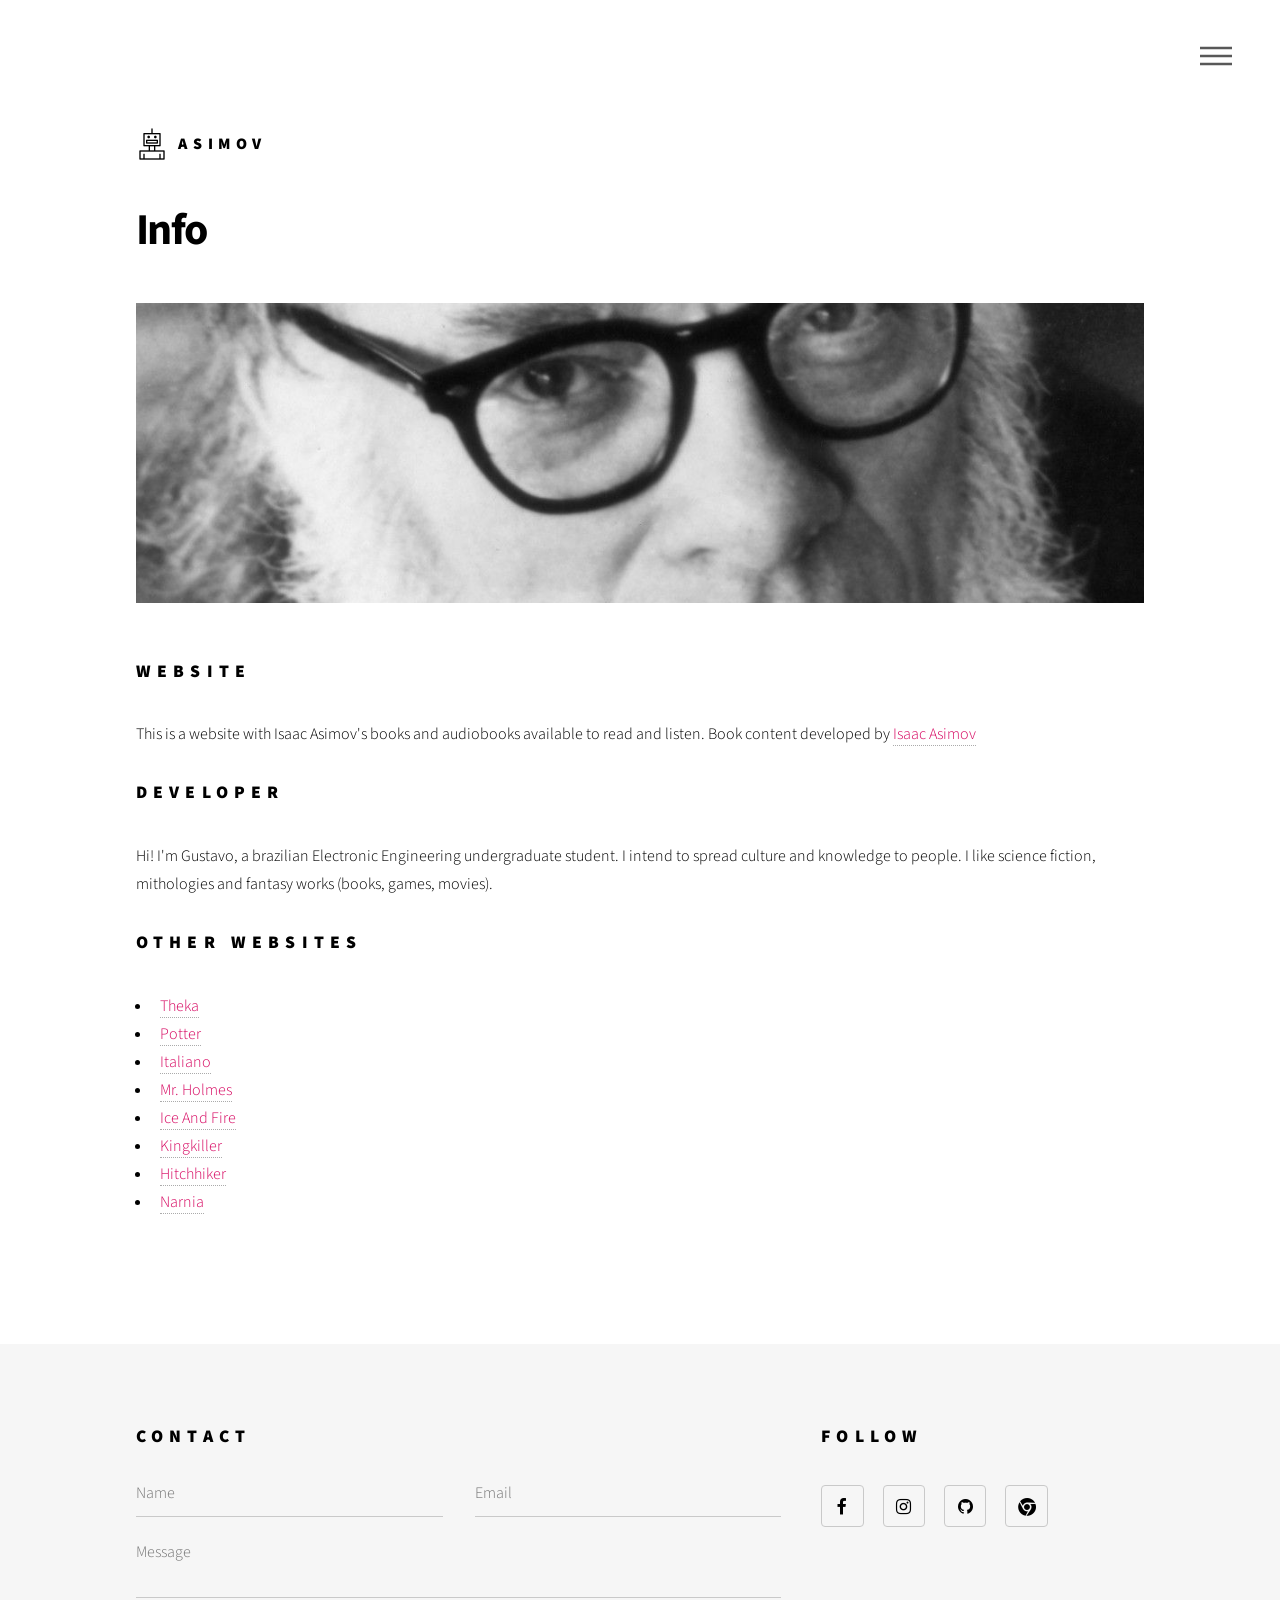
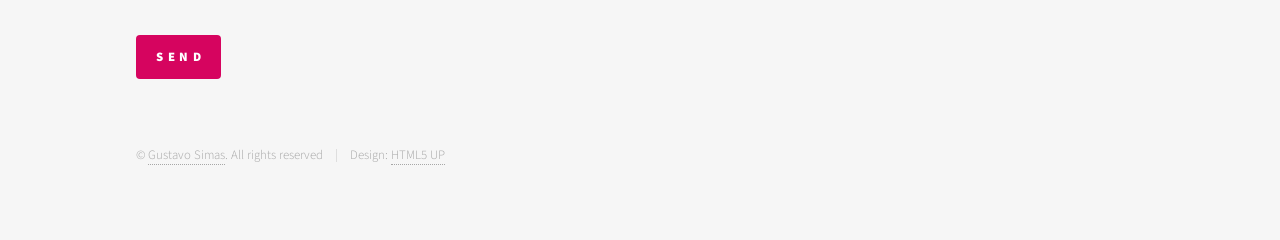
<file: info.html>
<!DOCTYPE HTML>
<!--
	Phantom by HTML5 UP
	html5up.net | @ajlkn
	Free for personal and commercial use under the CCA 3.0 license (html5up.net/license)
-->
<html>
<head>
	<title>Asimov</title>

	<link rel="shortcut icon" href="images/favicon.ico">


	<meta charset="utf-8" />
	<meta name="viewport" content="width=device-width, initial-scale=1" />
	<!--[if lte IE 8]><script src="assets/js/ie/html5shiv.js"></script><![endif]-->
	<link rel="stylesheet" href="assets/css/main.css" />
	<!--[if lte IE 9]><link rel="stylesheet" href="assets/css/ie9.css" /><![endif]-->
	<!--[if lte IE 8]><link rel="stylesheet" href="assets/css/ie8.css" /><![endif]-->


</head>
<body>
	<!-- Wrapper -->
	<div id="wrapper">

		<!-- Header -->
		<header id="header">
			<div class="inner">

				<!-- Logo -->
				<a href="index.html" class="logo">
					<span class="symbol"><img src="images/roboticon.png" alt="" /></span><span class="title">Asimov</span>
				</a>

				<!-- Nav -->
				<nav>
					<ul>
						<li><a href="#menu">Menu</a></li>
					</ul>
				</nav>

			</div>
		</header>

		<!-- Menu -->
		<nav id="menu">
			<h2>Menu</h2>
			<ul>
				<li><a href="index.html">Home</a></li>
				<li><a href="info.html">Info</a></li>
			</ul>
		</nav>

		<!-- Main -->
		<div id="main">
			<div class="inner">
				<h1>Info</h1>

				<style>
				.parallax { 
					/* The image used */
					background-image: url("images/asimov.jpg");

					/* Set a specific height */
					height: 300px; 

					/* Create the parallax scrolling effect */
					background-attachment: fixed;
					background-position: center;
					background-repeat: no-repeat;
					background-size: cover;
				}
			</style>

			<!-- Container element -->
			<div class="parallax"></div>
			<br><br>

			<h2>Website</h2>
			<p>This is a website with Isaac Asimov's books and audiobooks available to read and listen. Book content developed by <a target="_blank" href="https://en.wikipedia.org/wiki/Isaac_Asimov">Isaac Asimov</a></p>

			<h2>Developer</h2>
			<p>Hi! I'm Gustavo, a brazilian Electronic Engineering undergraduate student. I intend to spread culture and knowledge to people. I like science fiction, mithologies and fantasy works (books, games, movies).</p>

			<h2>Other websites</h2>
			<p><ul>
				<li><a href="http://theka.tk" target="_blank">Theka</a></li>
				<li><a href="http://potter.cf" target="_blank">Potter</a></li>
				<li><a href="http://italiano.ml" target="_blank">Italiano</a></li>
				<li><a href="http://mrholmes.ml" target="_blank">Mr. Holmes</a></li>
				<li><a href="http://iceandfire.ga" target="_blank">Ice And Fire</a></li>
				<li><a href="http://kingkiller.cf" target="_blank">Kingkiller</a></li>
				<li><a href="http://hitchhiker.tk" target="_blank">Hitchhiker</a></li>
				<li><a href="http://narnia.gq" target="_blank">Narnia</a></li>
			</ul>
			</p>

		</div>
	</div>

	<!-- Footer -->
	<footer id="footer">
		<div class="inner">
			<section>
				<h2>Contact</h2>
				<form action="https://formspree.io/gustavosimassilva@gmail.com" method="POST">
					<div class="field half first">
						<input type="text" name="Name" id="name" placeholder="Name" />
					</div>
					<div class="field half">
						<input type="email" name="Email" id="email" name="_replyto" placeholder="Email" />
					</div>
					<div class="field">
						<textarea name="Message" id="message" placeholder="Message"></textarea>
					</div>
					<ul class="actions">
						<li><input type="submit" value="Send" class="special" /></li>
					</ul>
				</form>
			</section>
			<section>
				<h2>Follow</h2>
				<ul class="icons">
					<li><a href="http://facebook.com/simasgs" target="_blank" class="icon style2 fa-facebook"><span class="label">Facebook</span></a></li>
					<li><a href="https:/instagram.com/tudoemsimas" target="_blank" class="icon style2 fa-instagram"><span class="label">Instagram</span></a></li>
					<li><a href="https://github.com/GSimas" target="_blank" class="icon style2 fa-github"><span class="label">GitHub</span></a></li>
					<li><a href="http://www.gsimas.github.io/" target="_blank" class="icon style2 fa-chrome"><span class="label">Phone</span></a></li>
				</ul>
			</section>
			<ul class="copyright">
				<li>&copy; <a target="_blank" href="http://gsimas.github.io">Gustavo Simas</a>. All rights reserved</li><li>Design: <a href="http://html5up.net">HTML5 UP</a></li>
			</ul>
		</div>
	</footer>

</div>

<!-- Scripts -->
<script src="assets/js/jquery.min.js"></script>
<script src="assets/js/skel.min.js"></script>
<script src="assets/js/util.js"></script>
<!--[if lte IE 8]><script src="assets/js/ie/respond.min.js"></script><![endif]-->
<script src="assets/js/main.js"></script>

</body>
</html>
</file>
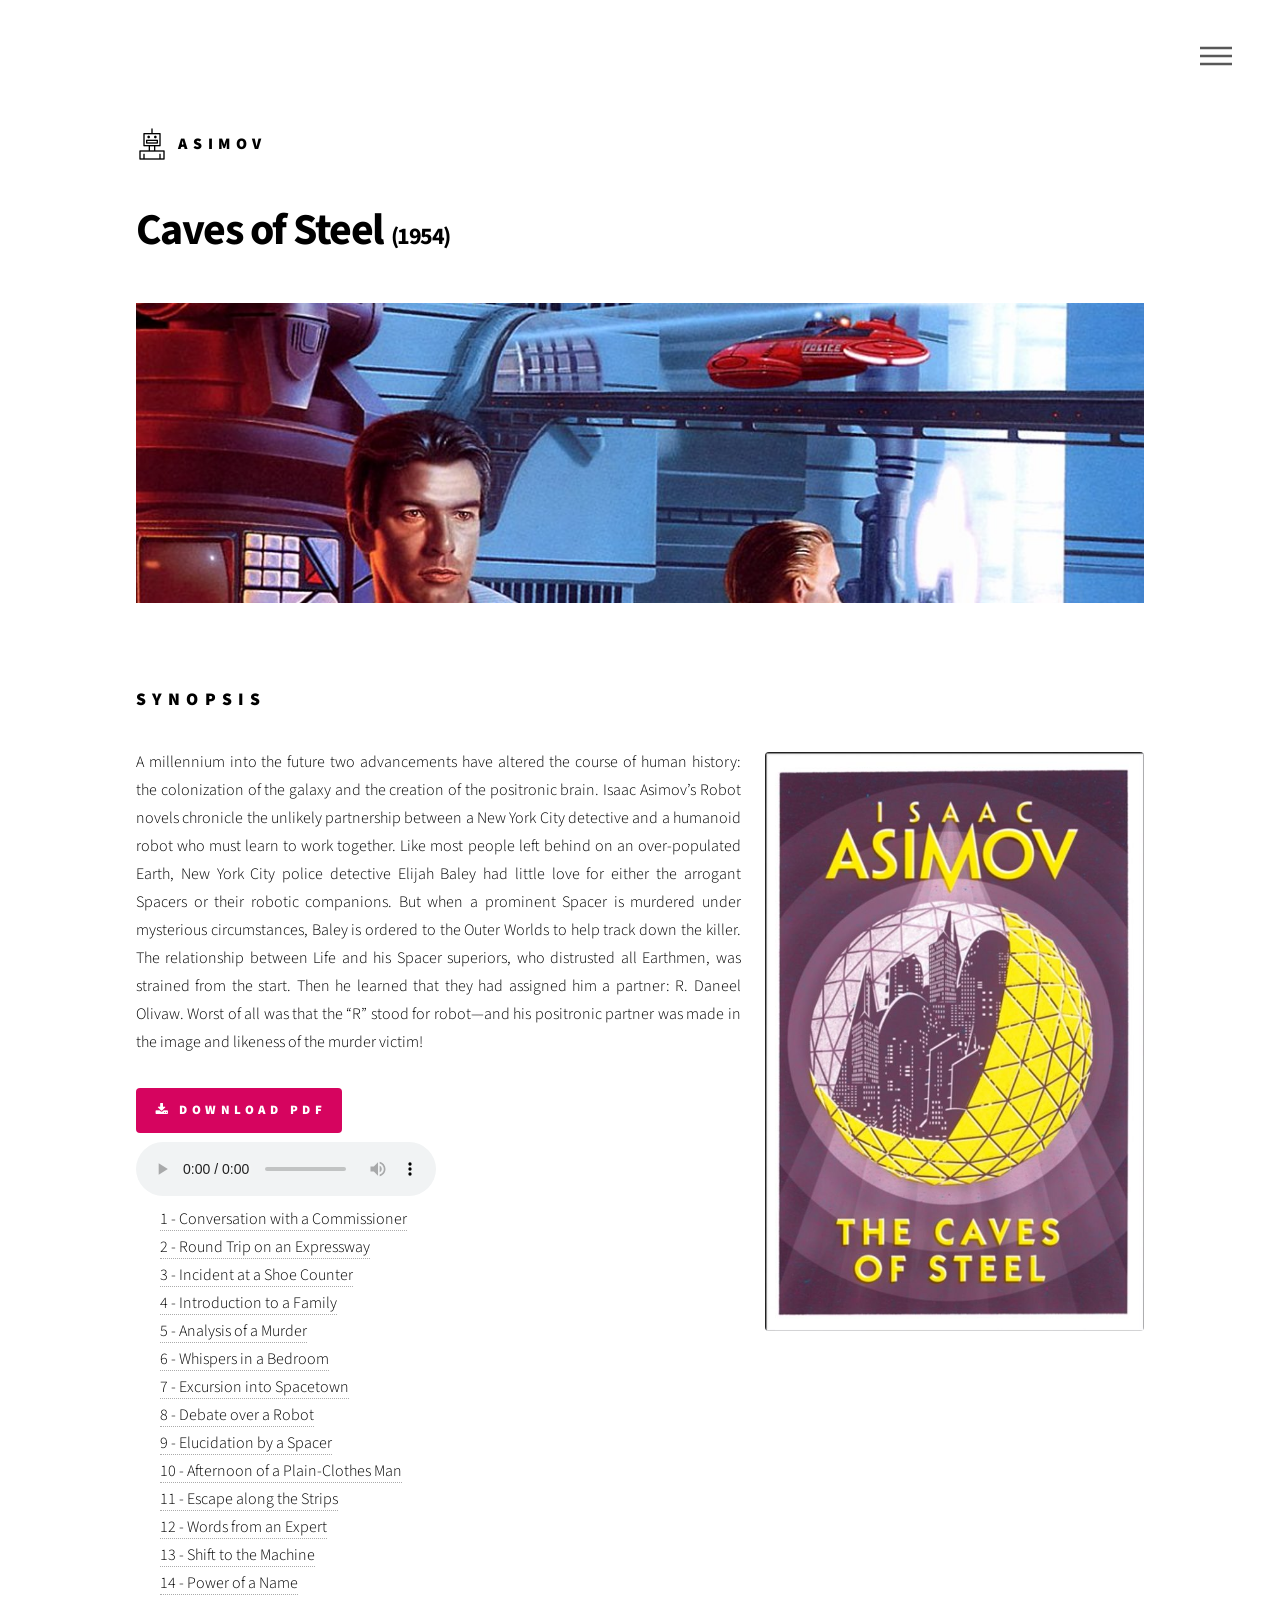
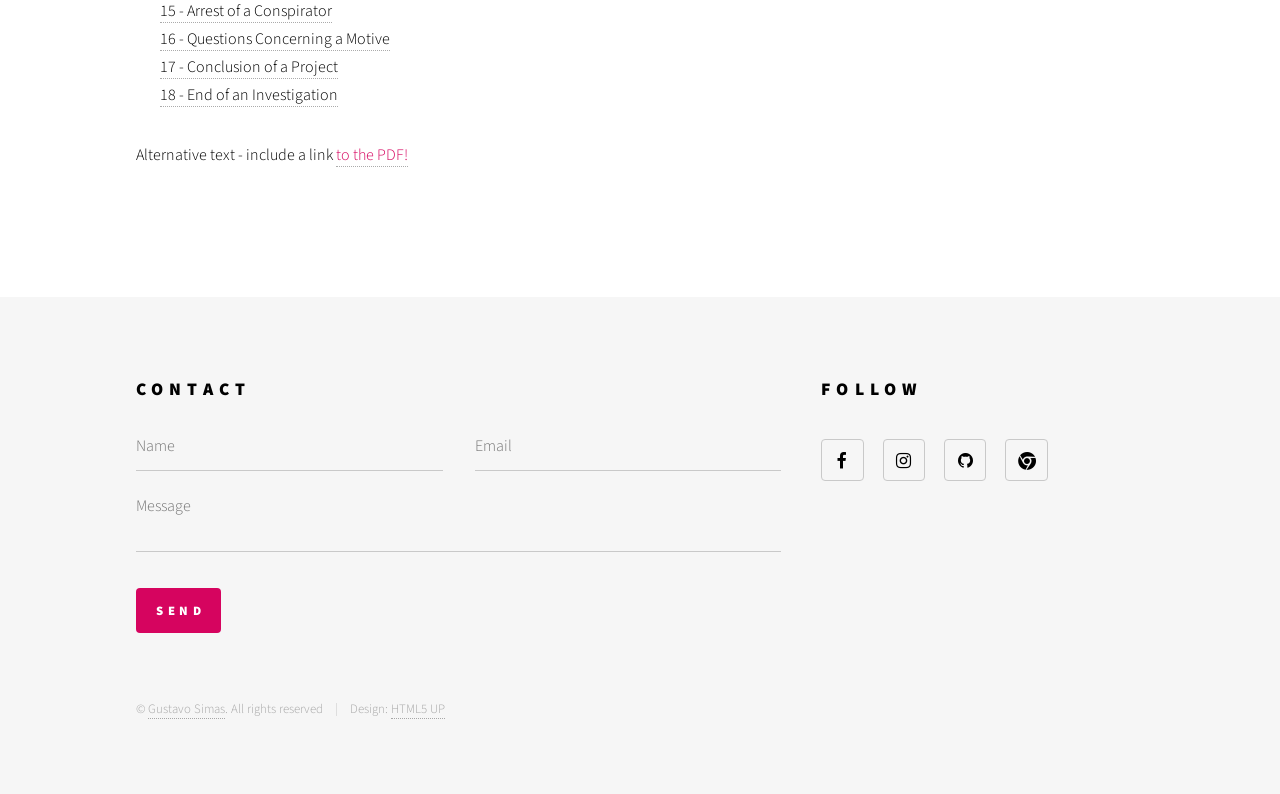
<file: Books/Caves_Steel/cavessteel.html>
<!DOCTYPE HTML>
<!--
	Phantom by HTML5 UP
	html5up.net | @ajlkn
	Free for personal and commercial use under the CCA 3.0 license (html5up.net/license)
-->
<html>
<head>
	<title>Asimov</title>

	<link rel="shortcut icon" href="../../images/favicon.ico">


	<meta charset="utf-8" />
	<meta name="viewport" content="width=device-width, initial-scale=1" />
	<!--[if lte IE 8]><script src="assets/js/ie/html5shiv.js"></script><![endif]-->
	<link rel="stylesheet" href="../../assets/css/main.css" />
	<!--[if lte IE 9]><link rel="stylesheet" href="assets/css/ie9.css" /><![endif]-->
	<!--[if lte IE 8]><link rel="stylesheet" href="assets/css/ie8.css" /><![endif]-->

	<style>
	#playlist{
		list-style: none;
	}
	#playlist li a{
		color:black;
		text-decoration: none;
	}
	#playlist .current-song a{
		color:blue;
	}
</style>


</head>
<body>
	<!-- Wrapper -->
	<div id="wrapper">

		<!-- Header -->
		<header id="header">
			<div class="inner">

				<!-- Logo -->
				<a href="../../index.html" class="logo">
					<span class="symbol"><img src="../../images/roboticon.png" alt="" /></span><span class="title">Asimov</span>
				</a>

				<!-- Nav -->
				<nav>
					<ul>
						<li><a href="#menu">Menu</a></li>
					</ul>
				</nav>

			</div>
		</header>

		<!-- Menu -->
		<nav id="menu">
			<h2>Menu</h2>
			<ul>
				<li><a href="../../index.html">Home</a></li>
				<li><a href="../../info.html">Info</a></li>
			</ul>
		</nav>

		<!-- Main -->
		<div id="main">
			<div class="inner">
				<h1>Caves of Steel <font size="5px">(1954)</font></h1>

				<style>
				.parallax { 
					/* The image used */
					background-image: url("cavessteelphoto.jpg");

					/* Set a specific height */
					height: 300px; 

					/* Create the parallax scrolling effect */
					background-attachment: fixed;
					background-position: center;
					background-repeat: no-repeat;
					background-size: cover;
				}
			</style>

			<!-- Container element -->
			<div class="parallax"></div>
			<br><br><br>

				<h2>Synopsis</h2>
				<p align="justify"><span class="image right"><a href="Caves of Steel.pdf" target="_blank"><img src="caves_steel_cover.jpeg" alt="" /></a></span>A millennium into the future two advancements have altered the course of human history: the colonization of the galaxy and the creation of the positronic brain. Isaac Asimov’s Robot novels chronicle the unlikely partnership between a New York City detective and a humanoid robot who must learn to work together.  

				Like most people left behind on an over-populated Earth, New York City police detective Elijah Baley had little love for either the arrogant Spacers or their robotic companions. But when a prominent Spacer is murdered under mysterious circumstances, Baley is ordered to the Outer Worlds to help track down the killer.  

				The relationship between Life and his Spacer superiors, who distrusted all Earthmen, was strained from the start. Then he learned that they had assigned him a partner: R. Daneel Olivaw.  Worst of all was that the “R” stood for robot—and his positronic partner was made in the image and likeness of the murder victim!</p>


				<a href="Caves of Steel.pdf" target="_blank" class="button special icon fa-download">Download PDF</a>
				<br>
				<audio autostart="0" autoplay="false" type="audio/mpeg" src="" controls id="audioPlayer">
					Sorry, your browser doesn't support html5!
				</audio>
				<ul id="playlist">

					<li class="current-song"><a href=""></a></li>

					<li><a href="https://ia800601.us.archive.org/25/items/IsaacAsimovAudioBookCollection/1954%20-%20The%20Caves%20of%20Steel%20%28Dufris%29%20192k%2007.43.51%20%7B638mb%7D/Caves%20of%20Steel%2001.mp3">1 - Conversation with a Commissioner</a></li>

					<li><a href="https://archive.org/download/IsaacAsimovAudioBookCollection/1954%20-%20The%20Caves%20of%20Steel%20%28Dufris%29%20192k%2007.43.51%20%7B638mb%7D/Caves%20of%20Steel%2002.mp3">2 - Round Trip on an Expressway</a></li>

					<li><a href="https://ia800601.us.archive.org/25/items/IsaacAsimovAudioBookCollection/1954%20-%20The%20Caves%20of%20Steel%20%28Dufris%29%20192k%2007.43.51%20%7B638mb%7D/Caves%20of%20Steel%2003.mp3">3 - Incident at a Shoe Counter</a></li>

					<li><a href="https://ia800601.us.archive.org/25/items/IsaacAsimovAudioBookCollection/1954%20-%20The%20Caves%20of%20Steel%20%28Dufris%29%20192k%2007.43.51%20%7B638mb%7D/Caves%20of%20Steel%2004.mp3">4 - Introduction to a Family</a></li>

					<li><a href="https://ia800601.us.archive.org/25/items/IsaacAsimovAudioBookCollection/1954%20-%20The%20Caves%20of%20Steel%20%28Dufris%29%20192k%2007.43.51%20%7B638mb%7D/Caves%20of%20Steel%2005.mp3">5 - Analysis of a Murder</a></li>

					<li><a href="https://ia800601.us.archive.org/25/items/IsaacAsimovAudioBookCollection/1954%20-%20The%20Caves%20of%20Steel%20%28Dufris%29%20192k%2007.43.51%20%7B638mb%7D/Caves%20of%20Steel%2006.mp3">6 - Whispers in a Bedroom</a></li>

					<li><a href="https://ia600601.us.archive.org/25/items/IsaacAsimovAudioBookCollection/1954%20-%20The%20Caves%20of%20Steel%20%28Dufris%29%20192k%2007.43.51%20%7B638mb%7D/Caves%20of%20Steel%2007.mp3">7 - Excursion into Spacetown</a></li>

					<li><a href="https://ia600601.us.archive.org/25/items/IsaacAsimovAudioBookCollection/1954%20-%20The%20Caves%20of%20Steel%20%28Dufris%29%20192k%2007.43.51%20%7B638mb%7D/Caves%20of%20Steel%2008.mp3">8 - Debate over a Robot</a></li>

					<li><a href="https://ia800601.us.archive.org/25/items/IsaacAsimovAudioBookCollection/1954%20-%20The%20Caves%20of%20Steel%20%28Dufris%29%20192k%2007.43.51%20%7B638mb%7D/Caves%20of%20Steel%2009.mp3">9 - Elucidation by a Spacer</a></li>

					<li><a href="https://ia800601.us.archive.org/25/items/IsaacAsimovAudioBookCollection/1954%20-%20The%20Caves%20of%20Steel%20%28Dufris%29%20192k%2007.43.51%20%7B638mb%7D/Caves%20of%20Steel%2010.mp3">10 - Afternoon of a Plain-Clothes Man</a></li>

					<li><a href="https://archive.org/download/IsaacAsimovAudioBookCollection/1954%20-%20The%20Caves%20of%20Steel%20%28Dufris%29%20192k%2007.43.51%20%7B638mb%7D/Caves%20of%20Steel%2011.mp3">11 - Escape along the Strips</a></li>

					<li><a href="https://ia800601.us.archive.org/25/items/IsaacAsimovAudioBookCollection/1954%20-%20The%20Caves%20of%20Steel%20%28Dufris%29%20192k%2007.43.51%20%7B638mb%7D/Caves%20of%20Steel%2012.mp3">12 - Words from an Expert</a></li>

					<li><a href="https://ia800601.us.archive.org/25/items/IsaacAsimovAudioBookCollection/1954%20-%20The%20Caves%20of%20Steel%20%28Dufris%29%20192k%2007.43.51%20%7B638mb%7D/Caves%20of%20Steel%2013.mp3">13 - Shift to the Machine</a></li>

					<li><a href="https://ia800601.us.archive.org/25/items/IsaacAsimovAudioBookCollection/1954%20-%20The%20Caves%20of%20Steel%20%28Dufris%29%20192k%2007.43.51%20%7B638mb%7D/Caves%20of%20Steel%2014.mp3">14 - Power of a Name</a></li>

					<li><a href="https://ia800601.us.archive.org/25/items/IsaacAsimovAudioBookCollection/1954%20-%20The%20Caves%20of%20Steel%20%28Dufris%29%20192k%2007.43.51%20%7B638mb%7D/Caves%20of%20Steel%2015.mp3">15 - Arrest of a Conspirator</a></li>

					<li><a href="https://ia800601.us.archive.org/25/items/IsaacAsimovAudioBookCollection/1954%20-%20The%20Caves%20of%20Steel%20%28Dufris%29%20192k%2007.43.51%20%7B638mb%7D/Caves%20of%20Steel%2016.mp3">16 - Questions Concerning a Motive</a></li>

					<li><a href="https://ia800601.us.archive.org/25/items/IsaacAsimovAudioBookCollection/1954%20-%20The%20Caves%20of%20Steel%20%28Dufris%29%20192k%2007.43.51%20%7B638mb%7D/Caves%20of%20Steel%2017.mp3">17 - Conclusion of a Project</a></li>

					<li><a href="https://ia800601.us.archive.org/25/items/IsaacAsimovAudioBookCollection/1954%20-%20The%20Caves%20of%20Steel%20%28Dufris%29%20192k%2007.43.51%20%7B638mb%7D/Caves%20of%20Steel%2018.mp3">18 - End of an Investigation</a></li>

				</ul>
				<script src="https://code.jquery.com/jquery-2.2.0.js"></script>
				<script src="../../assets/audioPlayer.js"></script>
				<script>
				        // loads the audio player
				        audioPlayer();
				    </script>

				    <object data="Caves of Steel.pdf" type="application/pdf" width="100%" height="900px">
				    	<p>Alternative text - include a link <a href="Caves of Steel.pdf">to the PDF!</a></p>
				    </object>

				</div>
			</div>

			<!-- Footer -->
			<footer id="footer">
				<div class="inner">
					<section>
						<h2>Contact</h2>
						<form action="https://formspree.io/gustavosimassilva@gmail.com" method="POST">
							<div class="field half first">
								<input type="text" name="Name" id="name" placeholder="Name" />
							</div>
							<div class="field half">
								<input type="email" name="Email" id="email" name="_replyto" placeholder="Email" />
							</div>
							<div class="field">
								<textarea name="Message" id="message" placeholder="Message"></textarea>
							</div>
							<ul class="actions">
								<li><input type="submit" value="Send" class="special" /></li>
							</ul>
						</form>
					</section>
					<section>
						<h2>Follow</h2>
						<ul class="icons">
							<li><a href="http://facebook.com/simasgs" target="_blank" class="icon style2 fa-facebook"><span class="label">Facebook</span></a></li>
							<li><a href="https:/instagram.com/tudoemsimas" target="_blank" class="icon style2 fa-instagram"><span class="label">Instagram</span></a></li>
							<li><a href="https://github.com/GSimas" target="_blank" class="icon style2 fa-github"><span class="label">GitHub</span></a></li>
							<li><a href="http://www.gsimas.github.io/" target="_blank" class="icon style2 fa-chrome"><span class="label">Phone</span></a></li>
						</ul>
					</section>
					<ul class="copyright">
						<li>&copy; <a target="_blank" href="http://gsimas.github.io">Gustavo Simas</a>. All rights reserved</li><li>Design: <a href="http://html5up.net">HTML5 UP</a></li>
					</ul>
				</div>
			</footer>

		</div>

		<!-- Scripts -->
		<script src="../../assets/js/jquery.min.js"></script>
		<script src="../../assets/js/skel.min.js"></script>
		<script src="../../assets/js/util.js"></script>
		<!--[if lte IE 8]><script src="assets/js/ie/respond.min.js"></script><![endif]-->
		<script src="../../assets/js/main.js"></script>

	</body>
	</html>
</file>
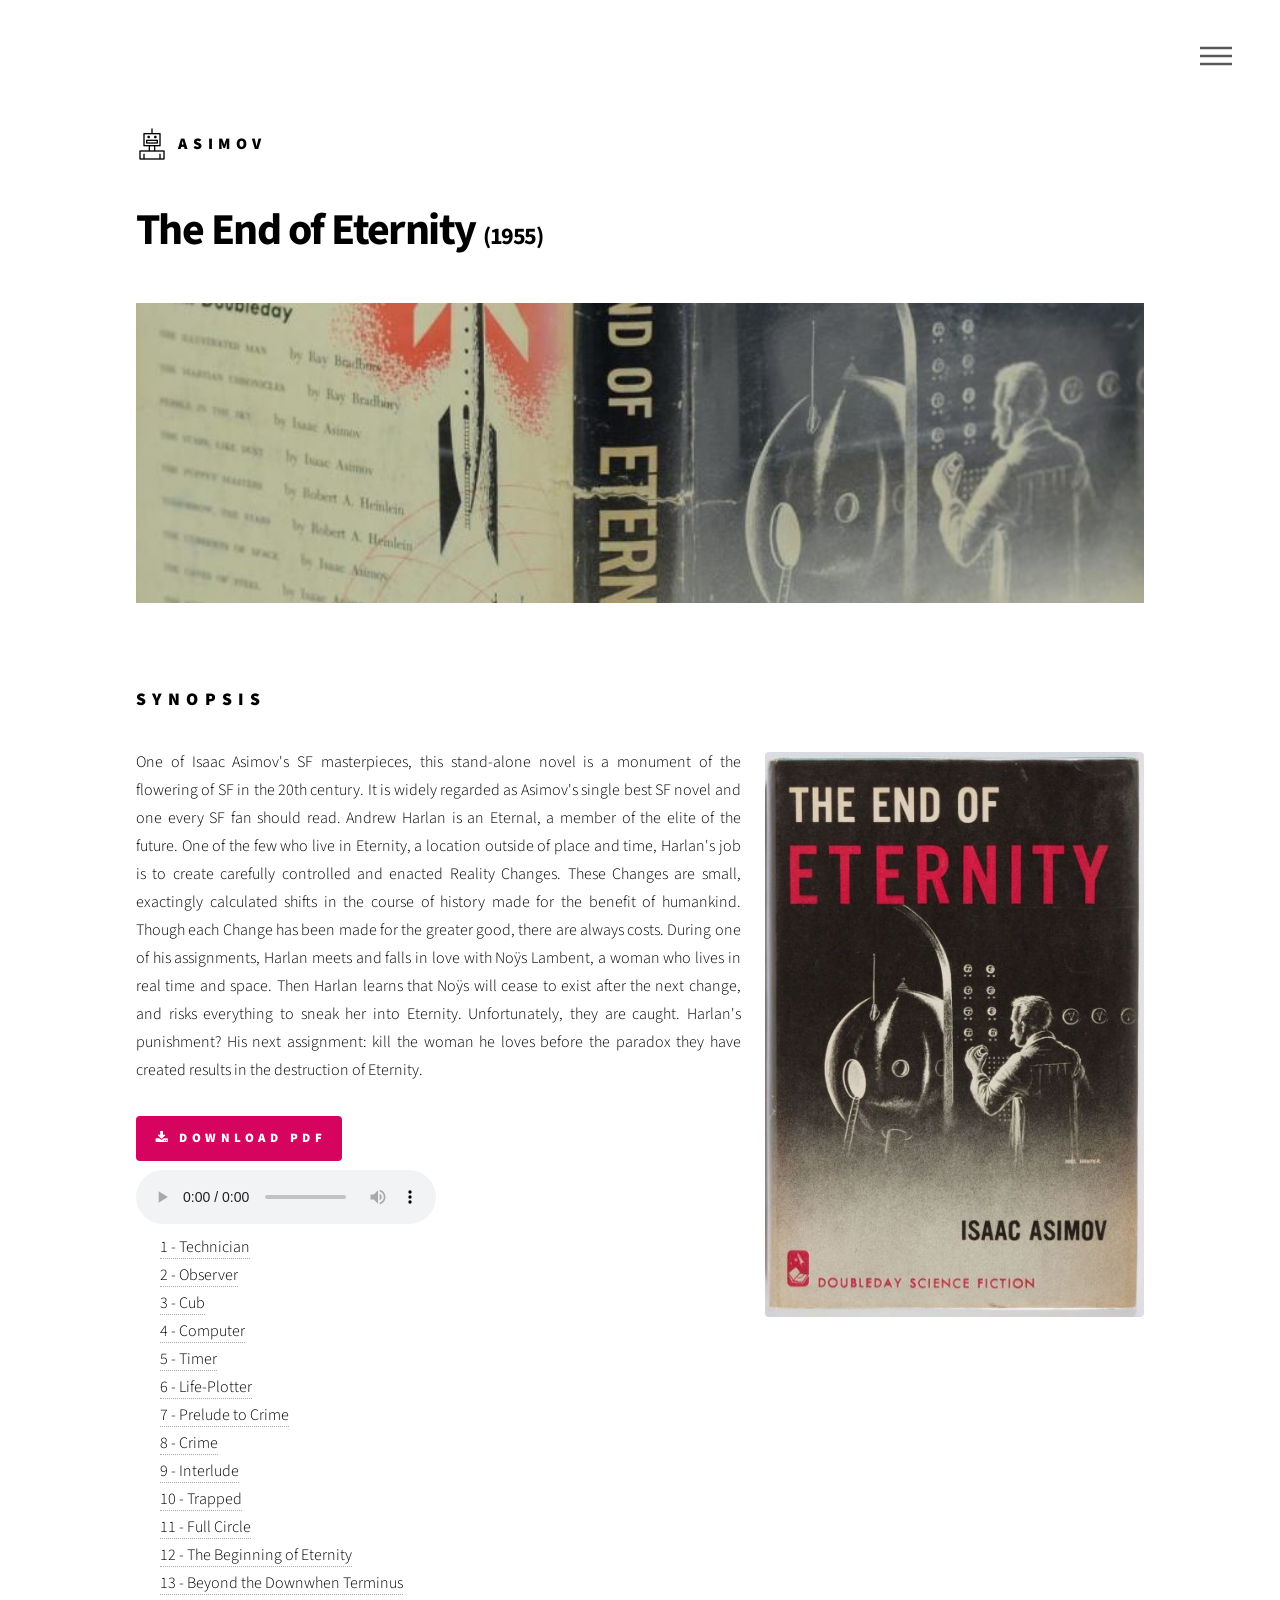
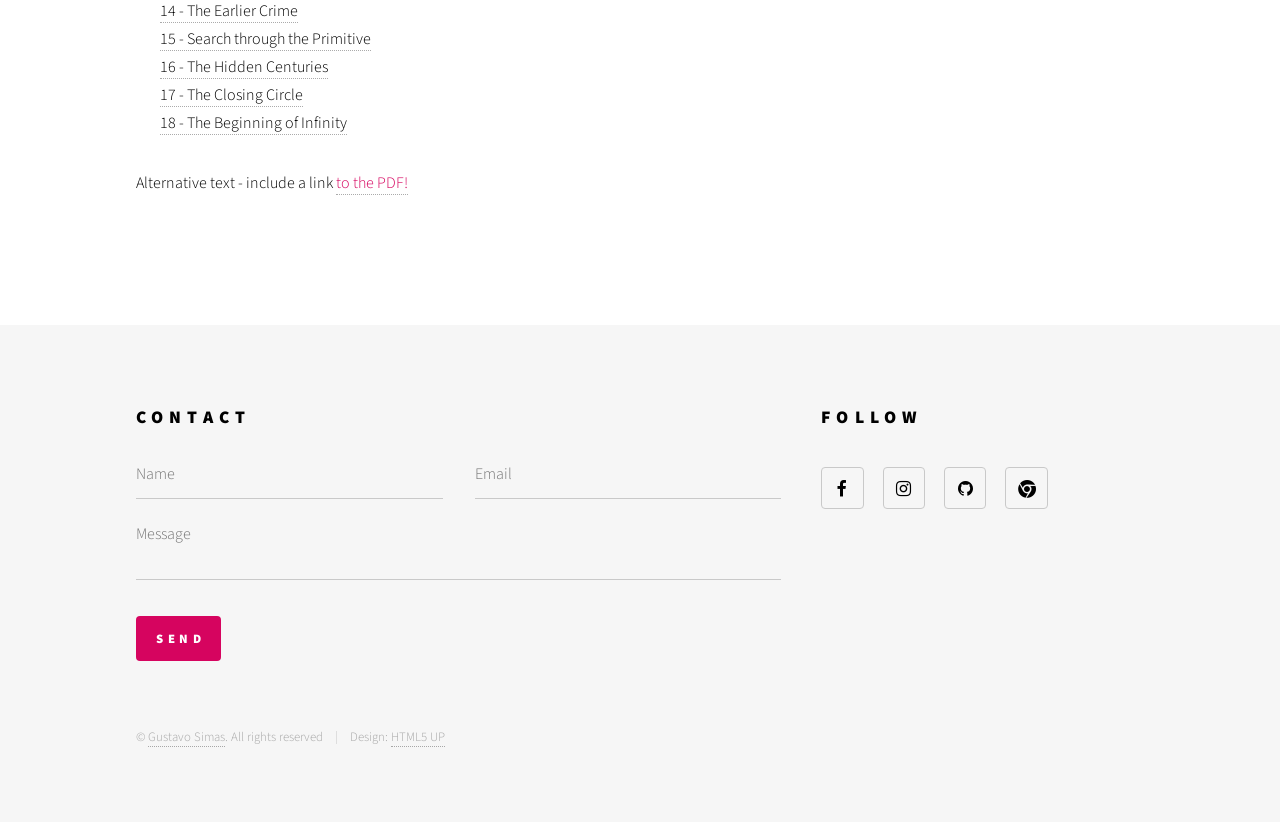
<file: Books/End_Eternity/endeternity.html>
<!DOCTYPE HTML>
<!--
	Phantom by HTML5 UP
	html5up.net | @ajlkn
	Free for personal and commercial use under the CCA 3.0 license (html5up.net/license)
-->
<html>
<head>
	<title>Asimov</title>

	<link rel="shortcut icon" href="../../images/favicon.ico">


	<meta charset="utf-8" />
	<meta name="viewport" content="width=device-width, initial-scale=1" />
	<!--[if lte IE 8]><script src="assets/js/ie/html5shiv.js"></script><![endif]-->
	<link rel="stylesheet" href="../../assets/css/main.css" />
	<!--[if lte IE 9]><link rel="stylesheet" href="assets/css/ie9.css" /><![endif]-->
	<!--[if lte IE 8]><link rel="stylesheet" href="assets/css/ie8.css" /><![endif]-->

	<style>
	#playlist{
		list-style: none;
	}
	#playlist li a{
		color:black;
		text-decoration: none;
	}
	#playlist .current-song a{
		color:blue;
	}
</style>


</head>
<body>
	<!-- Wrapper -->
	<div id="wrapper">

		<!-- Header -->
		<header id="header">
			<div class="inner">

				<!-- Logo -->
				<a href="../../index.html" class="logo">
					<span class="symbol"><img src="../../images/roboticon.png" alt="" /></span><span class="title">Asimov</span>
				</a>

				<!-- Nav -->
				<nav>
					<ul>
						<li><a href="#menu">Menu</a></li>
					</ul>
				</nav>

			</div>
		</header>

		<!-- Menu -->
		<nav id="menu">
			<h2>Menu</h2>
			<ul>
				<li><a href="../../index.html">Home</a></li>
				<li><a href="../../info.html">Info</a></li>
			</ul>
		</nav>

		<!-- Main -->
		<div id="main">
			<div class="inner">
				<h1>The End of Eternity <font size="5px">(1955)</font></h1>

				<style>
				.parallax { 
					/* The image used */
					background-image: url("endeternityphoto.jpg");

					/* Set a specific height */
					height: 300px; 

					/* Create the parallax scrolling effect */
					background-attachment: fixed;
					background-position: center;
					background-repeat: no-repeat;
					background-size: cover;
				}
			</style>

			<!-- Container element -->
			<div class="parallax"></div>
			<br><br><br>

				<h2>Synopsis</h2>
				<p align="justify"><span class="image right"><a href="The End of Eternity.pdf" target="_blank"><img src="end_eternity_cover.jpg" alt="" /></a></span>One of Isaac Asimov's SF masterpieces, this stand-alone novel is a monument of the flowering of SF in the 20th century. It is widely regarded as Asimov's single best SF novel and one every SF fan should read.

				Andrew Harlan is an Eternal, a member of the elite of the future. One of the few who live in Eternity, a location outside of place and time, Harlan's job is to create carefully controlled and enacted Reality Changes. These Changes are small, exactingly calculated shifts in the course of history made for the benefit of humankind. Though each Change has been made for the greater good, there are always costs.

				During one of his assignments, Harlan meets and falls in love with Noÿs Lambent, a woman who lives in real time and space. Then Harlan learns that Noÿs will cease to exist after the next change, and risks everything to sneak her into Eternity.

				Unfortunately, they are caught. Harlan's punishment? His next assignment: kill the woman he loves before the paradox they have created results in the destruction of Eternity.</p>


				<a href="The End of Eternity.pdf" target="_blank" class="button special icon fa-download">Download PDF</a>
				<br>
				<audio autostart="0" autoplay="false" type="audio/mpeg" src="" controls id="audioPlayer">
					Sorry, your browser doesn't support html5!
				</audio>
				<ul id="playlist">

					<li class="current-song"><a href=""></a></li>

					<li><a href="https://ia800601.us.archive.org/25/items/IsaacAsimovAudioBookCollection/1955%20-%20The%20End%20of%20Eternity%20%28Boehmer%29%2080k%2008.12.30%20%7B286mb%7D/End%20of%20Eternity%2001.mp3">1 - Technician</a></li>

					<li><a href="https://ia800601.us.archive.org/25/items/IsaacAsimovAudioBookCollection/1955%20-%20The%20End%20of%20Eternity%20%28Boehmer%29%2080k%2008.12.30%20%7B286mb%7D/End%20of%20Eternity%2002.mp3">2 - Observer</a></li>

					<li><a href="https://ia800601.us.archive.org/25/items/IsaacAsimovAudioBookCollection/1955%20-%20The%20End%20of%20Eternity%20%28Boehmer%29%2080k%2008.12.30%20%7B286mb%7D/End%20of%20Eternity%2003.mp3">3 - Cub</a></li>

					<li><a href="https://ia800601.us.archive.org/25/items/IsaacAsimovAudioBookCollection/1955%20-%20The%20End%20of%20Eternity%20%28Boehmer%29%2080k%2008.12.30%20%7B286mb%7D/End%20of%20Eternity%2004.mp3">4 - Computer</a></li>

					<li><a href="https://ia800601.us.archive.org/25/items/IsaacAsimovAudioBookCollection/1955%20-%20The%20End%20of%20Eternity%20%28Boehmer%29%2080k%2008.12.30%20%7B286mb%7D/End%20of%20Eternity%2005.mp3">5 - Timer</a></li>

					<li><a href="https://ia800601.us.archive.org/25/items/IsaacAsimovAudioBookCollection/1955%20-%20The%20End%20of%20Eternity%20%28Boehmer%29%2080k%2008.12.30%20%7B286mb%7D/End%20of%20Eternity%2006.mp3">6 - Life-Plotter</a></li>

					<li><a href="https://ia800601.us.archive.org/25/items/IsaacAsimovAudioBookCollection/1955%20-%20The%20End%20of%20Eternity%20%28Boehmer%29%2080k%2008.12.30%20%7B286mb%7D/End%20of%20Eternity%2007.mp3">7 - Prelude to Crime</a></li>

					<li><a href="https://ia800601.us.archive.org/25/items/IsaacAsimovAudioBookCollection/1955%20-%20The%20End%20of%20Eternity%20%28Boehmer%29%2080k%2008.12.30%20%7B286mb%7D/End%20of%20Eternity%2008.mp3">8 - Crime</a></li>

					<li><a href="https://ia600601.us.archive.org/25/items/IsaacAsimovAudioBookCollection/1955%20-%20The%20End%20of%20Eternity%20%28Boehmer%29%2080k%2008.12.30%20%7B286mb%7D/End%20of%20Eternity%2009.mp3">9 - Interlude</a></li>

					<li><a href="https://ia800601.us.archive.org/25/items/IsaacAsimovAudioBookCollection/1955%20-%20The%20End%20of%20Eternity%20%28Boehmer%29%2080k%2008.12.30%20%7B286mb%7D/End%20of%20Eternity%2010.mp3">10 - Trapped</a></li>

					<li><a href="https://ia800601.us.archive.org/25/items/IsaacAsimovAudioBookCollection/1955%20-%20The%20End%20of%20Eternity%20%28Boehmer%29%2080k%2008.12.30%20%7B286mb%7D/End%20of%20Eternity%2011.mp3">11 - Full Circle</a></li>

					<li><a href="https://ia800601.us.archive.org/25/items/IsaacAsimovAudioBookCollection/1955%20-%20The%20End%20of%20Eternity%20%28Boehmer%29%2080k%2008.12.30%20%7B286mb%7D/End%20of%20Eternity%2012.mp3">12 - The Beginning of Eternity</a></li>

					<li><a href="https://ia800601.us.archive.org/25/items/IsaacAsimovAudioBookCollection/1955%20-%20The%20End%20of%20Eternity%20%28Boehmer%29%2080k%2008.12.30%20%7B286mb%7D/End%20of%20Eternity%2013.mp3">13 - Beyond the Downwhen Terminus</a></li>

					<li><a href="https://ia800601.us.archive.org/25/items/IsaacAsimovAudioBookCollection/1955%20-%20The%20End%20of%20Eternity%20%28Boehmer%29%2080k%2008.12.30%20%7B286mb%7D/End%20of%20Eternity%2014.mp3">14 - The Earlier Crime</a></li>

					<li><a href="https://ia800601.us.archive.org/25/items/IsaacAsimovAudioBookCollection/1955%20-%20The%20End%20of%20Eternity%20%28Boehmer%29%2080k%2008.12.30%20%7B286mb%7D/End%20of%20Eternity%2015.mp3">15 - Search through the Primitive</a></li>

					<li><a href="https://ia800601.us.archive.org/25/items/IsaacAsimovAudioBookCollection/1955%20-%20The%20End%20of%20Eternity%20%28Boehmer%29%2080k%2008.12.30%20%7B286mb%7D/End%20of%20Eternity%2016.mp3">16 - The Hidden Centuries</a></li>

					<li><a href="https://ia800601.us.archive.org/25/items/IsaacAsimovAudioBookCollection/1955%20-%20The%20End%20of%20Eternity%20%28Boehmer%29%2080k%2008.12.30%20%7B286mb%7D/End%20of%20Eternity%2017.mp3">17 - The Closing Circle</a></li>

					<li><a href="https://ia800601.us.archive.org/25/items/IsaacAsimovAudioBookCollection/1955%20-%20The%20End%20of%20Eternity%20%28Boehmer%29%2080k%2008.12.30%20%7B286mb%7D/End%20of%20Eternity%2018.mp3">18 - The Beginning of Infinity</a></li>

				</ul>
				<script src="https://code.jquery.com/jquery-2.2.0.js"></script>
				<script src="../../assets/audioPlayer.js"></script>
				<script>
				        // loads the audio player
				        audioPlayer();
				    </script>

				    <object data="The End of Eternity.pdf" type="application/pdf" width="100%" height="900px">
				    	<p>Alternative text - include a link <a href="The End of Eternity.pdf">to the PDF!</a></p>
				    </object>

				</div>
			</div>

			<!-- Footer -->
			<footer id="footer">
				<div class="inner">
					<section>
						<h2>Contact</h2>
						<form action="https://formspree.io/gustavosimassilva@gmail.com" method="POST">
							<div class="field half first">
								<input type="text" name="Name" id="name" placeholder="Name" />
							</div>
							<div class="field half">
								<input type="email" name="Email" id="email" name="_replyto" placeholder="Email" />
							</div>
							<div class="field">
								<textarea name="Message" id="message" placeholder="Message"></textarea>
							</div>
							<ul class="actions">
								<li><input type="submit" value="Send" class="special" /></li>
							</ul>
						</form>
					</section>
					<section>
						<h2>Follow</h2>
						<ul class="icons">
							<li><a href="http://facebook.com/simasgs" target="_blank" class="icon style2 fa-facebook"><span class="label">Facebook</span></a></li>
							<li><a href="https:/instagram.com/tudoemsimas" target="_blank" class="icon style2 fa-instagram"><span class="label">Instagram</span></a></li>
							<li><a href="https://github.com/GSimas" target="_blank" class="icon style2 fa-github"><span class="label">GitHub</span></a></li>
							<li><a href="http://www.gsimas.github.io/" target="_blank" class="icon style2 fa-chrome"><span class="label">Phone</span></a></li>
						</ul>
					</section>
					<ul class="copyright">
						<li>&copy; <a target="_blank" href="http://gsimas.github.io">Gustavo Simas</a>. All rights reserved</li><li>Design: <a href="http://html5up.net">HTML5 UP</a></li>
					</ul>
				</div>
			</footer>

		</div>

		<!-- Scripts -->
		<script src="../../assets/js/jquery.min.js"></script>
		<script src="../../assets/js/skel.min.js"></script>
		<script src="../../assets/js/util.js"></script>
		<!--[if lte IE 8]><script src="assets/js/ie/respond.min.js"></script><![endif]-->
		<script src="../../assets/js/main.js"></script>

	</body>
	</html>
</file>
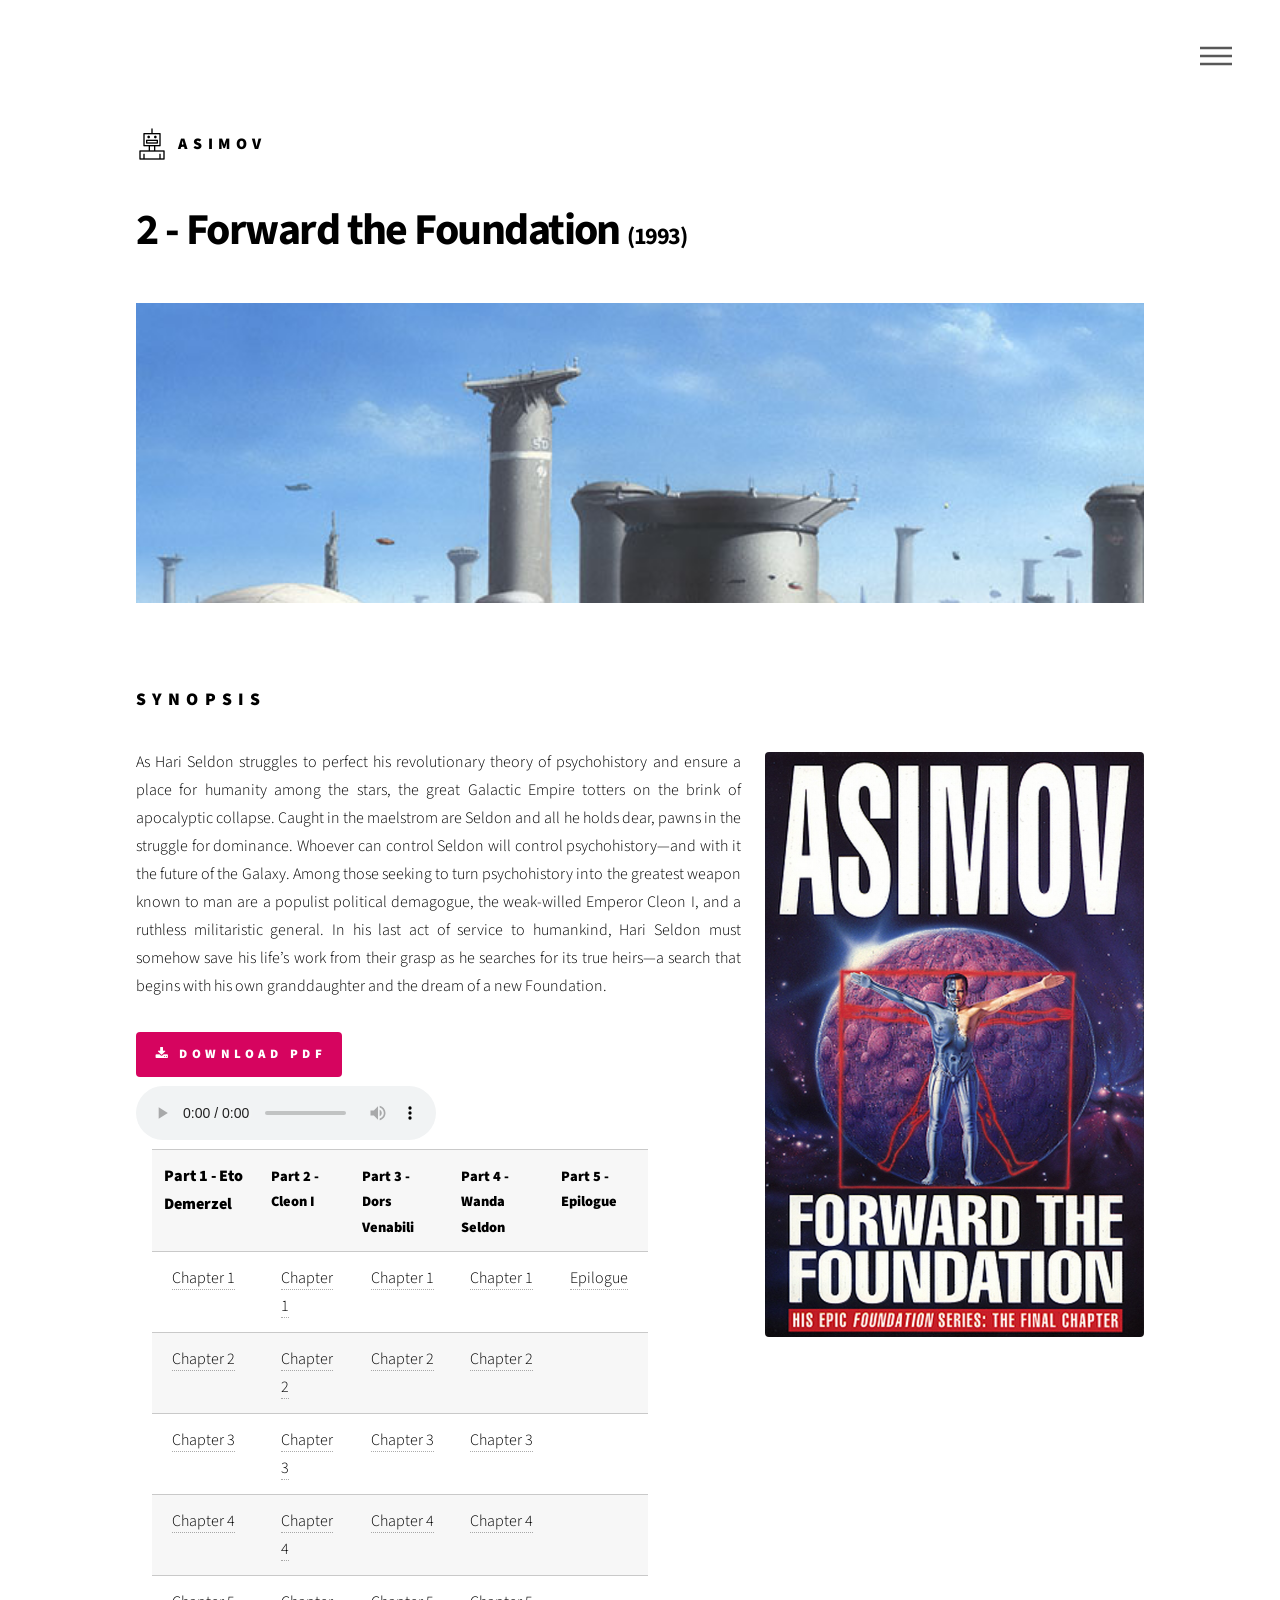
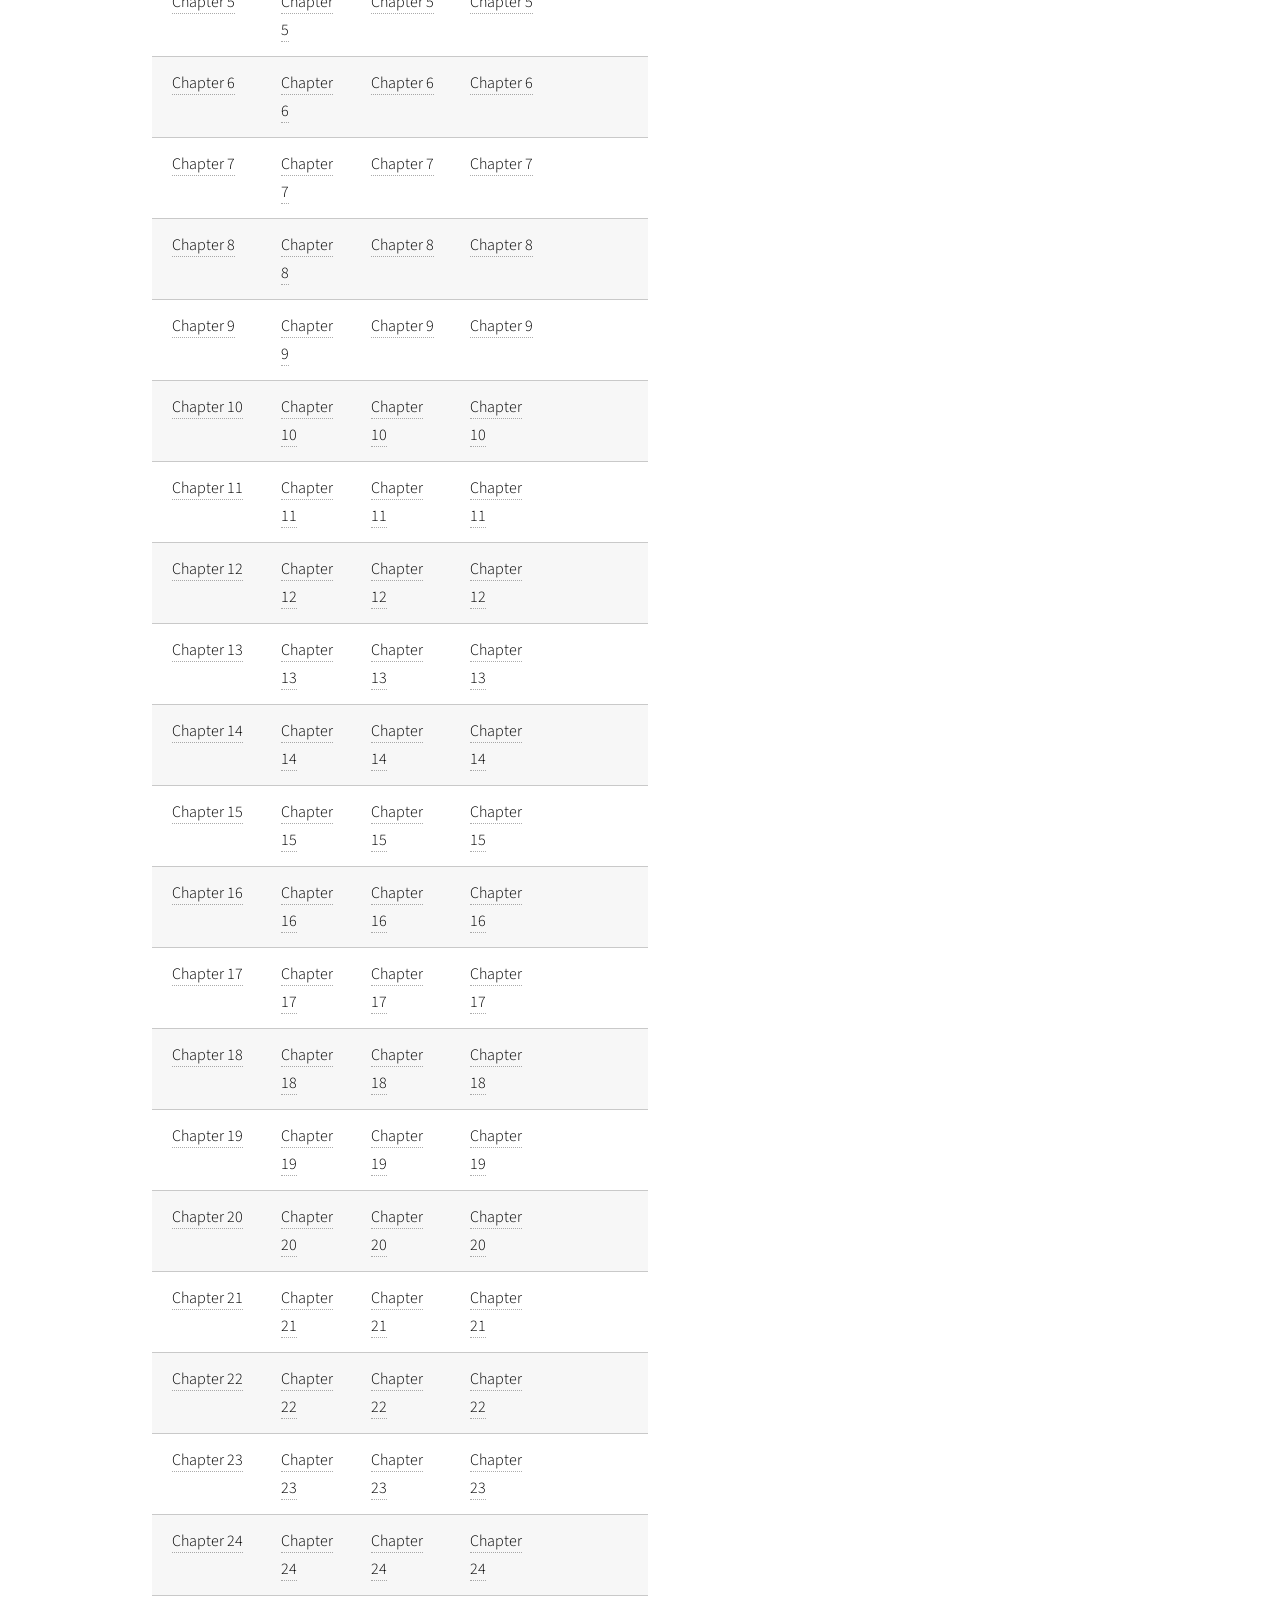
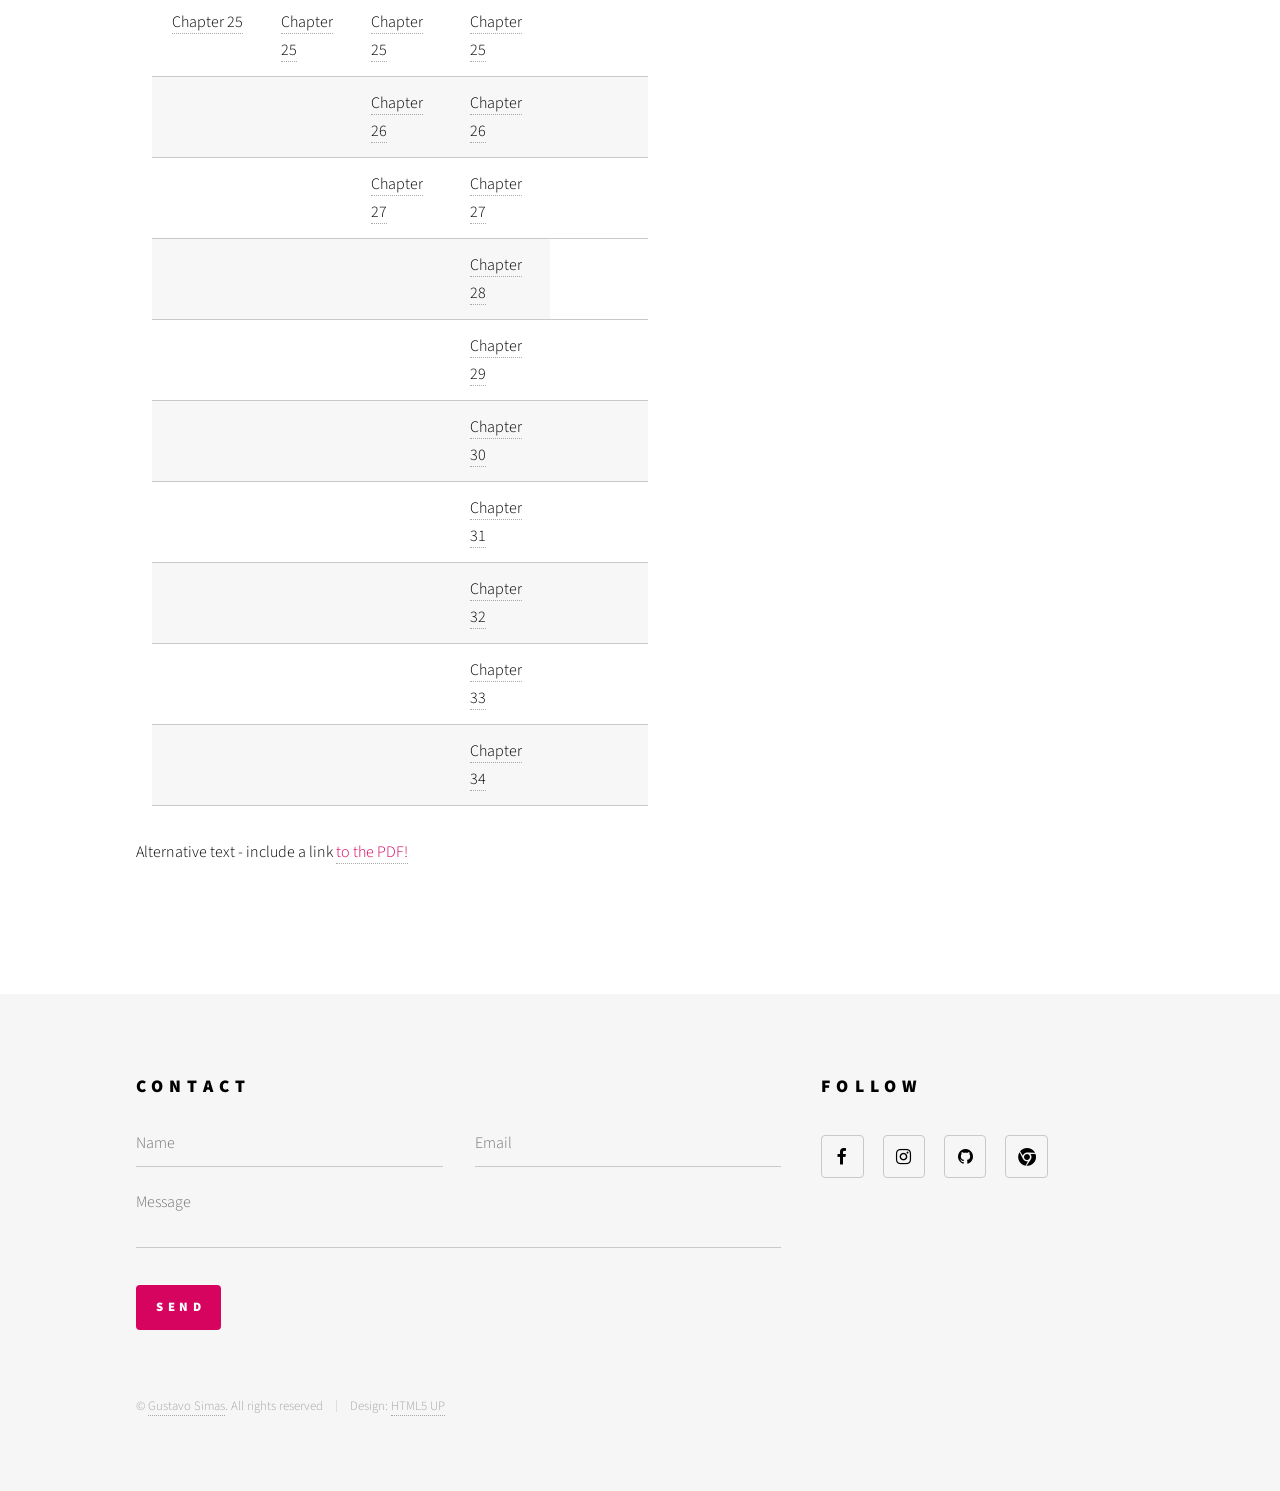
<file: Books/Forward_Foundation/forward.html>
<!DOCTYPE HTML>
<!--
	Phantom by HTML5 UP
	html5up.net | @ajlkn
	Free for personal and commercial use under the CCA 3.0 license (html5up.net/license)
-->
<html>
<head>
	<title>Asimov</title>

	<link rel="shortcut icon" href="../../images/favicon.ico">


	<meta charset="utf-8" />
	<meta name="viewport" content="width=device-width, initial-scale=1" />
	<!--[if lte IE 8]><script src="assets/js/ie/html5shiv.js"></script><![endif]-->
	<link rel="stylesheet" href="../../assets/css/main.css" />
	<!--[if lte IE 9]><link rel="stylesheet" href="assets/css/ie9.css" /><![endif]-->
	<!--[if lte IE 8]><link rel="stylesheet" href="assets/css/ie8.css" /><![endif]-->

	<style>
	#playlist{
		list-style: none;
	}
	#playlist li a{
		color:black;
		text-decoration: none;
	}
	#playlist .current-song a{
		color:blue;
	}
</style>


</head>
<body>
	<!-- Wrapper -->
	<div id="wrapper">

		<!-- Header -->
		<header id="header">
			<div class="inner">

				<!-- Logo -->
				<a href="../../index.html" class="logo">
					<span class="symbol"><img src="../../images/roboticon.png" alt="" /></span><span class="title">Asimov</span>
				</a>

				<!-- Nav -->
				<nav>
					<ul>
						<li><a href="#menu">Menu</a></li>
					</ul>
				</nav>

			</div>
		</header>

		<!-- Menu -->
		<nav id="menu">
			<h2>Menu</h2>
			<ul>
				<li><a href="../../index.html">Home</a></li>
				<li><a href="../../info.html">Info</a></li>
			</ul>
		</nav>

		<!-- Main -->
		<div id="main">
			<div class="inner">
				<h1>2 - Forward the Foundation <font size="5px">(1993)</font></h1>

				<style>
				.parallax { 
					/* The image used */
					background-image: url("forwardphoto.jpg");

					/* Set a specific height */
					height: 300px; 

					/* Create the parallax scrolling effect */
					background-attachment: fixed;
					background-position: center;
					background-repeat: no-repeat;
					background-size: cover;
				}
			</style>

			<!-- Container element -->
			<div class="parallax"></div>
			<br><br><br>

				<h2>Synopsis</h2>
				<p align="justify"><span class="image right"><a href="Forward the Foundation.pdf" target="_blank"><img src="forward_foundation_cover.jpg" alt="" /></a></span>As Hari Seldon struggles to perfect his revolutionary theory of psychohistory and ensure a place for humanity among the stars, the great Galactic Empire totters on the brink of apocalyptic collapse. Caught in the maelstrom are Seldon and all he holds dear, pawns in the struggle for dominance. Whoever can control Seldon will control psychohistory—and with it the future of the Galaxy.

				Among those seeking to turn psychohistory into the greatest weapon known to man are a populist political demagogue, the weak-willed Emperor Cleon I, and a ruthless militaristic general. In his last act of service to humankind, Hari Seldon must somehow save his life’s work from their grasp as he searches for its true heirs—a search that begins with his own granddaughter and the dream of a new Foundation.</p>


				<a href="Forward the Foundation.pdf" target="_blank" class="button special icon fa-download">Download PDF</a>
				<br>
				<audio autostart="0" autoplay="false" type="audio/mpeg" src="" controls id="audioPlayer">
					Sorry, your browser doesn't support html5!
				</audio>
				<ul id="playlist">

					<li class="current-song"><a href=""></a></li>
					<table style="width:50%">
						<tr>
							<td><b>Part 1 - Eto Demerzel</b></th>
							<th><b>Part 2 - Cleon I</b></th> 
							<th><b>Part 3 - Dors Venabili</b></th>
							<th><b>Part 4 - Wanda Seldon</b></th>
							<th><b>Part 5 - Epilogue</b></th>
						</tr>

						<tr>
							<td><li><a href="https://ia800601.us.archive.org/25/items/IsaacAsimovAudioBookCollection/1991%20-%20Forward%20the%20Foundation%20%28Cartwright%29%2056k%2012.18.15%20%7B318mb%7D/Forward%20the%20Foundation%20001.mp3">Chapter 1</a></li></td>
							<td><li><a href="https://archive.org/download/IsaacAsimovAudioBookCollection/1991%20-%20Forward%20the%20Foundation%20%28Cartwright%29%2056k%2012.18.15%20%7B318mb%7D/Forward%20the%20Foundation%20026.mp3">Chapter 1</a></li></td>
							<td><li><a href="https://archive.org/download/IsaacAsimovAudioBookCollection/1991%20-%20Forward%20the%20Foundation%20%28Cartwright%29%2056k%2012.18.15%20%7B318mb%7D/Forward%20the%20Foundation%20051.mp3">Chapter 1</a></li></td>
							<td><li><a href="https://ia800601.us.archive.org/25/items/IsaacAsimovAudioBookCollection/1991%20-%20Forward%20the%20Foundation%20%28Cartwright%29%2056k%2012.18.15%20%7B318mb%7D/Forward%20the%20Foundation%20078.mp3">Chapter 1</a></li></td>
							<td><li><a href="https://archive.org/download/IsaacAsimovAudioBookCollection/1991%20-%20Forward%20the%20Foundation%20%28Cartwright%29%2056k%2012.18.15%20%7B318mb%7D/Forward%20the%20Foundation%20112.mp3">Epilogue</a></li></td>
						</tr>

						<tr>
							<td><li><a href="https://ia800601.us.archive.org/25/items/IsaacAsimovAudioBookCollection/1991%20-%20Forward%20the%20Foundation%20%28Cartwright%29%2056k%2012.18.15%20%7B318mb%7D/Forward%20the%20Foundation%20002.mp3">Chapter 2</a></li></td>
							<td><li><a href="https://ia800601.us.archive.org/25/items/IsaacAsimovAudioBookCollection/1991%20-%20Forward%20the%20Foundation%20%28Cartwright%29%2056k%2012.18.15%20%7B318mb%7D/Forward%20the%20Foundation%20027.mp3">Chapter 2</a></li></td>
							<td><li><a href="https://archive.org/download/IsaacAsimovAudioBookCollection/1991%20-%20Forward%20the%20Foundation%20%28Cartwright%29%2056k%2012.18.15%20%7B318mb%7D/Forward%20the%20Foundation%20052.mp3">Chapter 2</a></li></td>
							<td><li><a href="https://archive.org/download/IsaacAsimovAudioBookCollection/1991%20-%20Forward%20the%20Foundation%20%28Cartwright%29%2056k%2012.18.15%20%7B318mb%7D/Forward%20the%20Foundation%20079.mp3">Chapter 2</a></li></td>
							<td><li></li></td>
						</tr>

						<tr>
							<td><li><a href="https://archive.org/download/IsaacAsimovAudioBookCollection/1991%20-%20Forward%20the%20Foundation%20%28Cartwright%29%2056k%2012.18.15%20%7B318mb%7D/Forward%20the%20Foundation%20003.mp3">Chapter 3</a></li></td>
							<td><li><a href="https://ia800601.us.archive.org/25/items/IsaacAsimovAudioBookCollection/1991%20-%20Forward%20the%20Foundation%20%28Cartwright%29%2056k%2012.18.15%20%7B318mb%7D/Forward%20the%20Foundation%20028.mp3">Chapter 3</a></li></td>
							<td><li><a href="https://archive.org/download/IsaacAsimovAudioBookCollection/1991%20-%20Forward%20the%20Foundation%20%28Cartwright%29%2056k%2012.18.15%20%7B318mb%7D/Forward%20the%20Foundation%20053.mp3">Chapter 3</a></li></td>
							<td><li><a href="https://ia800601.us.archive.org/25/items/IsaacAsimovAudioBookCollection/1991%20-%20Forward%20the%20Foundation%20%28Cartwright%29%2056k%2012.18.15%20%7B318mb%7D/Forward%20the%20Foundation%20080.mp3">Chapter 3</a></li></td>
							<td><li></li></td>
						</tr>

						<tr>
							<td><li><a href="https://ia800601.us.archive.org/25/items/IsaacAsimovAudioBookCollection/1991%20-%20Forward%20the%20Foundation%20%28Cartwright%29%2056k%2012.18.15%20%7B318mb%7D/Forward%20the%20Foundation%20004.mp3">Chapter 4</a></li></td>
							<td><li><a href="https://archive.org/download/IsaacAsimovAudioBookCollection/1991%20-%20Forward%20the%20Foundation%20%28Cartwright%29%2056k%2012.18.15%20%7B318mb%7D/Forward%20the%20Foundation%20029.mp3">Chapter 4</a></li></td>
							<td><li><a href="https://archive.org/download/IsaacAsimovAudioBookCollection/1991%20-%20Forward%20the%20Foundation%20%28Cartwright%29%2056k%2012.18.15%20%7B318mb%7D/Forward%20the%20Foundation%20054.mp3">Chapter 4</a></li></td>
							<td><li><a href="https://ia800601.us.archive.org/25/items/IsaacAsimovAudioBookCollection/1991%20-%20Forward%20the%20Foundation%20%28Cartwright%29%2056k%2012.18.15%20%7B318mb%7D/Forward%20the%20Foundation%20081.mp3">Chapter 4</a></li></td>
							<td><li></li></td>
						</tr>

						<tr>
							<td><li><a href="https://ia800601.us.archive.org/25/items/IsaacAsimovAudioBookCollection/1991%20-%20Forward%20the%20Foundation%20%28Cartwright%29%2056k%2012.18.15%20%7B318mb%7D/Forward%20the%20Foundation%20005.mp3">Chapter 5</a></li></td>
							<td><li><a href="https://ia800601.us.archive.org/25/items/IsaacAsimovAudioBookCollection/1991%20-%20Forward%20the%20Foundation%20%28Cartwright%29%2056k%2012.18.15%20%7B318mb%7D/Forward%20the%20Foundation%20030.mp3">Chapter 5</a></li></td>
							<td><li><a href="https://archive.org/download/IsaacAsimovAudioBookCollection/1991%20-%20Forward%20the%20Foundation%20%28Cartwright%29%2056k%2012.18.15%20%7B318mb%7D/Forward%20the%20Foundation%20055.mp3">Chapter 5</a></li></td>
							<td><li><a href="https://archive.org/download/IsaacAsimovAudioBookCollection/1991%20-%20Forward%20the%20Foundation%20%28Cartwright%29%2056k%2012.18.15%20%7B318mb%7D/Forward%20the%20Foundation%20082.mp3">Chapter 5</a></li></td>
							<td><li></li></td>
						</tr>

						<tr>
							<td><li><a href="https://ia800601.us.archive.org/25/items/IsaacAsimovAudioBookCollection/1991%20-%20Forward%20the%20Foundation%20%28Cartwright%29%2056k%2012.18.15%20%7B318mb%7D/Forward%20the%20Foundation%20006.mp3">Chapter 6</a></li></td>
							<td><li><a href="https://archive.org/download/IsaacAsimovAudioBookCollection/1991%20-%20Forward%20the%20Foundation%20%28Cartwright%29%2056k%2012.18.15%20%7B318mb%7D/Forward%20the%20Foundation%20031.mp3">Chapter 6</a></li></td>
							<td><li><a href="https://archive.org/download/IsaacAsimovAudioBookCollection/1991%20-%20Forward%20the%20Foundation%20%28Cartwright%29%2056k%2012.18.15%20%7B318mb%7D/Forward%20the%20Foundation%20056.mp3">Chapter 6</a></li></td>
							<td><li><a href="https://archive.org/download/IsaacAsimovAudioBookCollection/1991%20-%20Forward%20the%20Foundation%20%28Cartwright%29%2056k%2012.18.15%20%7B318mb%7D/Forward%20the%20Foundation%20083.mp3">Chapter 6</a></li></td>
							<td><li></li></td>
						</tr>

						<tr>
							<td><li><a href="https://archive.org/download/IsaacAsimovAudioBookCollection/1991%20-%20Forward%20the%20Foundation%20%28Cartwright%29%2056k%2012.18.15%20%7B318mb%7D/Forward%20the%20Foundation%20007.mp3">Chapter 7</a></li></td>
							<td><li><a href="https://archive.org/download/IsaacAsimovAudioBookCollection/1991%20-%20Forward%20the%20Foundation%20%28Cartwright%29%2056k%2012.18.15%20%7B318mb%7D/Forward%20the%20Foundation%20032.mp3">Chapter 7</a></li></td>
							<td><li><a href="https://archive.org/download/IsaacAsimovAudioBookCollection/1991%20-%20Forward%20the%20Foundation%20%28Cartwright%29%2056k%2012.18.15%20%7B318mb%7D/Forward%20the%20Foundation%20057.mp3">Chapter 7</a></li></td>
							<td><li><a href="https://archive.org/download/IsaacAsimovAudioBookCollection/1991%20-%20Forward%20the%20Foundation%20%28Cartwright%29%2056k%2012.18.15%20%7B318mb%7D/Forward%20the%20Foundation%20084.mp3">Chapter 7</a></li></td>
							<td><li></li></td>
						</tr>

						<tr>
							<td><li><a href="https://ia800601.us.archive.org/25/items/IsaacAsimovAudioBookCollection/1991%20-%20Forward%20the%20Foundation%20%28Cartwright%29%2056k%2012.18.15%20%7B318mb%7D/Forward%20the%20Foundation%20008.mp3">Chapter 8</a></li></td>
							<td><li><a href="https://archive.org/download/IsaacAsimovAudioBookCollection/1991%20-%20Forward%20the%20Foundation%20%28Cartwright%29%2056k%2012.18.15%20%7B318mb%7D/Forward%20the%20Foundation%20033.mp3">Chapter 8</a></li></td>
							<td><li><a href="https://archive.org/download/IsaacAsimovAudioBookCollection/1991%20-%20Forward%20the%20Foundation%20%28Cartwright%29%2056k%2012.18.15%20%7B318mb%7D/Forward%20the%20Foundation%20058.mp3">Chapter 8</a></li></td>
							<td><li><a href="https://archive.org/download/IsaacAsimovAudioBookCollection/1991%20-%20Forward%20the%20Foundation%20%28Cartwright%29%2056k%2012.18.15%20%7B318mb%7D/Forward%20the%20Foundation%20085.mp3">Chapter 8</a></li></td>
							<td><li></li></td>
						</tr>

						<tr>
							<td><li><a href="https://archive.org/download/IsaacAsimovAudioBookCollection/1991%20-%20Forward%20the%20Foundation%20%28Cartwright%29%2056k%2012.18.15%20%7B318mb%7D/Forward%20the%20Foundation%20009.mp3">Chapter 9</a></li></td>
							<td><li><a href="https://archive.org/download/IsaacAsimovAudioBookCollection/1991%20-%20Forward%20the%20Foundation%20%28Cartwright%29%2056k%2012.18.15%20%7B318mb%7D/Forward%20the%20Foundation%20034.mp3">Chapter 9</a></li></td>
							<td><li><a href="https://archive.org/download/IsaacAsimovAudioBookCollection/1991%20-%20Forward%20the%20Foundation%20%28Cartwright%29%2056k%2012.18.15%20%7B318mb%7D/Forward%20the%20Foundation%20059.mp3">Chapter 9</a></li></td>
							<td><li><a href="https://archive.org/download/IsaacAsimovAudioBookCollection/1991%20-%20Forward%20the%20Foundation%20%28Cartwright%29%2056k%2012.18.15%20%7B318mb%7D/Forward%20the%20Foundation%20086.mp3">Chapter 9</a></li></td>
							<td><li></li></td>
						</tr>

						<tr>
							<td><li><a href="https://archive.org/download/IsaacAsimovAudioBookCollection/1991%20-%20Forward%20the%20Foundation%20%28Cartwright%29%2056k%2012.18.15%20%7B318mb%7D/Forward%20the%20Foundation%20010.mp3">Chapter 10</a></li></td>
							<td><li><a href="https://archive.org/download/IsaacAsimovAudioBookCollection/1991%20-%20Forward%20the%20Foundation%20%28Cartwright%29%2056k%2012.18.15%20%7B318mb%7D/Forward%20the%20Foundation%20035.mp3">Chapter 10</a></li></td>
							<td><li><a href="https://archive.org/download/IsaacAsimovAudioBookCollection/1991%20-%20Forward%20the%20Foundation%20%28Cartwright%29%2056k%2012.18.15%20%7B318mb%7D/Forward%20the%20Foundation%20060.mp3">Chapter 10</a></li></td>
							<td><li><a href="https://archive.org/download/IsaacAsimovAudioBookCollection/1991%20-%20Forward%20the%20Foundation%20%28Cartwright%29%2056k%2012.18.15%20%7B318mb%7D/Forward%20the%20Foundation%20087.mp3">Chapter 10</a></li></td>
							<td><li></li></td>
						</tr>

						<tr>
							<td><li><a href="https://archive.org/download/IsaacAsimovAudioBookCollection/1991%20-%20Forward%20the%20Foundation%20%28Cartwright%29%2056k%2012.18.15%20%7B318mb%7D/Forward%20the%20Foundation%20011.mp3">Chapter 11</a></li></td>
							<td><li><a href="https://archive.org/download/IsaacAsimovAudioBookCollection/1991%20-%20Forward%20the%20Foundation%20%28Cartwright%29%2056k%2012.18.15%20%7B318mb%7D/Forward%20the%20Foundation%20036.mp3">Chapter 11</a></li></td>
							<td><li><a href="https://archive.org/download/IsaacAsimovAudioBookCollection/1991%20-%20Forward%20the%20Foundation%20%28Cartwright%29%2056k%2012.18.15%20%7B318mb%7D/Forward%20the%20Foundation%20061.mp3">Chapter 11</a></li></td>
							<td><li><a href="https://archive.org/download/IsaacAsimovAudioBookCollection/1991%20-%20Forward%20the%20Foundation%20%28Cartwright%29%2056k%2012.18.15%20%7B318mb%7D/Forward%20the%20Foundation%20088.mp3">Chapter 11</a></li></td>
							<td><li></li></td>

						<tr>
							<td><li><a href="https://archive.org/download/IsaacAsimovAudioBookCollection/1991%20-%20Forward%20the%20Foundation%20%28Cartwright%29%2056k%2012.18.15%20%7B318mb%7D/Forward%20the%20Foundation%20012.mp3">Chapter 12</a></li></td>
							<td><li><a href="https://archive.org/download/IsaacAsimovAudioBookCollection/1991%20-%20Forward%20the%20Foundation%20%28Cartwright%29%2056k%2012.18.15%20%7B318mb%7D/Forward%20the%20Foundation%20037.mp3">Chapter 12</a></li></td>
							<td><li><a href="https://archive.org/download/IsaacAsimovAudioBookCollection/1991%20-%20Forward%20the%20Foundation%20%28Cartwright%29%2056k%2012.18.15%20%7B318mb%7D/Forward%20the%20Foundation%20062.mp3">Chapter 12</a></li></td>
							<td><li><a href="https://archive.org/download/IsaacAsimovAudioBookCollection/1991%20-%20Forward%20the%20Foundation%20%28Cartwright%29%2056k%2012.18.15%20%7B318mb%7D/Forward%20the%20Foundation%20089.mp3">Chapter 12</a></li></td>
							<td><li></li></td>
						</tr>

						<tr>
							<td><li><a href="https://archive.org/download/IsaacAsimovAudioBookCollection/1991%20-%20Forward%20the%20Foundation%20%28Cartwright%29%2056k%2012.18.15%20%7B318mb%7D/Forward%20the%20Foundation%20013.mp3">Chapter 13</a></li></td>
							<td><li><a href="https://archive.org/download/IsaacAsimovAudioBookCollection/1991%20-%20Forward%20the%20Foundation%20%28Cartwright%29%2056k%2012.18.15%20%7B318mb%7D/Forward%20the%20Foundation%20038.mp3">Chapter 13</a></li></td>
							<td><li><a href="https://ia800601.us.archive.org/25/items/IsaacAsimovAudioBookCollection/1991%20-%20Forward%20the%20Foundation%20%28Cartwright%29%2056k%2012.18.15%20%7B318mb%7D/Forward%20the%20Foundation%20063.mp3">Chapter 13</a></li></td>
							<td><li><a href="https://archive.org/download/IsaacAsimovAudioBookCollection/1991%20-%20Forward%20the%20Foundation%20%28Cartwright%29%2056k%2012.18.15%20%7B318mb%7D/Forward%20the%20Foundation%20090.mp3">Chapter 13</a></li></td>
							<td><li></li></td>
						</tr>

						<tr>
							<td><li><a href="https://ia800601.us.archive.org/25/items/IsaacAsimovAudioBookCollection/1991%20-%20Forward%20the%20Foundation%20%28Cartwright%29%2056k%2012.18.15%20%7B318mb%7D/Forward%20the%20Foundation%20014.mp3">Chapter 14</a></li></td>
							<td><li><a href="https://archive.org/download/IsaacAsimovAudioBookCollection/1991%20-%20Forward%20the%20Foundation%20%28Cartwright%29%2056k%2012.18.15%20%7B318mb%7D/Forward%20the%20Foundation%20039.mp3">Chapter 14</a></li></td>
							<td><li><a href="https://archive.org/download/IsaacAsimovAudioBookCollection/1991%20-%20Forward%20the%20Foundation%20%28Cartwright%29%2056k%2012.18.15%20%7B318mb%7D/Forward%20the%20Foundation%20064.mp3">Chapter 14</a></li></td>
							<td><li><a href="https://archive.org/download/IsaacAsimovAudioBookCollection/1991%20-%20Forward%20the%20Foundation%20%28Cartwright%29%2056k%2012.18.15%20%7B318mb%7D/Forward%20the%20Foundation%20091.mp3">Chapter 14</a></li></td>
							<td><li></li></td>

						<tr>
							<td><li><a href="https://ia800601.us.archive.org/25/items/IsaacAsimovAudioBookCollection/1991%20-%20Forward%20the%20Foundation%20%28Cartwright%29%2056k%2012.18.15%20%7B318mb%7D/Forward%20the%20Foundation%20015.mp3">Chapter 15</a></li></td>
							<td><li><a href="https://archive.org/download/IsaacAsimovAudioBookCollection/1991%20-%20Forward%20the%20Foundation%20%28Cartwright%29%2056k%2012.18.15%20%7B318mb%7D/Forward%20the%20Foundation%20040.mp3">Chapter 15</a></li></td>
							<td><li><a href="https://archive.org/download/IsaacAsimovAudioBookCollection/1991%20-%20Forward%20the%20Foundation%20%28Cartwright%29%2056k%2012.18.15%20%7B318mb%7D/Forward%20the%20Foundation%20065.mp3">Chapter 15</a></li></td>
							<td><li><a href="https://archive.org/download/IsaacAsimovAudioBookCollection/1991%20-%20Forward%20the%20Foundation%20%28Cartwright%29%2056k%2012.18.15%20%7B318mb%7D/Forward%20the%20Foundation%20092.mp3">Chapter 15</a></li></td>
							<td><li></li></td>
						</tr>

						<tr>
							<td><li><a href="https://archive.org/download/IsaacAsimovAudioBookCollection/1991%20-%20Forward%20the%20Foundation%20%28Cartwright%29%2056k%2012.18.15%20%7B318mb%7D/Forward%20the%20Foundation%20016.mp3">Chapter 16</a></li></td>
							<td><li><a href="https://archive.org/download/IsaacAsimovAudioBookCollection/1991%20-%20Forward%20the%20Foundation%20%28Cartwright%29%2056k%2012.18.15%20%7B318mb%7D/Forward%20the%20Foundation%20041.mp3">Chapter 16</a></li></td>
							<td><li><a href="https://archive.org/download/IsaacAsimovAudioBookCollection/1991%20-%20Forward%20the%20Foundation%20%28Cartwright%29%2056k%2012.18.15%20%7B318mb%7D/Forward%20the%20Foundation%20066.mp3">Chapter 16</a></li></td>
							<td><li><a href="https://archive.org/download/IsaacAsimovAudioBookCollection/1991%20-%20Forward%20the%20Foundation%20%28Cartwright%29%2056k%2012.18.15%20%7B318mb%7D/Forward%20the%20Foundation%20093.mp3">Chapter 16</a></li></td>
							<td><li></li></td>
						</tr>

						<tr>
							<td><li><a href="https://ia800601.us.archive.org/25/items/IsaacAsimovAudioBookCollection/1991%20-%20Forward%20the%20Foundation%20%28Cartwright%29%2056k%2012.18.15%20%7B318mb%7D/Forward%20the%20Foundation%20017.mp3">Chapter 17</a></li></td>
							<td><li><a href="https://archive.org/download/IsaacAsimovAudioBookCollection/1991%20-%20Forward%20the%20Foundation%20%28Cartwright%29%2056k%2012.18.15%20%7B318mb%7D/Forward%20the%20Foundation%20042.mp3">Chapter 17</a></li></td>
							<td><li><a href="https://archive.org/download/IsaacAsimovAudioBookCollection/1991%20-%20Forward%20the%20Foundation%20%28Cartwright%29%2056k%2012.18.15%20%7B318mb%7D/Forward%20the%20Foundation%20067.mp3">Chapter 17</a></li></td>
							<td><li><a href="https://archive.org/download/IsaacAsimovAudioBookCollection/1991%20-%20Forward%20the%20Foundation%20%28Cartwright%29%2056k%2012.18.15%20%7B318mb%7D/Forward%20the%20Foundation%20094.mp3">Chapter 17</a></li></td>
							<td><li></li></td>
						</tr>

						<tr>
							<td><li><a href="https://archive.org/download/IsaacAsimovAudioBookCollection/1991%20-%20Forward%20the%20Foundation%20%28Cartwright%29%2056k%2012.18.15%20%7B318mb%7D/Forward%20the%20Foundation%20018.mp3">Chapter 18</a></li></td>
							<td><li><a href="https://archive.org/download/IsaacAsimovAudioBookCollection/1991%20-%20Forward%20the%20Foundation%20%28Cartwright%29%2056k%2012.18.15%20%7B318mb%7D/Forward%20the%20Foundation%20043.mp3">Chapter 18</a></li></td>
							<td><li><a href="https://archive.org/download/IsaacAsimovAudioBookCollection/1991%20-%20Forward%20the%20Foundation%20%28Cartwright%29%2056k%2012.18.15%20%7B318mb%7D/Forward%20the%20Foundation%20068.mp3">Chapter 18</a></li></td>
							<td><li><a href="https://archive.org/download/IsaacAsimovAudioBookCollection/1991%20-%20Forward%20the%20Foundation%20%28Cartwright%29%2056k%2012.18.15%20%7B318mb%7D/Forward%20the%20Foundation%20095.mp3">Chapter 18</a></li></td>
							<td><li></li></td>
						</tr>

						<tr>
							<td><li><a href="https://ia800601.us.archive.org/25/items/IsaacAsimovAudioBookCollection/1991%20-%20Forward%20the%20Foundation%20%28Cartwright%29%2056k%2012.18.15%20%7B318mb%7D/Forward%20the%20Foundation%20019.mp3">Chapter 19</a></li></td>
							<td><li><a href="https://archive.org/download/IsaacAsimovAudioBookCollection/1991%20-%20Forward%20the%20Foundation%20%28Cartwright%29%2056k%2012.18.15%20%7B318mb%7D/Forward%20the%20Foundation%20044.mp3">Chapter 19</a></li></td>
							<td><li><a href="https://archive.org/download/IsaacAsimovAudioBookCollection/1991%20-%20Forward%20the%20Foundation%20%28Cartwright%29%2056k%2012.18.15%20%7B318mb%7D/Forward%20the%20Foundation%20069.mp3">Chapter 19</a></li></td>
							<td><li><a href="https://archive.org/download/IsaacAsimovAudioBookCollection/1991%20-%20Forward%20the%20Foundation%20%28Cartwright%29%2056k%2012.18.15%20%7B318mb%7D/Forward%20the%20Foundation%20096.mp3">Chapter 19</a></li></td>
							<td><li></li></td>
						</tr>

						<tr>
							<td><li><a href="https://ia800601.us.archive.org/25/items/IsaacAsimovAudioBookCollection/1991%20-%20Forward%20the%20Foundation%20%28Cartwright%29%2056k%2012.18.15%20%7B318mb%7D/Forward%20the%20Foundation%20020.mp3">Chapter 20</a></li></td>
							<td><li><a href="https://archive.org/download/IsaacAsimovAudioBookCollection/1991%20-%20Forward%20the%20Foundation%20%28Cartwright%29%2056k%2012.18.15%20%7B318mb%7D/Forward%20the%20Foundation%20045.mp3">Chapter 20</a></li></td>
							<td><li><a href="https://archive.org/download/IsaacAsimovAudioBookCollection/1991%20-%20Forward%20the%20Foundation%20%28Cartwright%29%2056k%2012.18.15%20%7B318mb%7D/Forward%20the%20Foundation%20070.mp3">Chapter 20</a></li></td>
							<td><li><a href="https://archive.org/download/IsaacAsimovAudioBookCollection/1991%20-%20Forward%20the%20Foundation%20%28Cartwright%29%2056k%2012.18.15%20%7B318mb%7D/Forward%20the%20Foundation%20097.mp3">Chapter 20</a></li></td>
							<td><li></li></td>
						</tr>

						<tr>
							<td><li><a href="https://archive.org/download/IsaacAsimovAudioBookCollection/1991%20-%20Forward%20the%20Foundation%20%28Cartwright%29%2056k%2012.18.15%20%7B318mb%7D/Forward%20the%20Foundation%20021.mp3">Chapter 21</a></li></td>
							<td><li><a href="https://ia800601.us.archive.org/25/items/IsaacAsimovAudioBookCollection/1991%20-%20Forward%20the%20Foundation%20%28Cartwright%29%2056k%2012.18.15%20%7B318mb%7D/Forward%20the%20Foundation%20046.mp3">Chapter 21</a></li></td>
							<td><li><a href="https://archive.org/download/IsaacAsimovAudioBookCollection/1991%20-%20Forward%20the%20Foundation%20%28Cartwright%29%2056k%2012.18.15%20%7B318mb%7D/Forward%20the%20Foundation%20071.mp3">Chapter 21</a></li></td>
							<td><li><a href="https://archive.org/download/IsaacAsimovAudioBookCollection/1991%20-%20Forward%20the%20Foundation%20%28Cartwright%29%2056k%2012.18.15%20%7B318mb%7D/Forward%20the%20Foundation%20098.mp3">Chapter 21</a></li></td>
							<td><li></li></td>
						</tr>

						<tr>
							<td><li><a href="https://archive.org/download/IsaacAsimovAudioBookCollection/1991%20-%20Forward%20the%20Foundation%20%28Cartwright%29%2056k%2012.18.15%20%7B318mb%7D/Forward%20the%20Foundation%20022.mp3">Chapter 22</a></li></td>
							<td><li><a href="https://archive.org/download/IsaacAsimovAudioBookCollection/1991%20-%20Forward%20the%20Foundation%20%28Cartwright%29%2056k%2012.18.15%20%7B318mb%7D/Forward%20the%20Foundation%20047.mp3">Chapter 22</a></li></td>
							<td><li><a href="https://ia600601.us.archive.org/25/items/IsaacAsimovAudioBookCollection/1991%20-%20Forward%20the%20Foundation%20%28Cartwright%29%2056k%2012.18.15%20%7B318mb%7D/Forward%20the%20Foundation%20072.mp3">Chapter 22</a></li></td>
							<td><li><a href="https://archive.org/download/IsaacAsimovAudioBookCollection/1991%20-%20Forward%20the%20Foundation%20%28Cartwright%29%2056k%2012.18.15%20%7B318mb%7D/Forward%20the%20Foundation%20099.mp3">Chapter 22</a></li></td>
							<td><li></li></td>
						</tr>

						<tr>
							<td><li><a href="https://ia800601.us.archive.org/25/items/IsaacAsimovAudioBookCollection/1991%20-%20Forward%20the%20Foundation%20%28Cartwright%29%2056k%2012.18.15%20%7B318mb%7D/Forward%20the%20Foundation%20023.mp3">Chapter 23</a></li></td>
							<td><li><a href="https://archive.org/download/IsaacAsimovAudioBookCollection/1991%20-%20Forward%20the%20Foundation%20%28Cartwright%29%2056k%2012.18.15%20%7B318mb%7D/Forward%20the%20Foundation%20048.mp3">Chapter 23</a></li></td>
							<td><li><a href="https://archive.org/download/IsaacAsimovAudioBookCollection/1991%20-%20Forward%20the%20Foundation%20%28Cartwright%29%2056k%2012.18.15%20%7B318mb%7D/Forward%20the%20Foundation%20073.mp3">Chapter 23</a></li></td>
							<td><li><a href="https://archive.org/download/IsaacAsimovAudioBookCollection/1991%20-%20Forward%20the%20Foundation%20%28Cartwright%29%2056k%2012.18.15%20%7B318mb%7D/Forward%20the%20Foundation%20100.mp3">Chapter 23</a></li></td>
							<td><li></li></td>
						</tr>

						<tr>
							<td><li><a href="https://ia600601.us.archive.org/25/items/IsaacAsimovAudioBookCollection/1991%20-%20Forward%20the%20Foundation%20%28Cartwright%29%2056k%2012.18.15%20%7B318mb%7D/Forward%20the%20Foundation%20024.mp3	">Chapter 24</a></li></td>
							<td><li><a href="https://archive.org/download/IsaacAsimovAudioBookCollection/1991%20-%20Forward%20the%20Foundation%20%28Cartwright%29%2056k%2012.18.15%20%7B318mb%7D/Forward%20the%20Foundation%20049.mp3">Chapter 24</a></li></td>
							<td><li><a href="https://archive.org/download/IsaacAsimovAudioBookCollection/1991%20-%20Forward%20the%20Foundation%20%28Cartwright%29%2056k%2012.18.15%20%7B318mb%7D/Forward%20the%20Foundation%20074.mp3">Chapter 24</a></li></td>
							<td><li><a href="https://archive.org/download/IsaacAsimovAudioBookCollection/1991%20-%20Forward%20the%20Foundation%20%28Cartwright%29%2056k%2012.18.15%20%7B318mb%7D/Forward%20the%20Foundation%20101.mp3">Chapter 24</a></li></td>
							<td><li></li></td>
						</tr>

						<tr>
							<td><li><a href="https://ia800601.us.archive.org/25/items/IsaacAsimovAudioBookCollection/1991%20-%20Forward%20the%20Foundation%20%28Cartwright%29%2056k%2012.18.15%20%7B318mb%7D/Forward%20the%20Foundation%20025.mp3">Chapter 25</a></li></td>
							<td><li><a href="https://archive.org/download/IsaacAsimovAudioBookCollection/1991%20-%20Forward%20the%20Foundation%20%28Cartwright%29%2056k%2012.18.15%20%7B318mb%7D/Forward%20the%20Foundation%20050.mp3">Chapter 25</a></li></td>
							<td><li><a href="https://ia800601.us.archive.org/25/items/IsaacAsimovAudioBookCollection/1991%20-%20Forward%20the%20Foundation%20%28Cartwright%29%2056k%2012.18.15%20%7B318mb%7D/Forward%20the%20Foundation%20075.mp3">Chapter 25</a></li></td>
							<td><li><a href="https://ia800601.us.archive.org/25/items/IsaacAsimovAudioBookCollection/1991%20-%20Forward%20the%20Foundation%20%28Cartwright%29%2056k%2012.18.15%20%7B318mb%7D/Forward%20the%20Foundation%20102.mp3">Chapter 25</a></li></td>
							<td><li></li></td>
						</tr>

						<tr>
							<td><li></li></td>
							<td><li></li></td>
							<td><li><a href="https://archive.org/download/IsaacAsimovAudioBookCollection/1991%20-%20Forward%20the%20Foundation%20%28Cartwright%29%2056k%2012.18.15%20%7B318mb%7D/Forward%20the%20Foundation%20076.mp3">Chapter 26</a></li></td>
							<td><li><a href="https://ia800601.us.archive.org/25/items/IsaacAsimovAudioBookCollection/1991%20-%20Forward%20the%20Foundation%20%28Cartwright%29%2056k%2012.18.15%20%7B318mb%7D/Forward%20the%20Foundation%20103.mp3">Chapter 26</a></li></td>
							<td><li></li></td>
						</tr>

						<tr>
							<td><li></li></td>
							<td><li></li></td>
							<td><li><a href="https://archive.org/download/IsaacAsimovAudioBookCollection/1991%20-%20Forward%20the%20Foundation%20%28Cartwright%29%2056k%2012.18.15%20%7B318mb%7D/Forward%20the%20Foundation%20077.mp3">Chapter 27</a></li></td>
							<td><li><a href="https://archive.org/download/IsaacAsimovAudioBookCollection/1991%20-%20Forward%20the%20Foundation%20%28Cartwright%29%2056k%2012.18.15%20%7B318mb%7D/Forward%20the%20Foundation%20104.mp3">Chapter 27</a></li></td>
							<td><li></li></td>
						</tr>

						<tr>
							<td><li></li></td>
							<td><li></li></td>
							<td><li></li></td>
							<td><li><a href="https://archive.org/download/IsaacAsimovAudioBookCollection/1991%20-%20Forward%20the%20Foundation%20%28Cartwright%29%2056k%2012.18.15%20%7B318mb%7D/Forward%20the%20Foundation%20105.mp3">Chapter 28</a></li></td>
						</tr>

						<tr>
							<td><li></li></td>
							<td><li></li></td>
							<td><li></li></td>
							<td><li><a href="https://archive.org/download/IsaacAsimovAudioBookCollection/1991%20-%20Forward%20the%20Foundation%20%28Cartwright%29%2056k%2012.18.15%20%7B318mb%7D/Forward%20the%20Foundation%20106.mp3">Chapter 29</a></li></td>
							<td><li></li></td>
						</tr>

						<tr>
							<td><li></li></td>
							<td><li></li></td>
							<td><li></li></td>
							<td><li><a href="https://archive.org/download/IsaacAsimovAudioBookCollection/1991%20-%20Forward%20the%20Foundation%20%28Cartwright%29%2056k%2012.18.15%20%7B318mb%7D/Forward%20the%20Foundation%20107.mp3">Chapter 30</a></li></td>
							<td><li></li></td>
						</tr>

						<tr>
							<td><li></li></td>
							<td><li></li></td>
							<td><li></li></td>
							<td><li><a href="https://archive.org/download/IsaacAsimovAudioBookCollection/1991%20-%20Forward%20the%20Foundation%20%28Cartwright%29%2056k%2012.18.15%20%7B318mb%7D/Forward%20the%20Foundation%20108.mp3">Chapter 31</a></li></td>
							<td><li></li></td>
						</tr>

						<tr>
							<td><li></li></td>
							<td><li></li></td>
							<td><li></li></td>
							<td><li><a href="https://ia800601.us.archive.org/25/items/IsaacAsimovAudioBookCollection/1991%20-%20Forward%20the%20Foundation%20%28Cartwright%29%2056k%2012.18.15%20%7B318mb%7D/Forward%20the%20Foundation%20109.mp3">Chapter 32</a></li></td>
							<td><li></li></td>
						</tr>

						<tr>
							<td><li></li></td>
							<td><li></li></td>
							<td><li></li></td>
							<td><li><a href="https://archive.org/download/IsaacAsimovAudioBookCollection/1991%20-%20Forward%20the%20Foundation%20%28Cartwright%29%2056k%2012.18.15%20%7B318mb%7D/Forward%20the%20Foundation%20110.mp3">Chapter 33</a></li></td>
							<td><li></li></td>
						</tr>

						<tr>
							<td><li></li></td>
							<td><li></li></td>
							<td><li></li></td>
							<td><li><a href="https://archive.org/download/IsaacAsimovAudioBookCollection/1991%20-%20Forward%20the%20Foundation%20%28Cartwright%29%2056k%2012.18.15%20%7B318mb%7D/Forward%20the%20Foundation%20111.mp3">Chapter 34</a></li></td>
							<td><li></li></td>
						</tr>


					</table>


				</ul>
				<script src="https://code.jquery.com/jquery-2.2.0.js"></script>
				<script src="../../assets/audioPlayer.js"></script>
				<script>
				        // loads the audio player
				        audioPlayer();
				    </script>

				    <object data="Forward the Foundation.pdf" type="application/pdf" width="100%" height="900px">
				    	<p>Alternative text - include a link <a href="Forward the Foundation.pdf">to the PDF!</a></p>
				    </object>

				</div>
			</div>

			<!-- Footer -->
			<footer id="footer">
				<div class="inner">
					<section>
						<h2>Contact</h2>
						<form action="https://formspree.io/gustavosimassilva@gmail.com" method="POST">
							<div class="field half first">
								<input type="text" name="Name" id="name" placeholder="Name" />
							</div>
							<div class="field half">
								<input type="email" name="Email" id="email" name="_replyto" placeholder="Email" />
							</div>
							<div class="field">
								<textarea name="Message" id="message" placeholder="Message"></textarea>
							</div>
							<ul class="actions">
								<li><input type="submit" value="Send" class="special" /></li>
							</ul>
						</form>
					</section>
					<section>
						<h2>Follow</h2>
						<ul class="icons">
							<li><a href="http://facebook.com/simasgs" target="_blank" class="icon style2 fa-facebook"><span class="label">Facebook</span></a></li>
							<li><a href="https:/instagram.com/tudoemsimas" target="_blank" class="icon style2 fa-instagram"><span class="label">Instagram</span></a></li>
							<li><a href="https://github.com/GSimas" target="_blank" class="icon style2 fa-github"><span class="label">GitHub</span></a></li>
							<li><a href="http://www.gsimas.github.io/" target="_blank" class="icon style2 fa-chrome"><span class="label">Phone</span></a></li>
						</ul>
					</section>
					<ul class="copyright">
						<li>&copy; <a target="_blank" href="http://gsimas.github.io">Gustavo Simas</a>. All rights reserved</li><li>Design: <a href="http://html5up.net">HTML5 UP</a></li>
					</ul>
				</div>
			</footer>

		</div>

		<!-- Scripts -->
		<script src="../../assets/js/jquery.min.js"></script>
		<script src="../../assets/js/skel.min.js"></script>
		<script src="../../assets/js/util.js"></script>
		<!--[if lte IE 8]><script src="assets/js/ie/respond.min.js"></script><![endif]-->
		<script src="../../assets/js/main.js"></script>

	</body>
	</html>
</file>
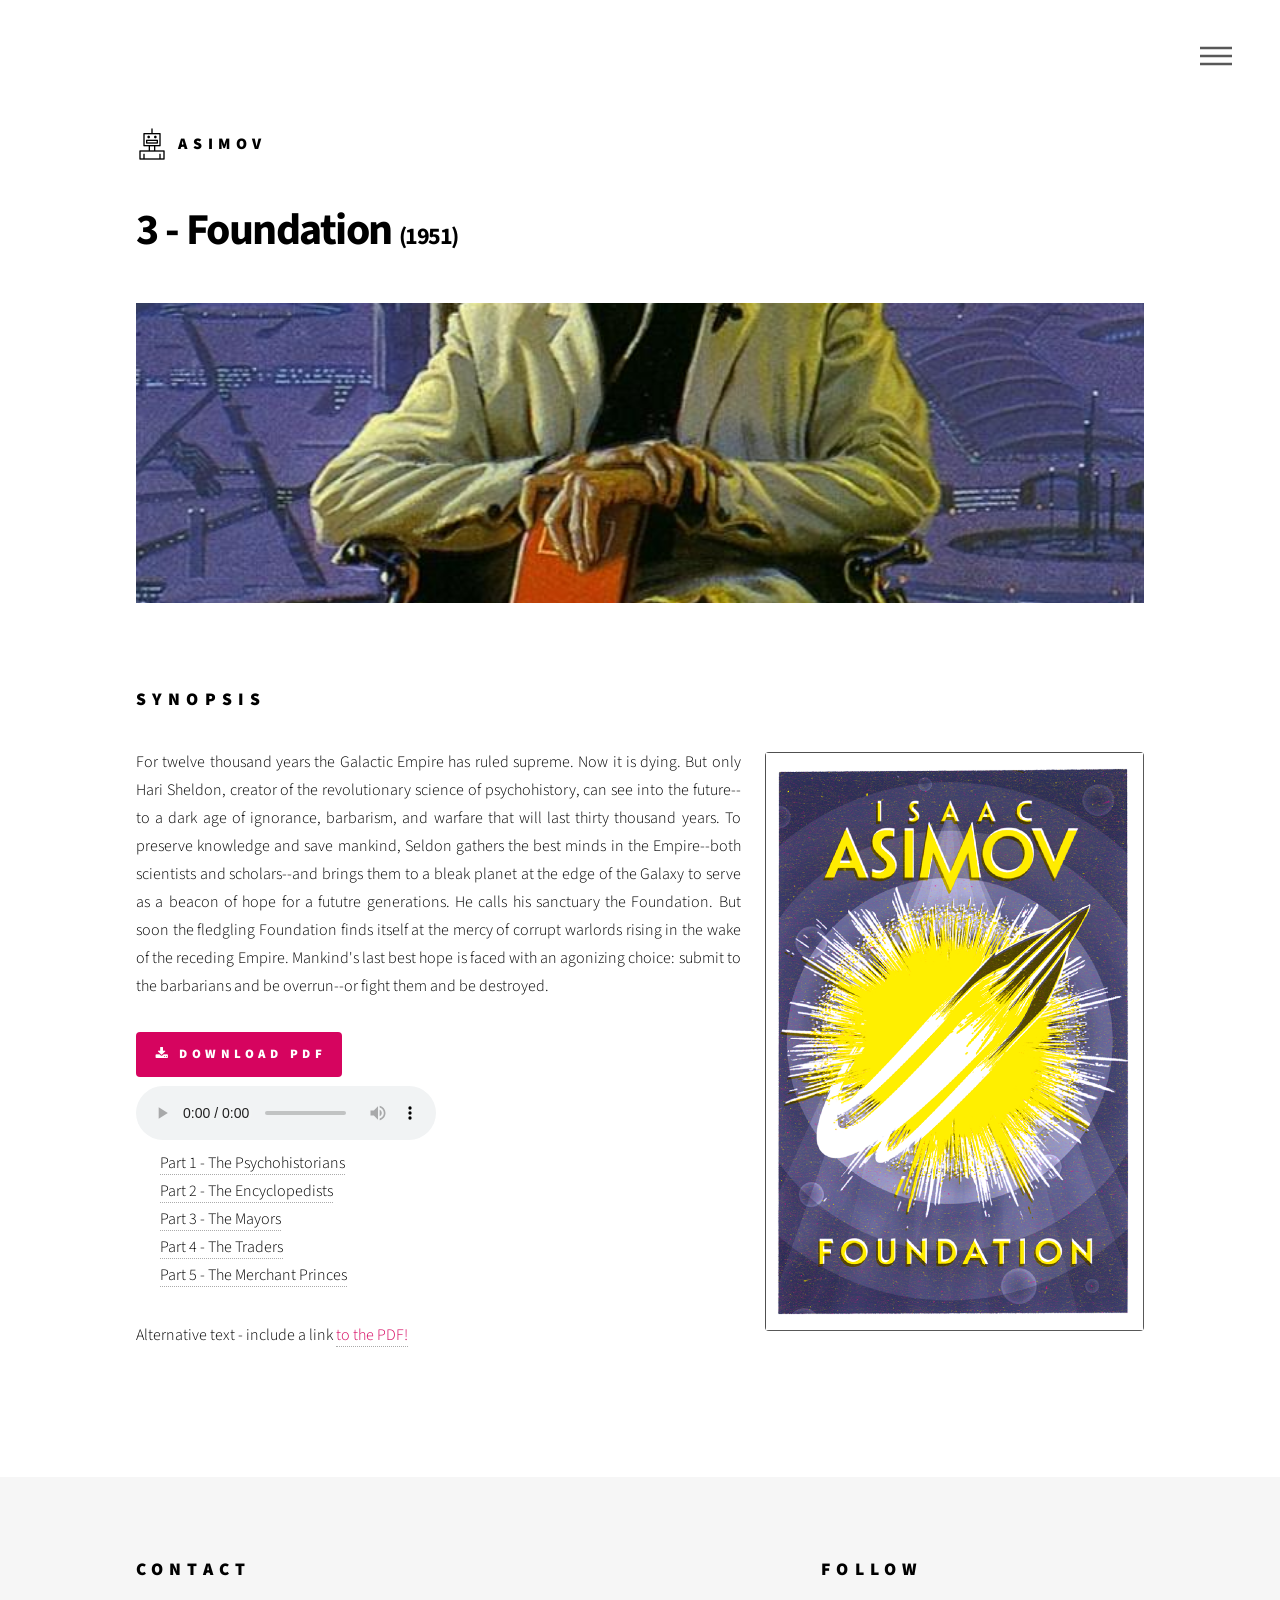
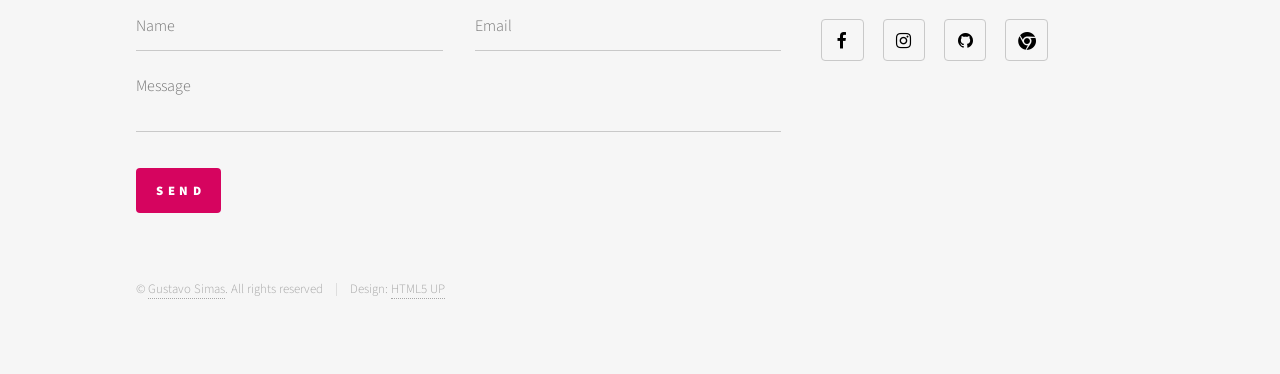
<file: Books/Foundation/foundation.html>
<!DOCTYPE HTML>
<!--
	Phantom by HTML5 UP
	html5up.net | @ajlkn
	Free for personal and commercial use under the CCA 3.0 license (html5up.net/license)
-->
<html>
<head>
	<title>Asimov</title>

	<link rel="shortcut icon" href="../../images/favicon.ico">


	<meta charset="utf-8" />
	<meta name="viewport" content="width=device-width, initial-scale=1" />
	<!--[if lte IE 8]><script src="assets/js/ie/html5shiv.js"></script><![endif]-->
	<link rel="stylesheet" href="../../assets/css/main.css" />
	<!--[if lte IE 9]><link rel="stylesheet" href="assets/css/ie9.css" /><![endif]-->
	<!--[if lte IE 8]><link rel="stylesheet" href="assets/css/ie8.css" /><![endif]-->

	<style>
	#playlist{
		list-style: none;
	}
	#playlist li a{
		color:black;
		text-decoration: none;
	}
	#playlist .current-song a{
		color:blue;
	}
</style>


</head>
<body>
	<!-- Wrapper -->
	<div id="wrapper">

		<!-- Header -->
		<header id="header">
			<div class="inner">

				<!-- Logo -->
				<a href="../../index.html" class="logo">
					<span class="symbol"><img src="../../images/roboticon.png" alt="" /></span><span class="title">Asimov</span>
				</a>

				<!-- Nav -->
				<nav>
					<ul>
						<li><a href="#menu">Menu</a></li>
					</ul>
				</nav>

			</div>
		</header>

		<!-- Menu -->
		<nav id="menu">
			<h2>Menu</h2>
			<ul>
				<li><a href="../../index.html">Home</a></li>
				<li><a href="../../info.html">Info</a></li>
			</ul>
		</nav>

		<!-- Main -->
		<div id="main">
			<div class="inner">
				<h1>3 - Foundation <font size="5px">(1951)</font></h1>

				<style>
				.parallax { 
					/* The image used */
					background-image: url("foundationphoto.jpg");

					/* Set a specific height */
					height: 300px; 

					/* Create the parallax scrolling effect */
					background-attachment: fixed;
					background-position: center;
					background-repeat: no-repeat;
					background-size: cover;
				}
			</style>

			<!-- Container element -->
			<div class="parallax"></div>
			<br><br><br>

				<h2>Synopsis</h2>
				<p align="justify"><span class="image right"><a href="Foundation Trilogy.pdf" target="_blank"><img src="foundation_cover.png" alt="" /></a></span>For twelve thousand years the Galactic Empire has ruled supreme. Now it is dying. But only Hari Sheldon, creator of the revolutionary science of psychohistory, can see into the future--to a dark age of ignorance, barbarism, and warfare that will last thirty thousand years. To preserve knowledge and save mankind, Seldon gathers the best minds in the Empire--both scientists and scholars--and brings them to a bleak planet at the edge of the Galaxy to serve as a beacon of hope for a fututre generations. He calls his sanctuary the Foundation.

				But soon the fledgling Foundation finds itself at the mercy of corrupt warlords rising in the wake of the receding Empire. Mankind's last best hope is faced with an agonizing choice: submit to the barbarians and be overrun--or fight them and be destroyed.</p>


				<a href="Foundation Trilogy.pdf" target="_blank" class="button special icon fa-download">Download PDF</a>
				<br>
				<audio autostart="0" autoplay="false" type="audio/mpeg" src="" controls id="audioPlayer">
					Sorry, your browser doesn't support html5!
				</audio>
				<ul id="playlist">

					<li class="current-song"><a href=""></a></li>

					<li><a href="https://ia800601.us.archive.org/25/items/IsaacAsimovAudioBookCollection/1951%20-%20Foundation%20%28Brick%29%20128k%2008.38.00%20%7B475mb%7D/Foundation%2001.mp3">Part 1 - The Psychohistorians</a></li>

					<li><a href="https://archive.org/download/IsaacAsimovAudioBookCollection/1951%20-%20Foundation%20%28Brick%29%20128k%2008.38.00%20%7B475mb%7D/Foundation%2002.mp3">Part 2 - The Encyclopedists</a></li>

					<li><a href="https://archive.org/download/IsaacAsimovAudioBookCollection/1951%20-%20Foundation%20%28Brick%29%20128k%2008.38.00%20%7B475mb%7D/Foundation%2003.mp3">Part 3 - The Mayors</a></li>

					<li><a href="https://archive.org/download/IsaacAsimovAudioBookCollection/1951%20-%20Foundation%20%28Brick%29%20128k%2008.38.00%20%7B475mb%7D/Foundation%2004.mp3">Part 4 - The Traders</a></li>

					<li><a href="https://archive.org/download/IsaacAsimovAudioBookCollection/1951%20-%20Foundation%20%28Brick%29%20128k%2008.38.00%20%7B475mb%7D/Foundation%2005.mp3">Part 5 - The Merchant Princes</a></li>


				</ul>
				<script src="https://code.jquery.com/jquery-2.2.0.js"></script>
				<script src="../../assets/audioPlayer.js"></script>
				<script>
				        // loads the audio player
				        audioPlayer();
				    </script>

				    <object data="Foundation Trilogy.pdf" type="application/pdf" width="100%" height="900px">
				    	<p>Alternative text - include a link <a href="Foundation Trilogy.pdf">to the PDF!</a></p>
				    </object>

				</div>
			</div>

			<!-- Footer -->
			<footer id="footer">
				<div class="inner">
					<section>
						<h2>Contact</h2>
						<form action="https://formspree.io/gustavosimassilva@gmail.com" method="POST">
							<div class="field half first">
								<input type="text" name="Name" id="name" placeholder="Name" />
							</div>
							<div class="field half">
								<input type="email" name="Email" id="email" name="_replyto" placeholder="Email" />
							</div>
							<div class="field">
								<textarea name="Message" id="message" placeholder="Message"></textarea>
							</div>
							<ul class="actions">
								<li><input type="submit" value="Send" class="special" /></li>
							</ul>
						</form>
					</section>
					<section>
						<h2>Follow</h2>
						<ul class="icons">
							<li><a href="http://facebook.com/simasgs" target="_blank" class="icon style2 fa-facebook"><span class="label">Facebook</span></a></li>
							<li><a href="https:/instagram.com/tudoemsimas" target="_blank" class="icon style2 fa-instagram"><span class="label">Instagram</span></a></li>
							<li><a href="https://github.com/GSimas" target="_blank" class="icon style2 fa-github"><span class="label">GitHub</span></a></li>
							<li><a href="http://www.gsimas.github.io/" target="_blank" class="icon style2 fa-chrome"><span class="label">Phone</span></a></li>
						</ul>
					</section>
					<ul class="copyright">
						<li>&copy; <a target="_blank" href="http://gsimas.github.io">Gustavo Simas</a>. All rights reserved</li><li>Design: <a href="http://html5up.net">HTML5 UP</a></li>
					</ul>
				</div>
			</footer>

		</div>

		<!-- Scripts -->
		<script src="../../assets/js/jquery.min.js"></script>
		<script src="../../assets/js/skel.min.js"></script>
		<script src="../../assets/js/util.js"></script>
		<!--[if lte IE 8]><script src="assets/js/ie/respond.min.js"></script><![endif]-->
		<script src="../../assets/js/main.js"></script>

	</body>
	</html>
</file>
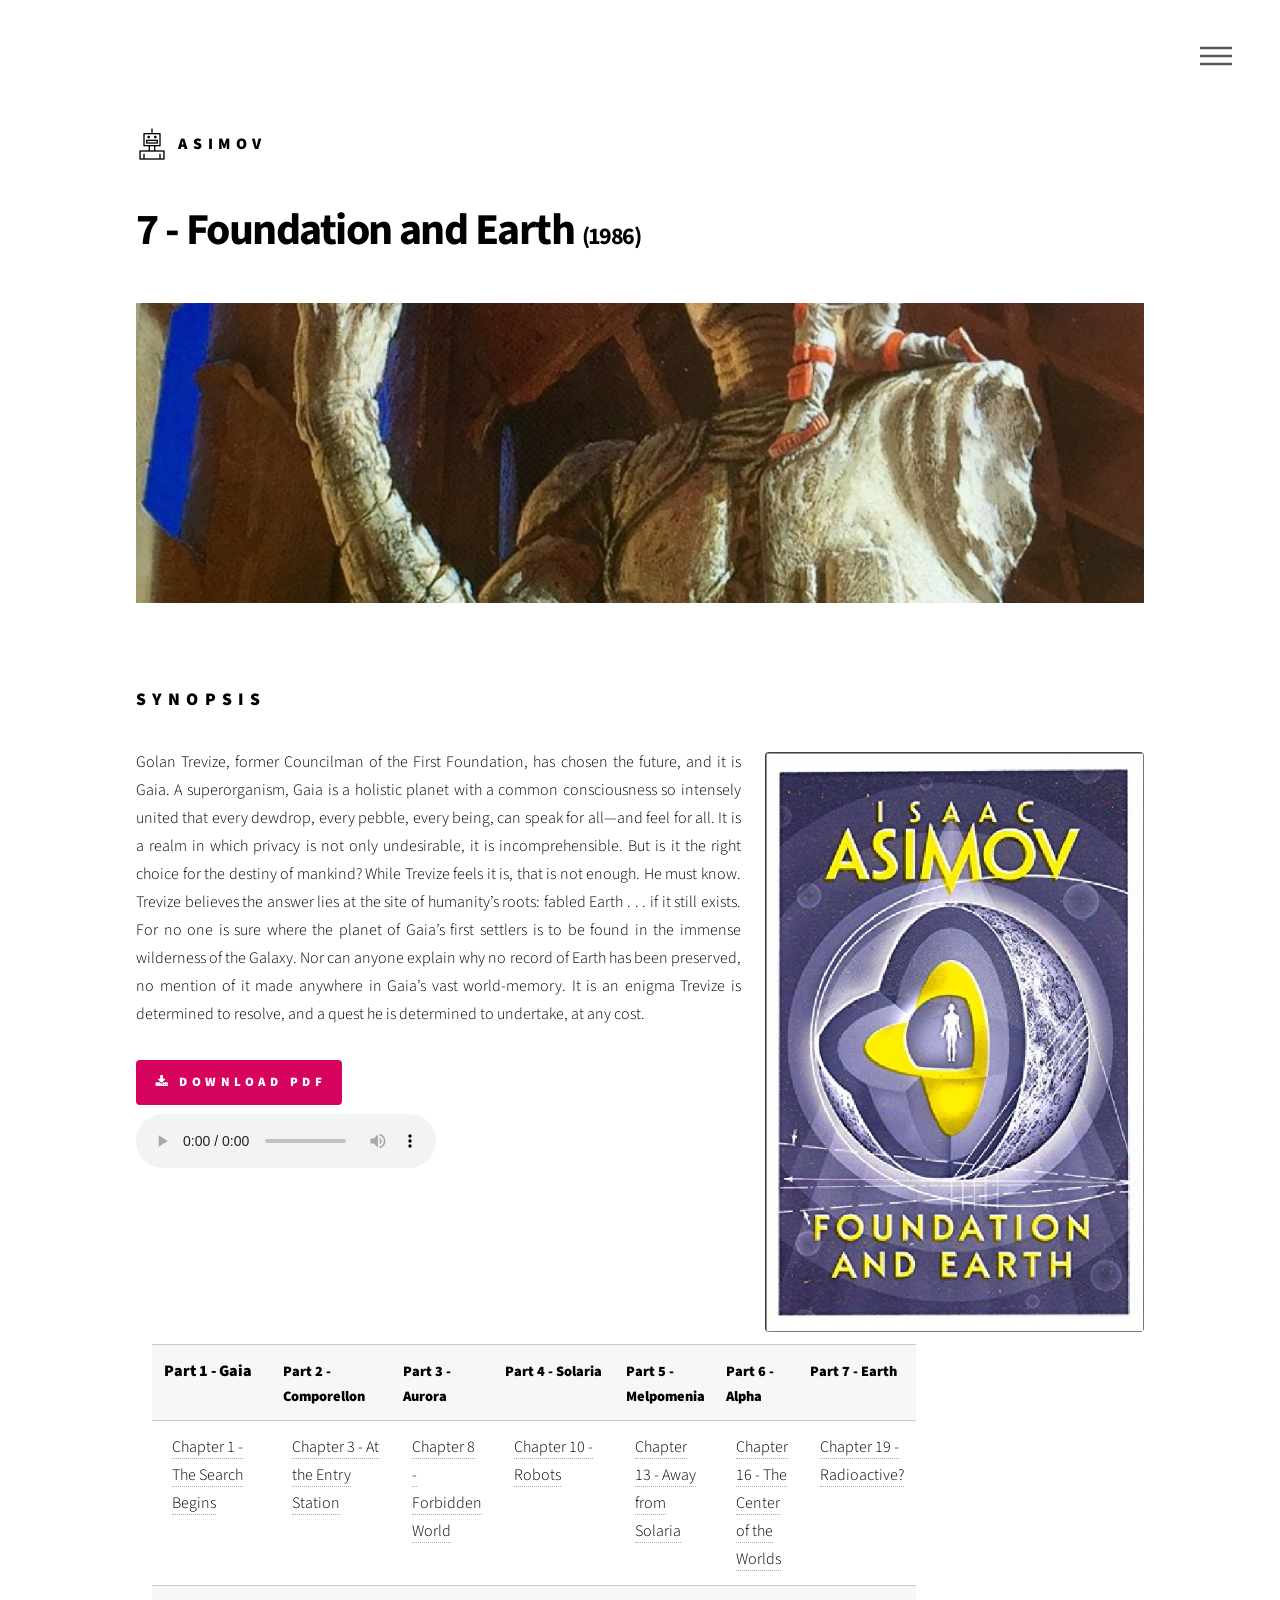
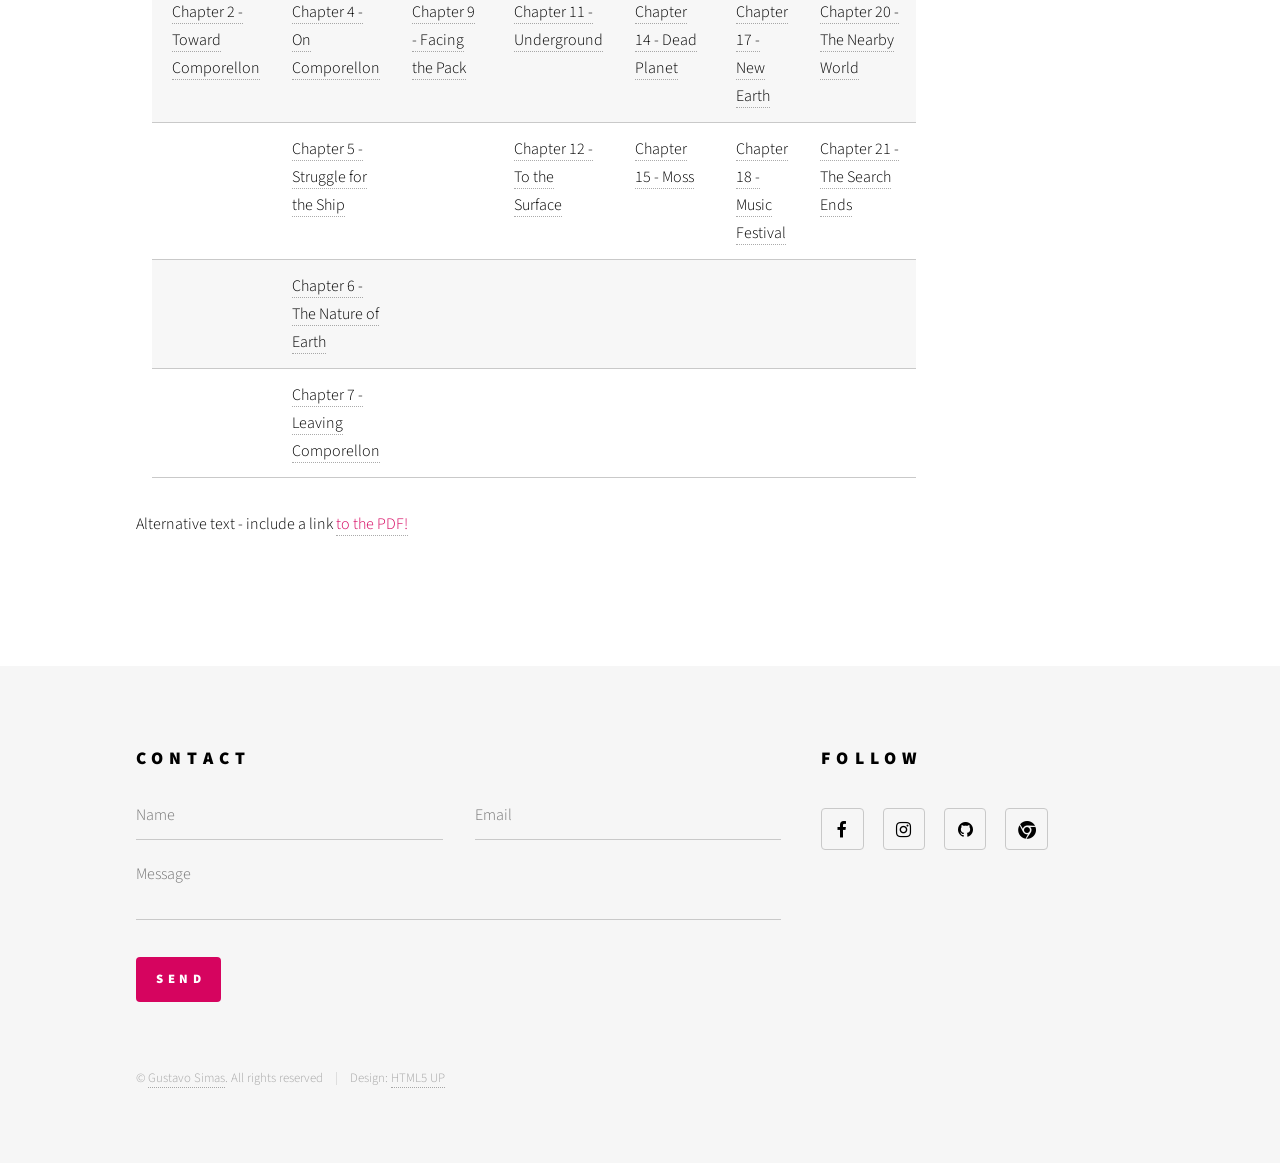
<file: Books/Foundation_Earth/earth.html>
<!DOCTYPE HTML>
<!--
	Phantom by HTML5 UP
	html5up.net | @ajlkn
	Free for personal and commercial use under the CCA 3.0 license (html5up.net/license)
-->
<html>
<head>
	<title>Asimov</title>

	<link rel="shortcut icon" href="../../images/favicon.ico">


	<meta charset="utf-8" />
	<meta name="viewport" content="width=device-width, initial-scale=1" />
	<!--[if lte IE 8]><script src="assets/js/ie/html5shiv.js"></script><![endif]-->
	<link rel="stylesheet" href="../../assets/css/main.css" />
	<!--[if lte IE 9]><link rel="stylesheet" href="assets/css/ie9.css" /><![endif]-->
	<!--[if lte IE 8]><link rel="stylesheet" href="assets/css/ie8.css" /><![endif]-->

	<style>
	#playlist{
		list-style: none;
	}
	#playlist li a{
		color:black;
		text-decoration: none;
	}
	#playlist .current-song a{
		color:blue;
	}
</style>


</head>
<body>
	<!-- Wrapper -->
	<div id="wrapper">

		<!-- Header -->
		<header id="header">
			<div class="inner">

				<!-- Logo -->
				<a href="../../index.html" class="logo">
					<span class="symbol"><img src="../../images/roboticon.png" alt="" /></span><span class="title">Asimov</span>
				</a>

				<!-- Nav -->
				<nav>
					<ul>
						<li><a href="#menu">Menu</a></li>
					</ul>
				</nav>

			</div>
		</header>

		<!-- Menu -->
		<nav id="menu">
			<h2>Menu</h2>
			<ul>
				<li><a href="../../index.html">Home</a></li>
				<li><a href="../../info.html">Info</a></li>
			</ul>
		</nav>

		<!-- Main -->
		<div id="main">
			<div class="inner">
				<h1>7 - Foundation and Earth <font size="5px">(1986)</font></h1>

				<style>
				.parallax { 
					/* The image used */
					background-image: url("earthphoto.jpg");

					/* Set a specific height */
					height: 300px; 

					/* Create the parallax scrolling effect */
					background-attachment: fixed;
					background-position: center;
					background-repeat: no-repeat;
					background-size: cover;
				}
			</style>

			<!-- Container element -->
			<div class="parallax"></div>
			<br><br><br>

				<h2>Synopsis</h2>
				<p align="justify"><span class="image right"><a href="Foundation and Earth.pdf" target="_blank"><img src="foundation_earth_cover.jpg" alt="" /></a></span>Golan Trevize, former Councilman of the First Foundation, has chosen the future, and it is Gaia. A superorganism, Gaia is a holistic planet with a common consciousness so intensely united that every dewdrop, every pebble, every being, can speak for all—and feel for all. It is a realm in which privacy is not only undesirable, it is incomprehensible. 

				But is it the right choice for the destiny of mankind? While Trevize feels it is, that is not enough. He must know. 

				Trevize believes the answer lies at the site of humanity’s roots: fabled Earth . . . if it still exists. For no one is sure where the planet of Gaia’s first settlers is to be found in the immense wilderness of the Galaxy. Nor can anyone explain why no record of Earth has been preserved, no mention of it made anywhere in Gaia’s vast world-memory. It is an enigma Trevize is determined to resolve, and a quest he is determined to undertake, at any cost.</p>


				<a href="Foundation and Earth.pdf" target="_blank" class="button special icon fa-download">Download PDF</a>
				<br>
				<audio autostart="0" autoplay="false" type="audio/mpeg" src="" controls id="audioPlayer">
					Sorry, your browser doesn't support html5!
				</audio>
				<ul id="playlist">

					<li class="current-song"><a href=""></a></li>
					<table style="width:50%">
						<tr>
							<td><b>Part 1 - Gaia</b></th>
							<th><b>Part 2 - Comporellon</b></th> 
							<th><b>Part 3 - Aurora</b></th>
							<th><b>Part 4 - Solaria</b></th>
							<th><b>Part 5 - Melpomenia</b></th>
							<th><b>Part 6 - Alpha</b></th>
							<th><b>Part 7 - Earth</b></th>
						</tr>

						<tr>
							<td><li><a href="https://ia800601.us.archive.org/25/items/IsaacAsimovAudioBookCollection/1986%20-%20Foundation%20%26%20Earth%20%28Mckeever%29%2064k%2018..37.11%20%7B513mb%7D/Foundation%20%26%20Earth%2001.mp3">Chapter 1 - The Search Begins</a></li></td>
							<td><li><a href="https://archive.org/download/IsaacAsimovAudioBookCollection/1986%20-%20Foundation%20%26%20Earth%20%28Mckeever%29%2064k%2018..37.11%20%7B513mb%7D/Foundation%20%26%20Earth%2003.mp3">Chapter 3 - At the Entry Station</a></li></td>
							<td><li><a href="https://archive.org/download/IsaacAsimovAudioBookCollection/1986%20-%20Foundation%20%26%20Earth%20%28Mckeever%29%2064k%2018..37.11%20%7B513mb%7D/Foundation%20%26%20Earth%2008.mp3">Chapter 8 - Forbidden World</a></li></td>
							<td><li><a href="https://archive.org/download/IsaacAsimovAudioBookCollection/1986%20-%20Foundation%20%26%20Earth%20%28Mckeever%29%2064k%2018..37.11%20%7B513mb%7D/Foundation%20%26%20Earth%2010.mp3">Chapter 10 - Robots</a></li></td>
							<td><li><a href="https://archive.org/download/IsaacAsimovAudioBookCollection/1986%20-%20Foundation%20%26%20Earth%20%28Mckeever%29%2064k%2018..37.11%20%7B513mb%7D/Foundation%20%26%20Earth%2013.mp3">Chapter 13 - Away from Solaria</a></li></td>
							<td><li><a href="https://ia800601.us.archive.org/25/items/IsaacAsimovAudioBookCollection/1986%20-%20Foundation%20%26%20Earth%20%28Mckeever%29%2064k%2018..37.11%20%7B513mb%7D/Foundation%20%26%20Earth%2016.mp3">Chapter 16 - The Center of the Worlds</a></li></td>
							<td><li><a href="https://ia800601.us.archive.org/25/items/IsaacAsimovAudioBookCollection/1986%20-%20Foundation%20%26%20Earth%20%28Mckeever%29%2064k%2018..37.11%20%7B513mb%7D/Foundation%20%26%20Earth%2019.mp3">Chapter 19 - Radioactive?</a></li></td>
						</tr>

						<tr>
							<td><li><a href="https://archive.org/download/IsaacAsimovAudioBookCollection/1986%20-%20Foundation%20%26%20Earth%20%28Mckeever%29%2064k%2018..37.11%20%7B513mb%7D/Foundation%20%26%20Earth%2002.mp3">Chapter 2 - Toward Comporellon</a></li></td>
							<td><li><a href="https://archive.org/download/IsaacAsimovAudioBookCollection/1986%20-%20Foundation%20%26%20Earth%20%28Mckeever%29%2064k%2018..37.11%20%7B513mb%7D/Foundation%20%26%20Earth%2004.mp3">Chapter 4 - On Comporellon</a></li></td>
							<td><li><a href="https://archive.org/download/IsaacAsimovAudioBookCollection/1986%20-%20Foundation%20%26%20Earth%20%28Mckeever%29%2064k%2018..37.11%20%7B513mb%7D/Foundation%20%26%20Earth%2009.mp3">Chapter 9 - Facing the Pack</a></li></td>
							<td><li><a href="https://archive.org/download/IsaacAsimovAudioBookCollection/1986%20-%20Foundation%20%26%20Earth%20%28Mckeever%29%2064k%2018..37.11%20%7B513mb%7D/Foundation%20%26%20Earth%2011.mp3">Chapter 11 - Underground</a></li></td>
							<td><li><a href="https://ia800601.us.archive.org/25/items/IsaacAsimovAudioBookCollection/1986%20-%20Foundation%20%26%20Earth%20%28Mckeever%29%2064k%2018..37.11%20%7B513mb%7D/Foundation%20%26%20Earth%2014.mp3">Chapter 14 - Dead Planet</a></li></td>
							<td><li><a href="https://ia600601.us.archive.org/25/items/IsaacAsimovAudioBookCollection/1986%20-%20Foundation%20%26%20Earth%20%28Mckeever%29%2064k%2018..37.11%20%7B513mb%7D/Foundation%20%26%20Earth%2017.mp3">Chapter 17 - New Earth</a></li></td>
							<td><li><a href="https://ia800601.us.archive.org/25/items/IsaacAsimovAudioBookCollection/1986%20-%20Foundation%20%26%20Earth%20%28Mckeever%29%2064k%2018..37.11%20%7B513mb%7D/Foundation%20%26%20Earth%2020.mp3">Chapter 20 - The Nearby World</a></li></td>
						</tr>

						<tr>
							<td><li></li></td>
							<td><li><a href="https://archive.org/download/IsaacAsimovAudioBookCollection/1986%20-%20Foundation%20%26%20Earth%20%28Mckeever%29%2064k%2018..37.11%20%7B513mb%7D/Foundation%20%26%20Earth%2005.mp3">Chapter 5 - Struggle for the Ship</a></li></td>
							<td><li></li></td>
							<td><li><a href="https://ia800601.us.archive.org/25/items/IsaacAsimovAudioBookCollection/1986%20-%20Foundation%20%26%20Earth%20%28Mckeever%29%2064k%2018..37.11%20%7B513mb%7D/Foundation%20%26%20Earth%2012.mp3">Chapter 12 - To the Surface</a></li></td>
							<td><li><a href="https://archive.org/download/IsaacAsimovAudioBookCollection/1986%20-%20Foundation%20%26%20Earth%20%28Mckeever%29%2064k%2018..37.11%20%7B513mb%7D/Foundation%20%26%20Earth%2015.mp3">Chapter 15 - Moss</a></li></td>
							<td><li><a href="https://ia600601.us.archive.org/25/items/IsaacAsimovAudioBookCollection/1986%20-%20Foundation%20%26%20Earth%20%28Mckeever%29%2064k%2018..37.11%20%7B513mb%7D/Foundation%20%26%20Earth%2018.mp3">Chapter 18 - Music Festival</a></li></td>
							<td><li><a href="https://archive.org/download/IsaacAsimovAudioBookCollection/1986%20-%20Foundation%20%26%20Earth%20%28Mckeever%29%2064k%2018..37.11%20%7B513mb%7D/Foundation%20%26%20Earth%2021.mp3">Chapter 21 - The Search Ends</a></li></td>
						</tr>

						<tr>
							<td><li></li></td>
							<td><li><a href="https://archive.org/download/IsaacAsimovAudioBookCollection/1986%20-%20Foundation%20%26%20Earth%20%28Mckeever%29%2064k%2018..37.11%20%7B513mb%7D/Foundation%20%26%20Earth%2006.mp3">Chapter 6 - The Nature of Earth</a></li></td>
							<td><li></li></td>
							<td><li></li></td>
							<td><li></li></td>
							<td><li></li></td>
							<td><li></li></td>
						</tr>

						<tr>
							<td><li></li></td>
							<td><li><a href="https://archive.org/download/IsaacAsimovAudioBookCollection/1986%20-%20Foundation%20%26%20Earth%20%28Mckeever%29%2064k%2018..37.11%20%7B513mb%7D/Foundation%20%26%20Earth%2007.mp3">Chapter 7 - Leaving Comporellon</a></li></td>
							<td><li></li></td>
							<td><li></li></td>
							<td><li></li></td>
							<td><li></li></td>
							<td><li></li></td>
						</tr>


					</table>


				</ul>
				<script src="https://code.jquery.com/jquery-2.2.0.js"></script>
				<script src="../../assets/audioPlayer.js"></script>
				<script>
				        // loads the audio player
				        audioPlayer();
				    </script>

				    <object data="Foundation and Earth.pdf" type="application/pdf" width="100%" height="900px">
				    	<p>Alternative text - include a link <a href="Foundation and Earth.pdf">to the PDF!</a></p>
				    </object>

				</div>
			</div>

			<!-- Footer -->
			<footer id="footer">
				<div class="inner">
					<section>
						<h2>Contact</h2>
						<form action="https://formspree.io/gustavosimassilva@gmail.com" method="POST">
							<div class="field half first">
								<input type="text" name="Name" id="name" placeholder="Name" />
							</div>
							<div class="field half">
								<input type="email" name="Email" id="email" name="_replyto" placeholder="Email" />
							</div>
							<div class="field">
								<textarea name="Message" id="message" placeholder="Message"></textarea>
							</div>
							<ul class="actions">
								<li><input type="submit" value="Send" class="special" /></li>
							</ul>
						</form>
					</section>
					<section>
						<h2>Follow</h2>
						<ul class="icons">
							<li><a href="http://facebook.com/simasgs" target="_blank" class="icon style2 fa-facebook"><span class="label">Facebook</span></a></li>
							<li><a href="https:/instagram.com/tudoemsimas" target="_blank" class="icon style2 fa-instagram"><span class="label">Instagram</span></a></li>
							<li><a href="https://github.com/GSimas" target="_blank" class="icon style2 fa-github"><span class="label">GitHub</span></a></li>
							<li><a href="http://www.gsimas.github.io/" target="_blank" class="icon style2 fa-chrome"><span class="label">Phone</span></a></li>
						</ul>
					</section>
					<ul class="copyright">
						<li>&copy; <a target="_blank" href="http://gsimas.github.io">Gustavo Simas</a>. All rights reserved</li><li>Design: <a href="http://html5up.net">HTML5 UP</a></li>
					</ul>
				</div>
			</footer>

		</div>

		<!-- Scripts -->
		<script src="../../assets/js/jquery.min.js"></script>
		<script src="../../assets/js/skel.min.js"></script>
		<script src="../../assets/js/util.js"></script>
		<!--[if lte IE 8]><script src="assets/js/ie/respond.min.js"></script><![endif]-->
		<script src="../../assets/js/main.js"></script>

	</body>
	</html>
</file>
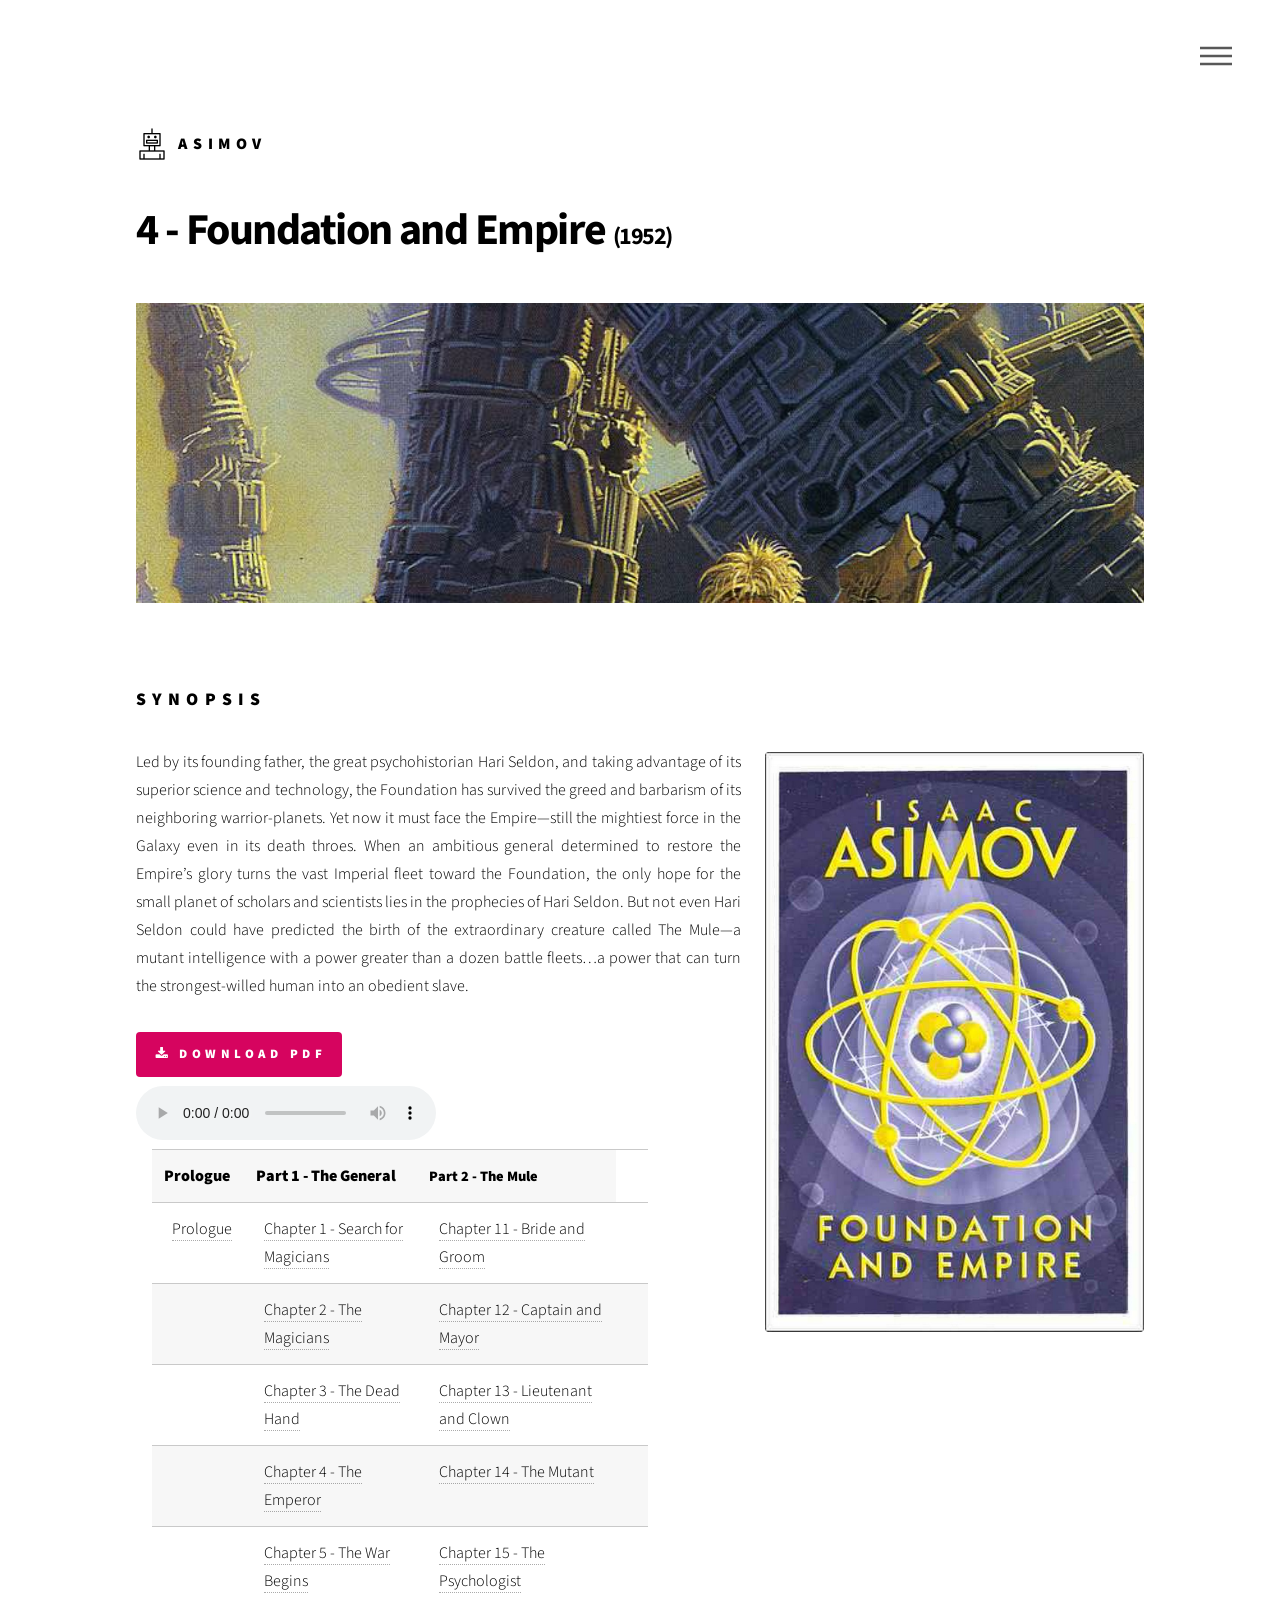
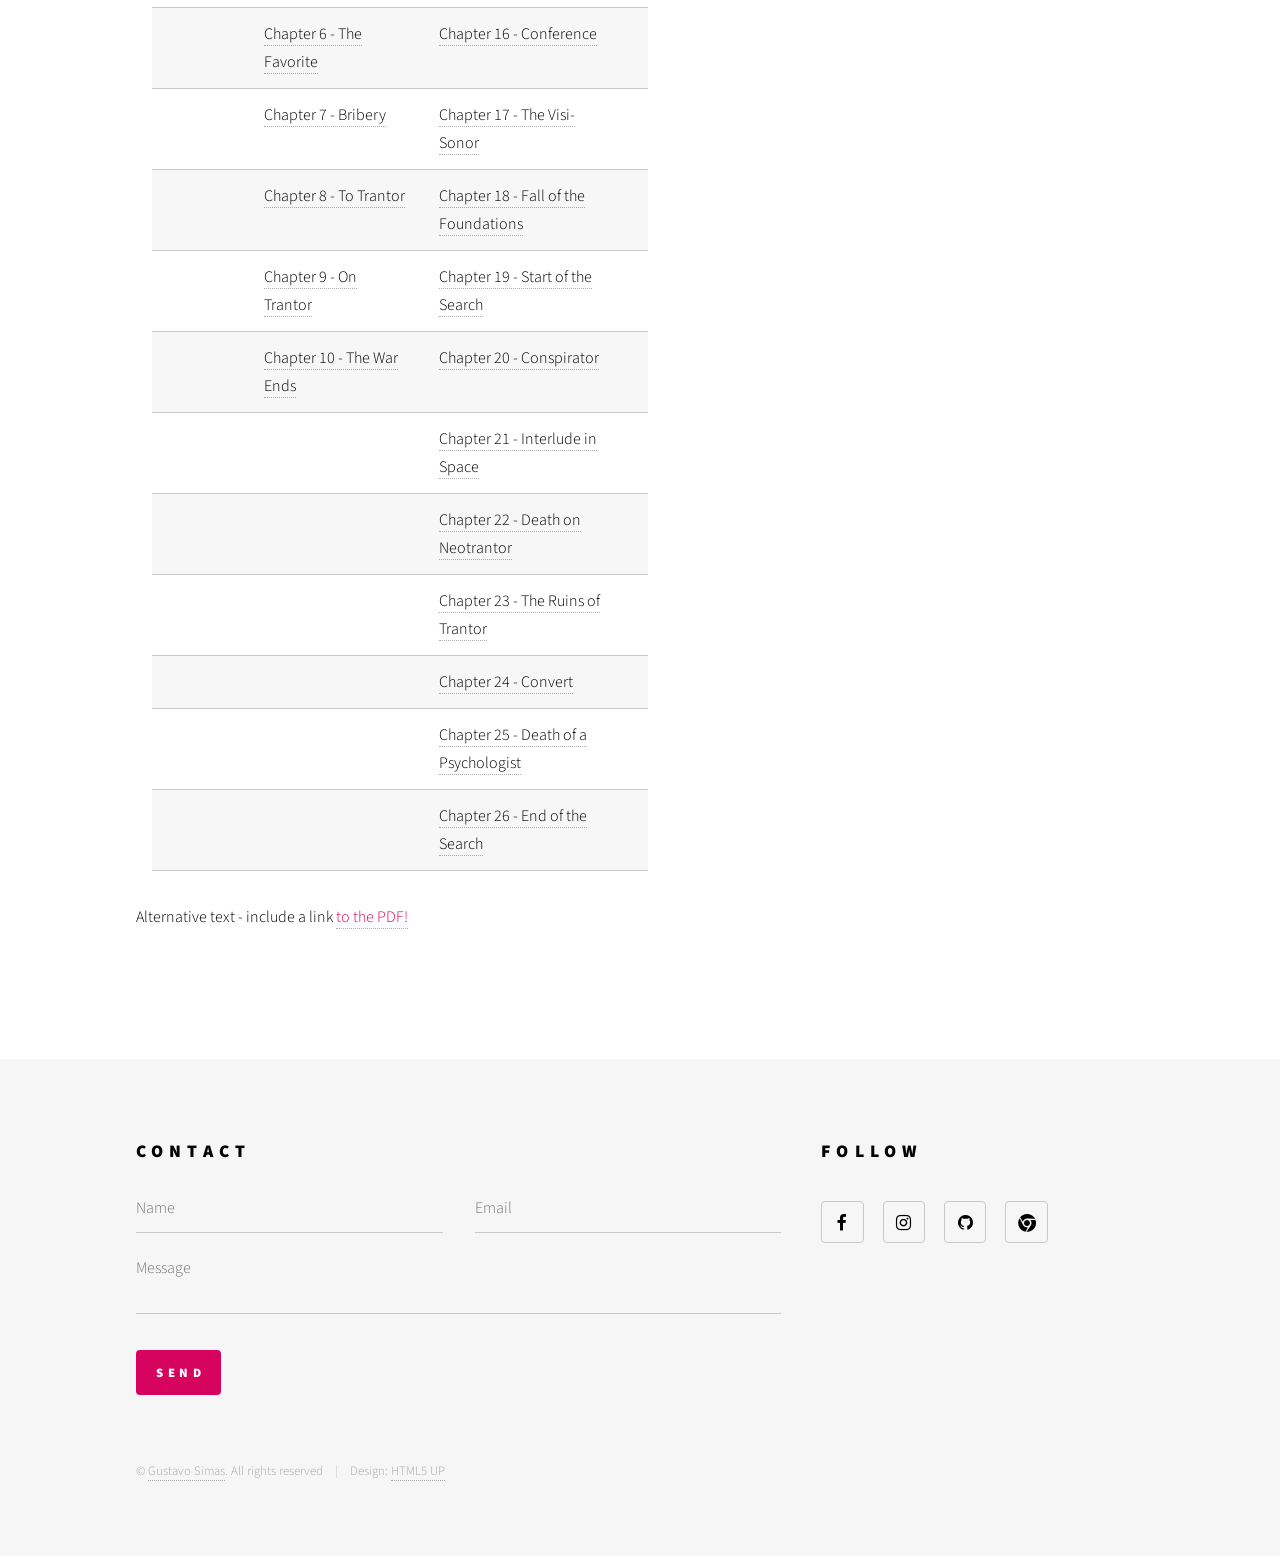
<file: Books/Foundation_Empire/empire.html>
<!DOCTYPE HTML>
<!--
	Phantom by HTML5 UP
	html5up.net | @ajlkn
	Free for personal and commercial use under the CCA 3.0 license (html5up.net/license)
-->
<html>
<head>
	<title>Asimov</title>

	<link rel="shortcut icon" href="../../images/favicon.ico">


	<meta charset="utf-8" />
	<meta name="viewport" content="width=device-width, initial-scale=1" />
	<!--[if lte IE 8]><script src="assets/js/ie/html5shiv.js"></script><![endif]-->
	<link rel="stylesheet" href="../../assets/css/main.css" />
	<!--[if lte IE 9]><link rel="stylesheet" href="assets/css/ie9.css" /><![endif]-->
	<!--[if lte IE 8]><link rel="stylesheet" href="assets/css/ie8.css" /><![endif]-->

	<style>
	#playlist{
		list-style: none;
	}
	#playlist li a{
		color:black;
		text-decoration: none;
	}
	#playlist .current-song a{
		color:blue;
	}
</style>


</head>
<body>
	<!-- Wrapper -->
	<div id="wrapper">

		<!-- Header -->
		<header id="header">
			<div class="inner">

				<!-- Logo -->
				<a href="../../index.html" class="logo">
					<span class="symbol"><img src="../../images/roboticon.png" alt="" /></span><span class="title">Asimov</span>
				</a>

				<!-- Nav -->
				<nav>
					<ul>
						<li><a href="#menu">Menu</a></li>
					</ul>
				</nav>

			</div>
		</header>

		<!-- Menu -->
		<nav id="menu">
			<h2>Menu</h2>
			<ul>
				<li><a href="../../index.html">Home</a></li>
				<li><a href="../../info.html">Info</a></li>
			</ul>
		</nav>

		<!-- Main -->
		<div id="main">
			<div class="inner">
				<h1>4 - Foundation and Empire <font size="5px">(1952)</font></h1>

				<style>
				.parallax { 
					/* The image used */
					background-image: url("empirephoto.jpg");

					/* Set a specific height */
					height: 300px; 

					/* Create the parallax scrolling effect */
					background-attachment: fixed;
					background-position: center;
					background-repeat: no-repeat;
					background-size: cover;
				}
			</style>

			<!-- Container element -->
			<div class="parallax"></div>
			<br><br><br>

				<h2>Synopsis</h2>
				<p align="justify"><span class="image right"><a href="Foundation Trilogy.pdf" target="_blank"><img src="foundation_empire_cover.jpg" alt="" /></a></span>Led by its founding father, the great psychohistorian Hari Seldon, and taking advantage of its superior science and technology, the Foundation has survived the greed and barbarism of its neighboring warrior-planets. Yet now it must face the Empire—still the mightiest force in the Galaxy even in its death throes. When an ambitious general determined to restore the Empire’s glory turns the vast Imperial fleet toward the Foundation, the only hope for the small planet of scholars and scientists lies in the prophecies of Hari Seldon.

				But not even Hari Seldon could have predicted the birth of the extraordinary creature called The Mule—a mutant intelligence with a power greater than a dozen battle fleets…a power that can turn the strongest-willed human into an obedient slave.</p>


				<a href="Foundation Trilogy.pdf" target="_blank" class="button special icon fa-download">Download PDF</a>
				<br>
				<audio autostart="0" autoplay="false" type="audio/mpeg" src="" controls id="audioPlayer">
					Sorry, your browser doesn't support html5!
				</audio>
				<ul id="playlist">

					<li class="current-song"><a href=""></a></li>

					<table style="width:50%">

						<tr>
							<td><b>Prologue</b></th>
							<td><b>Part 1 - The General</b></th>
							<th><b>Part 2 - The Mule</b></th> 
						</tr>

						<tr>
							<td><li><a href="https://archive.org/download/IsaacAsimovAudioBookCollection/1952%20-%20Foundation%20%26%20Empire%20%28Brick%29%2064k%2009.34.38%20%7B268mb%7D/Foundation%20%26%20Empire%2000.mp3">Prologue</a></li></td>
							<td><li><a href="https://archive.org/download/IsaacAsimovAudioBookCollection/1952%20-%20Foundation%20%26%20Empire%20%28Brick%29%2064k%2009.34.38%20%7B268mb%7D/Foundation%20%26%20Empire%2001.mp3">Chapter 1 - Search for Magicians</a></li></td>
							<td><li><a href="https://archive.org/download/IsaacAsimovAudioBookCollection/1952%20-%20Foundation%20%26%20Empire%20%28Brick%29%2064k%2009.34.38%20%7B268mb%7D/Foundation%20%26%20Empire%2011.mp3">Chapter 11 - Bride and Groom</a></li></td>
						</tr>

						<tr>
							<td><li></li></td>
							<td><li><a href="https://archive.org/download/IsaacAsimovAudioBookCollection/1952%20-%20Foundation%20%26%20Empire%20%28Brick%29%2064k%2009.34.38%20%7B268mb%7D/Foundation%20%26%20Empire%2002.mp3">Chapter 2 - The Magicians</a></li></td>
							<td><li><a href="https://archive.org/download/IsaacAsimovAudioBookCollection/1952%20-%20Foundation%20%26%20Empire%20%28Brick%29%2064k%2009.34.38%20%7B268mb%7D/Foundation%20%26%20Empire%2012.mp3">Chapter 12 - Captain and Mayor</a></li></td>
							<td><li></li></td>
						</tr>

						<tr>
							<td><li></li></td>
							<td><li><a href="https://archive.org/download/IsaacAsimovAudioBookCollection/1952%20-%20Foundation%20%26%20Empire%20%28Brick%29%2064k%2009.34.38%20%7B268mb%7D/Foundation%20%26%20Empire%2003.mp3">Chapter 3 - The Dead Hand</a></li></td>
							<td><li><a href="https://archive.org/download/IsaacAsimovAudioBookCollection/1952%20-%20Foundation%20%26%20Empire%20%28Brick%29%2064k%2009.34.38%20%7B268mb%7D/Foundation%20%26%20Empire%2013.mp3">Chapter 13 - Lieutenant and Clown</a></li></td>
							<td><li></li></td>
						</tr>

						<tr>
							<td><li></li></td>
							<td><li><a href="https://ia800601.us.archive.org/25/items/IsaacAsimovAudioBookCollection/1952%20-%20Foundation%20%26%20Empire%20%28Brick%29%2064k%2009.34.38%20%7B268mb%7D/Foundation%20%26%20Empire%2004.mp3">Chapter 4 - The Emperor</a></li></td>
							<td><li><a href="https://archive.org/download/IsaacAsimovAudioBookCollection/1952%20-%20Foundation%20%26%20Empire%20%28Brick%29%2064k%2009.34.38%20%7B268mb%7D/Foundation%20%26%20Empire%2014.mp3">Chapter 14 - The Mutant</a></li></td>
							<td><li></li></td>
						</tr>

						<tr>
							<td><li></li></td>
							<td><li><a href="https://ia800601.us.archive.org/25/items/IsaacAsimovAudioBookCollection/1952%20-%20Foundation%20%26%20Empire%20%28Brick%29%2064k%2009.34.38%20%7B268mb%7D/Foundation%20%26%20Empire%2005.mp3">Chapter 5 - The War Begins</a></li></td>
							<td><li><a href="https://archive.org/download/IsaacAsimovAudioBookCollection/1952%20-%20Foundation%20%26%20Empire%20%28Brick%29%2064k%2009.34.38%20%7B268mb%7D/Foundation%20%26%20Empire%2015.mp3">Chapter 15 - The Psychologist</a></li></td>
							<td><li></li></td>
						</tr>

						<tr>
							<td><li></li></td>
							<td><li><a href="https://archive.org/download/IsaacAsimovAudioBookCollection/1952%20-%20Foundation%20%26%20Empire%20%28Brick%29%2064k%2009.34.38%20%7B268mb%7D/Foundation%20%26%20Empire%2006.mp3">Chapter 6 - The Favorite</a></li></td>
							<td><li><a href="https://archive.org/download/IsaacAsimovAudioBookCollection/1952%20-%20Foundation%20%26%20Empire%20%28Brick%29%2064k%2009.34.38%20%7B268mb%7D/Foundation%20%26%20Empire%2016.mp3">Chapter 16 - Conference</a></li></td>
							<td><li></li></td>
						</tr>

						<tr>
							<td><li></li></td>
							<td><li><a href="https://archive.org/download/IsaacAsimovAudioBookCollection/1952%20-%20Foundation%20%26%20Empire%20%28Brick%29%2064k%2009.34.38%20%7B268mb%7D/Foundation%20%26%20Empire%2007.mp3">Chapter 7 - Bribery</a></li></td>
							<td><li><a href="https://archive.org/download/IsaacAsimovAudioBookCollection/1952%20-%20Foundation%20%26%20Empire%20%28Brick%29%2064k%2009.34.38%20%7B268mb%7D/Foundation%20%26%20Empire%2017.mp3">Chapter 17 - The Visi-Sonor</a></li></td>
							<td><li></li></td>
						</tr>

						<tr>
							<td><li></li></td>
							<td><li><a href="https://ia800601.us.archive.org/25/items/IsaacAsimovAudioBookCollection/1952%20-%20Foundation%20%26%20Empire%20%28Brick%29%2064k%2009.34.38%20%7B268mb%7D/Foundation%20%26%20Empire%2008.mp3">Chapter 8 - To Trantor</a></li></td>
							<td><li><a href="https://archive.org/download/IsaacAsimovAudioBookCollection/1952%20-%20Foundation%20%26%20Empire%20%28Brick%29%2064k%2009.34.38%20%7B268mb%7D/Foundation%20%26%20Empire%2018.mp3">Chapter 18 - Fall of the Foundations</a></li></td>
							<td><li></li></td>
						</tr>

						<tr>
							<td><li></li></td>
							<td><li><a href="https://archive.org/download/IsaacAsimovAudioBookCollection/1952%20-%20Foundation%20%26%20Empire%20%28Brick%29%2064k%2009.34.38%20%7B268mb%7D/Foundation%20%26%20Empire%2009.mp3">Chapter 9 - On Trantor</a></li></td>
							<td><li><a href="https://archive.org/download/IsaacAsimovAudioBookCollection/1952%20-%20Foundation%20%26%20Empire%20%28Brick%29%2064k%2009.34.38%20%7B268mb%7D/Foundation%20%26%20Empire%2019.mp3">Chapter 19 - Start of the Search</a></li></td>
							<td><li></li></td>
						</tr>

						<tr>
							<td><li></li></td>
							<td><li><a href="https://archive.org/download/IsaacAsimovAudioBookCollection/1952%20-%20Foundation%20%26%20Empire%20%28Brick%29%2064k%2009.34.38%20%7B268mb%7D/Foundation%20%26%20Empire%2010.mp3">Chapter 10 - The War Ends</a></li></td>
							<td><li><a href="https://archive.org/download/IsaacAsimovAudioBookCollection/1952%20-%20Foundation%20%26%20Empire%20%28Brick%29%2064k%2009.34.38%20%7B268mb%7D/Foundation%20%26%20Empire%2020.mp3">Chapter 20 - Conspirator</a></li></td>
							<td><li></li></td>
						</tr>

						<tr>
							<td><li></li></td>
							<td><li></li></td>
							<td><li><a href="https://archive.org/download/IsaacAsimovAudioBookCollection/1952%20-%20Foundation%20%26%20Empire%20%28Brick%29%2064k%2009.34.38%20%7B268mb%7D/Foundation%20%26%20Empire%2021.mp3">Chapter 21 - Interlude in Space</a></li></td>
							<td><li></li></td>

						<tr>
							<td><li></li></td>
							<td><li></li></td>
							<td><li><a href="https://archive.org/download/IsaacAsimovAudioBookCollection/1952%20-%20Foundation%20%26%20Empire%20%28Brick%29%2064k%2009.34.38%20%7B268mb%7D/Foundation%20%26%20Empire%2022.mp3">Chapter 22 - Death on Neotrantor</a></li></td>
							<td><li></li></td>
						</tr>

						<tr>
							<td><li></li></td>
							<td><li></li></td>
							<td><li><a href="https://archive.org/download/IsaacAsimovAudioBookCollection/1952%20-%20Foundation%20%26%20Empire%20%28Brick%29%2064k%2009.34.38%20%7B268mb%7D/Foundation%20%26%20Empire%2023.mp3">Chapter 23 - The Ruins of Trantor</a></li></td>
							<td><li></li></td>
						</tr>

						<tr>
							<td><li></li></td>
							<td><li></li></td>
							<td><li><a href="https://archive.org/download/IsaacAsimovAudioBookCollection/1952%20-%20Foundation%20%26%20Empire%20%28Brick%29%2064k%2009.34.38%20%7B268mb%7D/Foundation%20%26%20Empire%2024.mp3">Chapter 24 - Convert</a></li></td>
							<td><li></li></td>

						<tr>
							<td><li></li></td>
							<td><li></li></td>
							<td><li><a href="https://archive.org/download/IsaacAsimovAudioBookCollection/1952%20-%20Foundation%20%26%20Empire%20%28Brick%29%2064k%2009.34.38%20%7B268mb%7D/Foundation%20%26%20Empire%2025.mp3">Chapter 25 - Death of a Psychologist</a></li></td>
							<td><li></li></td>
						</tr>

						<tr>
							<td><li></li></td>
							<td><li></li></td>
							<td><li><a href="https://archive.org/download/IsaacAsimovAudioBookCollection/1952%20-%20Foundation%20%26%20Empire%20%28Brick%29%2064k%2009.34.38%20%7B268mb%7D/Foundation%20%26%20Empire%2026.mp3">Chapter 26 - End of the Search</a></li></td>
							<td><li></li></td>
						</tr>

					</table>

				</ul>
				<script src="https://code.jquery.com/jquery-2.2.0.js"></script>
				<script src="../../assets/audioPlayer.js"></script>
				<script>
				        // loads the audio player
				        audioPlayer();
				    </script>

				    <object data="Foundation Trilogy.pdf" type="application/pdf" width="100%" height="900px">
				    	<p>Alternative text - include a link <a href="Foundation Trilogy.pdf">to the PDF!</a></p>
				    </object>

				</div>
			</div>

			<!-- Footer -->
			<footer id="footer">
				<div class="inner">
					<section>
						<h2>Contact</h2>
						<form action="https://formspree.io/gustavosimassilva@gmail.com" method="POST">
							<div class="field half first">
								<input type="text" name="Name" id="name" placeholder="Name" />
							</div>
							<div class="field half">
								<input type="email" name="Email" id="email" name="_replyto" placeholder="Email" />
							</div>
							<div class="field">
								<textarea name="Message" id="message" placeholder="Message"></textarea>
							</div>
							<ul class="actions">
								<li><input type="submit" value="Send" class="special" /></li>
							</ul>
						</form>
					</section>
					<section>
						<h2>Follow</h2>
						<ul class="icons">
							<li><a href="http://facebook.com/simasgs" target="_blank" class="icon style2 fa-facebook"><span class="label">Facebook</span></a></li>
							<li><a href="https:/instagram.com/tudoemsimas" target="_blank" class="icon style2 fa-instagram"><span class="label">Instagram</span></a></li>
							<li><a href="https://github.com/GSimas" target="_blank" class="icon style2 fa-github"><span class="label">GitHub</span></a></li>
							<li><a href="http://www.gsimas.github.io/" target="_blank" class="icon style2 fa-chrome"><span class="label">Phone</span></a></li>
						</ul>
					</section>
					<ul class="copyright">
						<li>&copy; <a target="_blank" href="http://gsimas.github.io">Gustavo Simas</a>. All rights reserved</li><li>Design: <a href="http://html5up.net">HTML5 UP</a></li>
					</ul>
				</div>
			</footer>

		</div>

		<!-- Scripts -->
		<script src="../../assets/js/jquery.min.js"></script>
		<script src="../../assets/js/skel.min.js"></script>
		<script src="../../assets/js/util.js"></script>
		<!--[if lte IE 8]><script src="assets/js/ie/respond.min.js"></script><![endif]-->
		<script src="../../assets/js/main.js"></script>

	</body>
	</html>
</file>
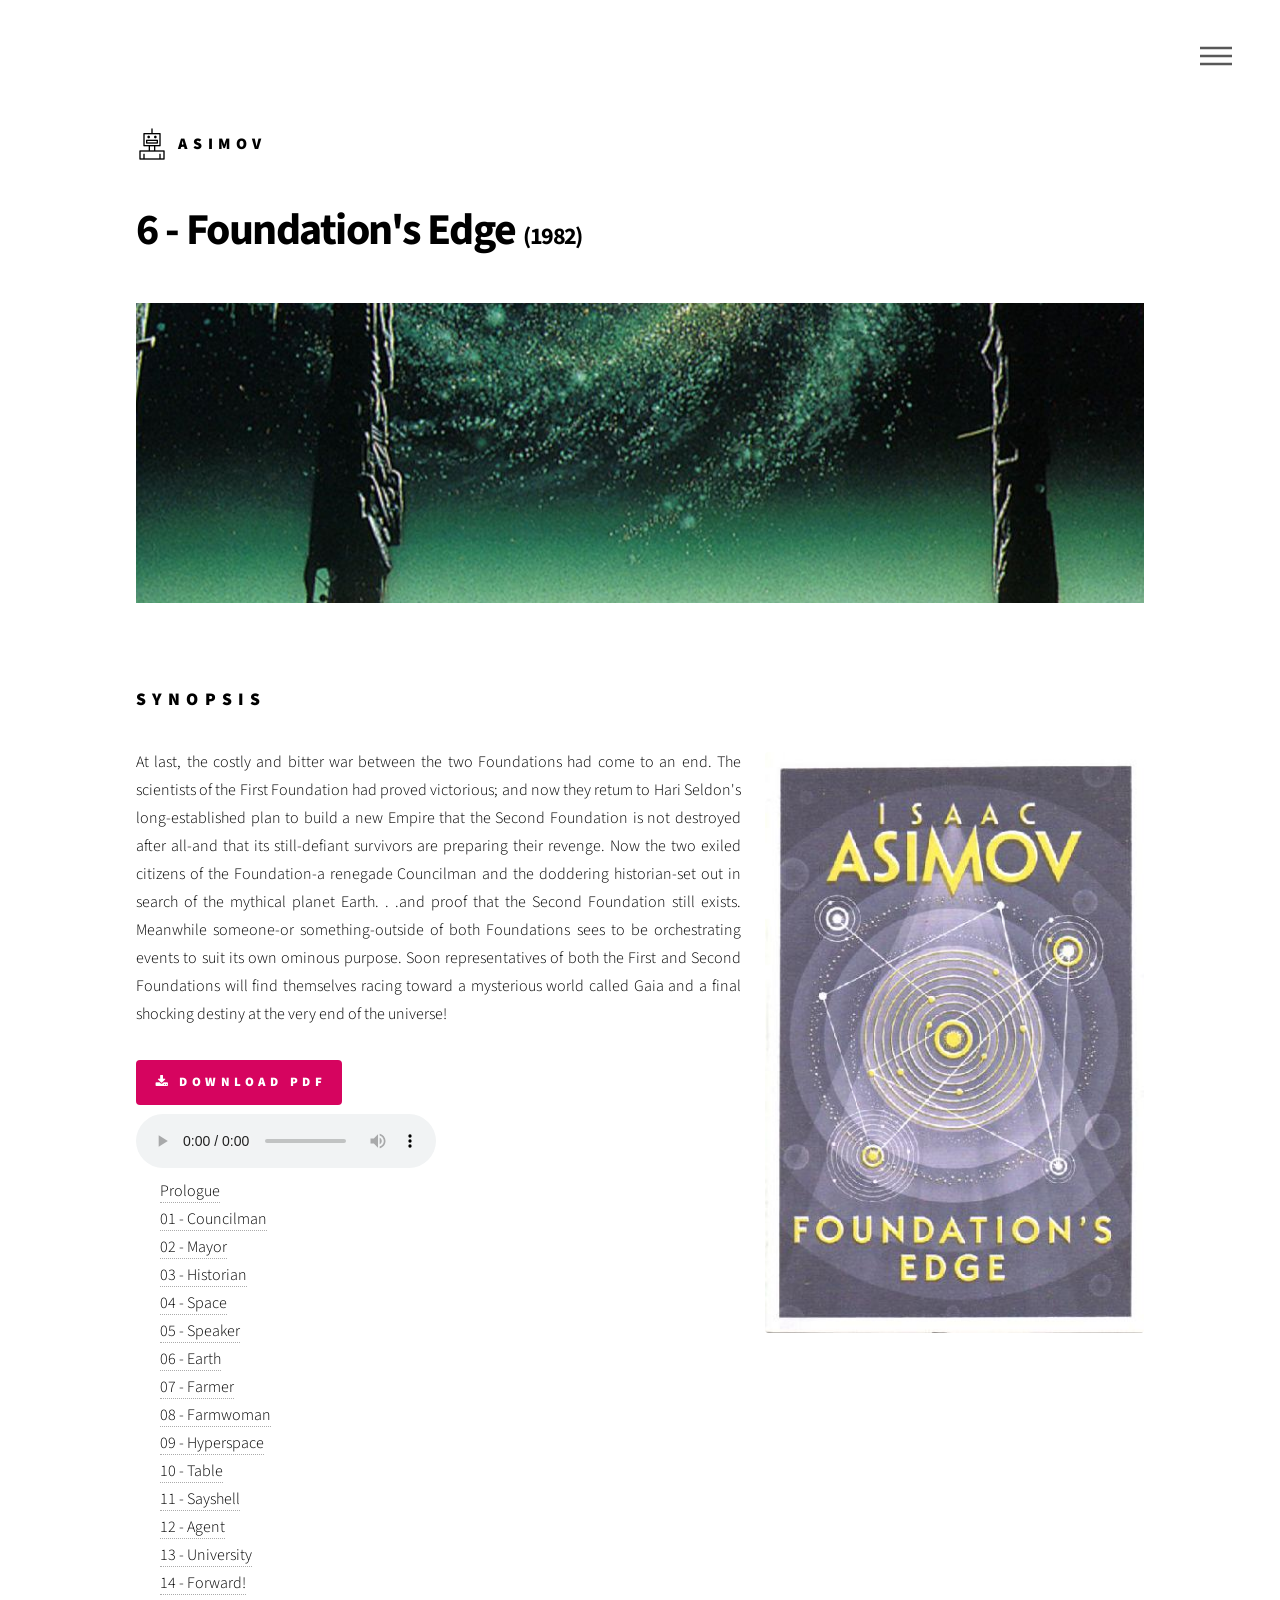
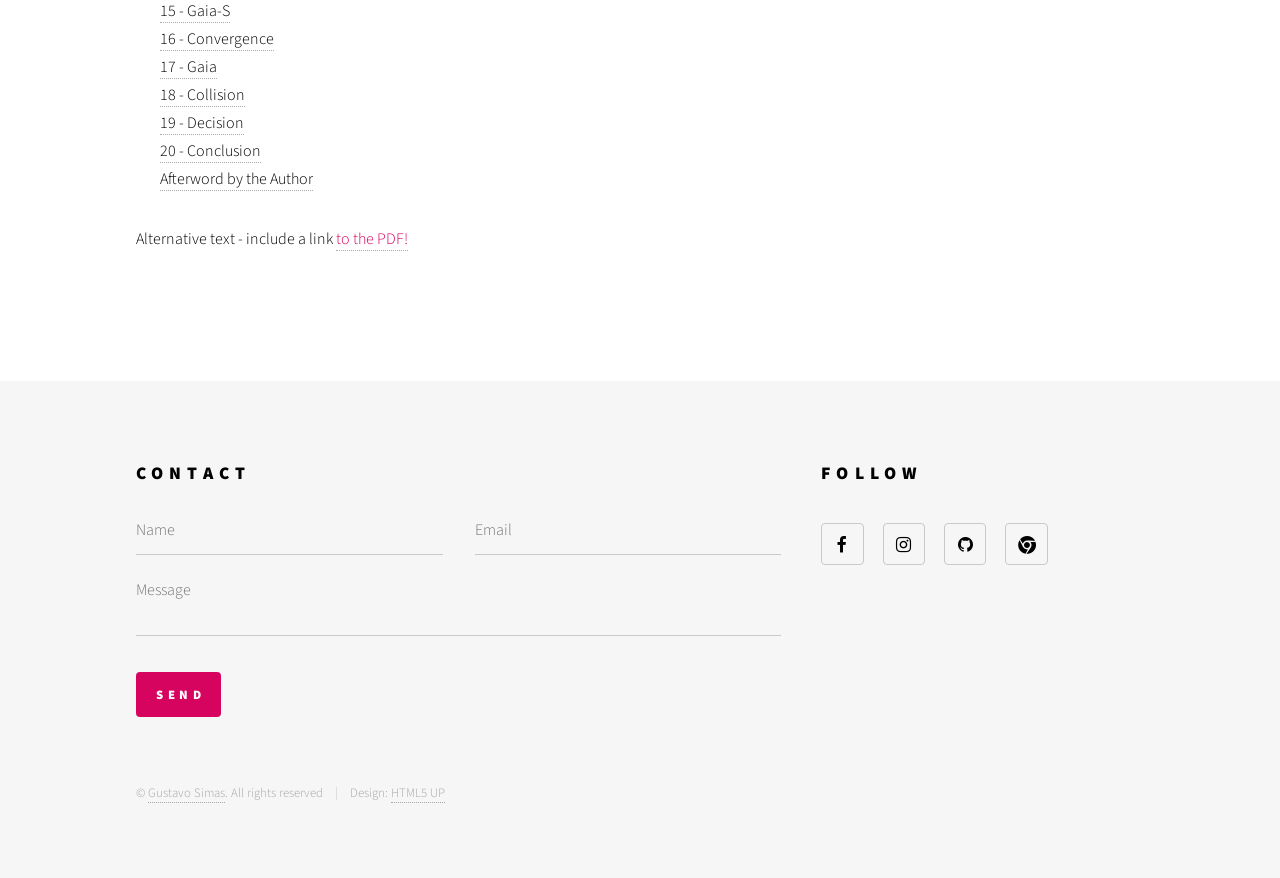
<file: Books/Foundations_Edge/edge.html>
<!DOCTYPE HTML>
<!--
	Phantom by HTML5 UP
	html5up.net | @ajlkn
	Free for personal and commercial use under the CCA 3.0 license (html5up.net/license)
-->
<html>
<head>
	<title>Asimov</title>

	<link rel="shortcut icon" href="../../images/favicon.ico">


	<meta charset="utf-8" />
	<meta name="viewport" content="width=device-width, initial-scale=1" />
	<!--[if lte IE 8]><script src="assets/js/ie/html5shiv.js"></script><![endif]-->
	<link rel="stylesheet" href="../../assets/css/main.css" />
	<!--[if lte IE 9]><link rel="stylesheet" href="assets/css/ie9.css" /><![endif]-->
	<!--[if lte IE 8]><link rel="stylesheet" href="assets/css/ie8.css" /><![endif]-->

	<style>
	#playlist{
		list-style: none;
	}
	#playlist li a{
		color:black;
		text-decoration: none;
	}
	#playlist .current-song a{
		color:blue;
	}
</style>


</head>
<body>
	<!-- Wrapper -->
	<div id="wrapper">

		<!-- Header -->
		<header id="header">
			<div class="inner">

				<!-- Logo -->
				<a href="../../index.html" class="logo">
					<span class="symbol"><img src="../../images/roboticon.png" alt="" /></span><span class="title">Asimov</span>
				</a>

				<!-- Nav -->
				<nav>
					<ul>
						<li><a href="#menu">Menu</a></li>
					</ul>
				</nav>

			</div>
		</header>

		<!-- Menu -->
		<nav id="menu">
			<h2>Menu</h2>
			<ul>
				<li><a href="../../index.html">Home</a></li>
				<li><a href="../../info.html">Info</a></li>
			</ul>
		</nav>

		<!-- Main -->
		<div id="main">
			<div class="inner">
				<h1>6 - Foundation's Edge <font size="5px">(1982)</font></h1>

				<style>
				.parallax { 
					/* The image used */
					background-image: url("edgephoto.jpg");

					/* Set a specific height */
					height: 300px; 

					/* Create the parallax scrolling effect */
					background-attachment: fixed;
					background-position: center;
					background-repeat: no-repeat;
					background-size: cover;
				}
			</style>

			<!-- Container element -->
			<div class="parallax"></div>
			<br><br><br>

				<h2>Synopsis</h2>
				<p align="justify"><span class="image right"><a href="Foundations Edge.pdf" target="_blank"><img src="foundations_edge_cover.jpg" alt="" /></a></span>At last, the costly and bitter war between the two Foundations had come to an end. The scientists of the First Foundation had proved victorious; and now they retum to Hari Seldon's long-established plan to build a new Empire that the Second Foundation is not destroyed after all-and that its still-defiant survivors are preparing their revenge. Now the two exiled citizens of the Foundation-a renegade Councilman and the doddering historian-set out in search of the mythical planet Earth. . .and proof that the Second Foundation still exists. Meanwhile someone-or something-outside of both Foundations sees to be orchestrating events to suit its own ominous purpose. Soon representatives of both the First and Second Foundations will find themselves racing toward a mysterious world called Gaia and a final shocking destiny at the very end of the universe!</p>


				<a href="Foundations Edge.pdf" target="_blank" class="button special icon fa-download">Download PDF</a>
				<br>
				<audio autostart="0" autoplay="false" type="audio/mpeg" src="" controls id="audioPlayer">
					Sorry, your browser doesn't support html5!
				</audio>
				<ul id="playlist">

					<li class="current-song"><a href=""></a></li>

					<li><a href="https://archive.org/download/IsaacAsimovAudioBookCollection/1982%20-%20Foundation%27s%20Edge%20%28Brick%29%2064k%2016.14.50%20%7B452mb%7D/Foundation%27s%20Edge%2000.mp3">Prologue</a></li>

					<li><a href="https://archive.org/download/IsaacAsimovAudioBookCollection/1982%20-%20Foundation%27s%20Edge%20%28Brick%29%2064k%2016.14.50%20%7B452mb%7D/Foundation%27s%20Edge%2001.mp3">01 - Councilman</a></li>

					<li><a href="https://archive.org/download/IsaacAsimovAudioBookCollection/1982%20-%20Foundation%27s%20Edge%20%28Brick%29%2064k%2016.14.50%20%7B452mb%7D/Foundation%27s%20Edge%2002.mp3">02 - Mayor</a></li>

					<li><a href="https://archive.org/download/IsaacAsimovAudioBookCollection/1982%20-%20Foundation%27s%20Edge%20%28Brick%29%2064k%2016.14.50%20%7B452mb%7D/Foundation%27s%20Edge%2003.mp3">03 - Historian</a></li>

					<li><a href="https://archive.org/download/IsaacAsimovAudioBookCollection/1982%20-%20Foundation%27s%20Edge%20%28Brick%29%2064k%2016.14.50%20%7B452mb%7D/Foundation%27s%20Edge%2004.mp3">04 - Space</a></li>

					<li><a href="https://archive.org/download/IsaacAsimovAudioBookCollection/1982%20-%20Foundation%27s%20Edge%20%28Brick%29%2064k%2016.14.50%20%7B452mb%7D/Foundation%27s%20Edge%2005.mp3">05 - Speaker</a></li>

					<li><a href="https://archive.org/download/IsaacAsimovAudioBookCollection/1982%20-%20Foundation%27s%20Edge%20%28Brick%29%2064k%2016.14.50%20%7B452mb%7D/Foundation%27s%20Edge%2006.mp3">06 - Earth</a></li>

					<li><a href="https://archive.org/download/IsaacAsimovAudioBookCollection/1982%20-%20Foundation%27s%20Edge%20%28Brick%29%2064k%2016.14.50%20%7B452mb%7D/Foundation%27s%20Edge%2007.mp3">07 - Farmer</a></li>

					<li><a href="https://archive.org/download/IsaacAsimovAudioBookCollection/1982%20-%20Foundation%27s%20Edge%20%28Brick%29%2064k%2016.14.50%20%7B452mb%7D/Foundation%27s%20Edge%2008.mp3">08 - Farmwoman</a></li>

					<li><a href="https://archive.org/download/IsaacAsimovAudioBookCollection/1982%20-%20Foundation%27s%20Edge%20%28Brick%29%2064k%2016.14.50%20%7B452mb%7D/Foundation%27s%20Edge%2009.mp3">09 - Hyperspace</a></li>

					<li><a href="https://archive.org/download/IsaacAsimovAudioBookCollection/1982%20-%20Foundation%27s%20Edge%20%28Brick%29%2064k%2016.14.50%20%7B452mb%7D/Foundation%27s%20Edge%2010.mp3">10 - Table</a></li>

					<li><a href="https://archive.org/download/IsaacAsimovAudioBookCollection/1982%20-%20Foundation%27s%20Edge%20%28Brick%29%2064k%2016.14.50%20%7B452mb%7D/Foundation%27s%20Edge%2011.mp3">11 - Sayshell</a></li>

					<li><a href="https://archive.org/download/IsaacAsimovAudioBookCollection/1982%20-%20Foundation%27s%20Edge%20%28Brick%29%2064k%2016.14.50%20%7B452mb%7D/Foundation%27s%20Edge%2012.mp3">12 - Agent</a></li>

					<li><a href="https://archive.org/download/IsaacAsimovAudioBookCollection/1982%20-%20Foundation%27s%20Edge%20%28Brick%29%2064k%2016.14.50%20%7B452mb%7D/Foundation%27s%20Edge%2013.mp3">13 - University</a></li>

					<li><a href="https://archive.org/download/IsaacAsimovAudioBookCollection/1982%20-%20Foundation%27s%20Edge%20%28Brick%29%2064k%2016.14.50%20%7B452mb%7D/Foundation%27s%20Edge%2014.mp3">14 - Forward!</a></li>

					<li><a href="https://archive.org/download/IsaacAsimovAudioBookCollection/1982%20-%20Foundation%27s%20Edge%20%28Brick%29%2064k%2016.14.50%20%7B452mb%7D/Foundation%27s%20Edge%2015.mp3">15 - Gaia-S</a></li>

					<li><a href="https://archive.org/download/IsaacAsimovAudioBookCollection/1982%20-%20Foundation%27s%20Edge%20%28Brick%29%2064k%2016.14.50%20%7B452mb%7D/Foundation%27s%20Edge%2016.mp3">16 - Convergence</a></li>

					<li><a href="https://archive.org/download/IsaacAsimovAudioBookCollection/1982%20-%20Foundation%27s%20Edge%20%28Brick%29%2064k%2016.14.50%20%7B452mb%7D/Foundation%27s%20Edge%2017.mp3">17 - Gaia</a></li>

					<li><a href="https://archive.org/download/IsaacAsimovAudioBookCollection/1982%20-%20Foundation%27s%20Edge%20%28Brick%29%2064k%2016.14.50%20%7B452mb%7D/Foundation%27s%20Edge%2018.mp3">18 - Collision</a></li>

					<li><a href="https://archive.org/download/IsaacAsimovAudioBookCollection/1982%20-%20Foundation%27s%20Edge%20%28Brick%29%2064k%2016.14.50%20%7B452mb%7D/Foundation%27s%20Edge%2019.mp3">19 - Decision</a></li>

					<li><a href="https://archive.org/download/IsaacAsimovAudioBookCollection/1982%20-%20Foundation%27s%20Edge%20%28Brick%29%2064k%2016.14.50%20%7B452mb%7D/Foundation%27s%20Edge%2020.mp3">20 - Conclusion</a></li>

					<li><a href="https://archive.org/download/IsaacAsimovAudioBookCollection/1982%20-%20Foundation%27s%20Edge%20%28Brick%29%2064k%2016.14.50%20%7B452mb%7D/Foundation%27s%20Edge%2021.mp3">Afterword by the Author</a></li>

				</ul>
				<script src="https://code.jquery.com/jquery-2.2.0.js"></script>
				<script src="../../assets/audioPlayer.js"></script>
				<script>
				        // loads the audio player
				        audioPlayer();
				    </script>

				    <object data="Foundations Edge.pdf" type="application/pdf" width="100%" height="900px">
				    	<p>Alternative text - include a link <a href="Foundations Edge.pdf">to the PDF!</a></p>
				    </object>

				</div>
			</div>

			<!-- Footer -->
			<footer id="footer">
				<div class="inner">
					<section>
						<h2>Contact</h2>
						<form action="https://formspree.io/gustavosimassilva@gmail.com" method="POST">
							<div class="field half first">
								<input type="text" name="Name" id="name" placeholder="Name" />
							</div>
							<div class="field half">
								<input type="email" name="Email" id="email" name="_replyto" placeholder="Email" />
							</div>
							<div class="field">
								<textarea name="Message" id="message" placeholder="Message"></textarea>
							</div>
							<ul class="actions">
								<li><input type="submit" value="Send" class="special" /></li>
							</ul>
						</form>
					</section>
					<section>
						<h2>Follow</h2>
						<ul class="icons">
							<li><a href="http://facebook.com/simasgs" target="_blank" class="icon style2 fa-facebook"><span class="label">Facebook</span></a></li>
							<li><a href="https:/instagram.com/tudoemsimas" target="_blank" class="icon style2 fa-instagram"><span class="label">Instagram</span></a></li>
							<li><a href="https://github.com/GSimas" target="_blank" class="icon style2 fa-github"><span class="label">GitHub</span></a></li>
							<li><a href="http://www.gsimas.github.io/" target="_blank" class="icon style2 fa-chrome"><span class="label">Phone</span></a></li>
						</ul>
					</section>
					<ul class="copyright">
						<li>&copy; <a target="_blank" href="http://gsimas.github.io">Gustavo Simas</a>. All rights reserved</li><li>Design: <a href="http://html5up.net">HTML5 UP</a></li>
					</ul>
				</div>
			</footer>

		</div>

		<!-- Scripts -->
		<script src="../../assets/js/jquery.min.js"></script>
		<script src="../../assets/js/skel.min.js"></script>
		<script src="../../assets/js/util.js"></script>
		<!--[if lte IE 8]><script src="assets/js/ie/respond.min.js"></script><![endif]-->
		<script src="../../assets/js/main.js"></script>

	</body>
	</html>
</file>
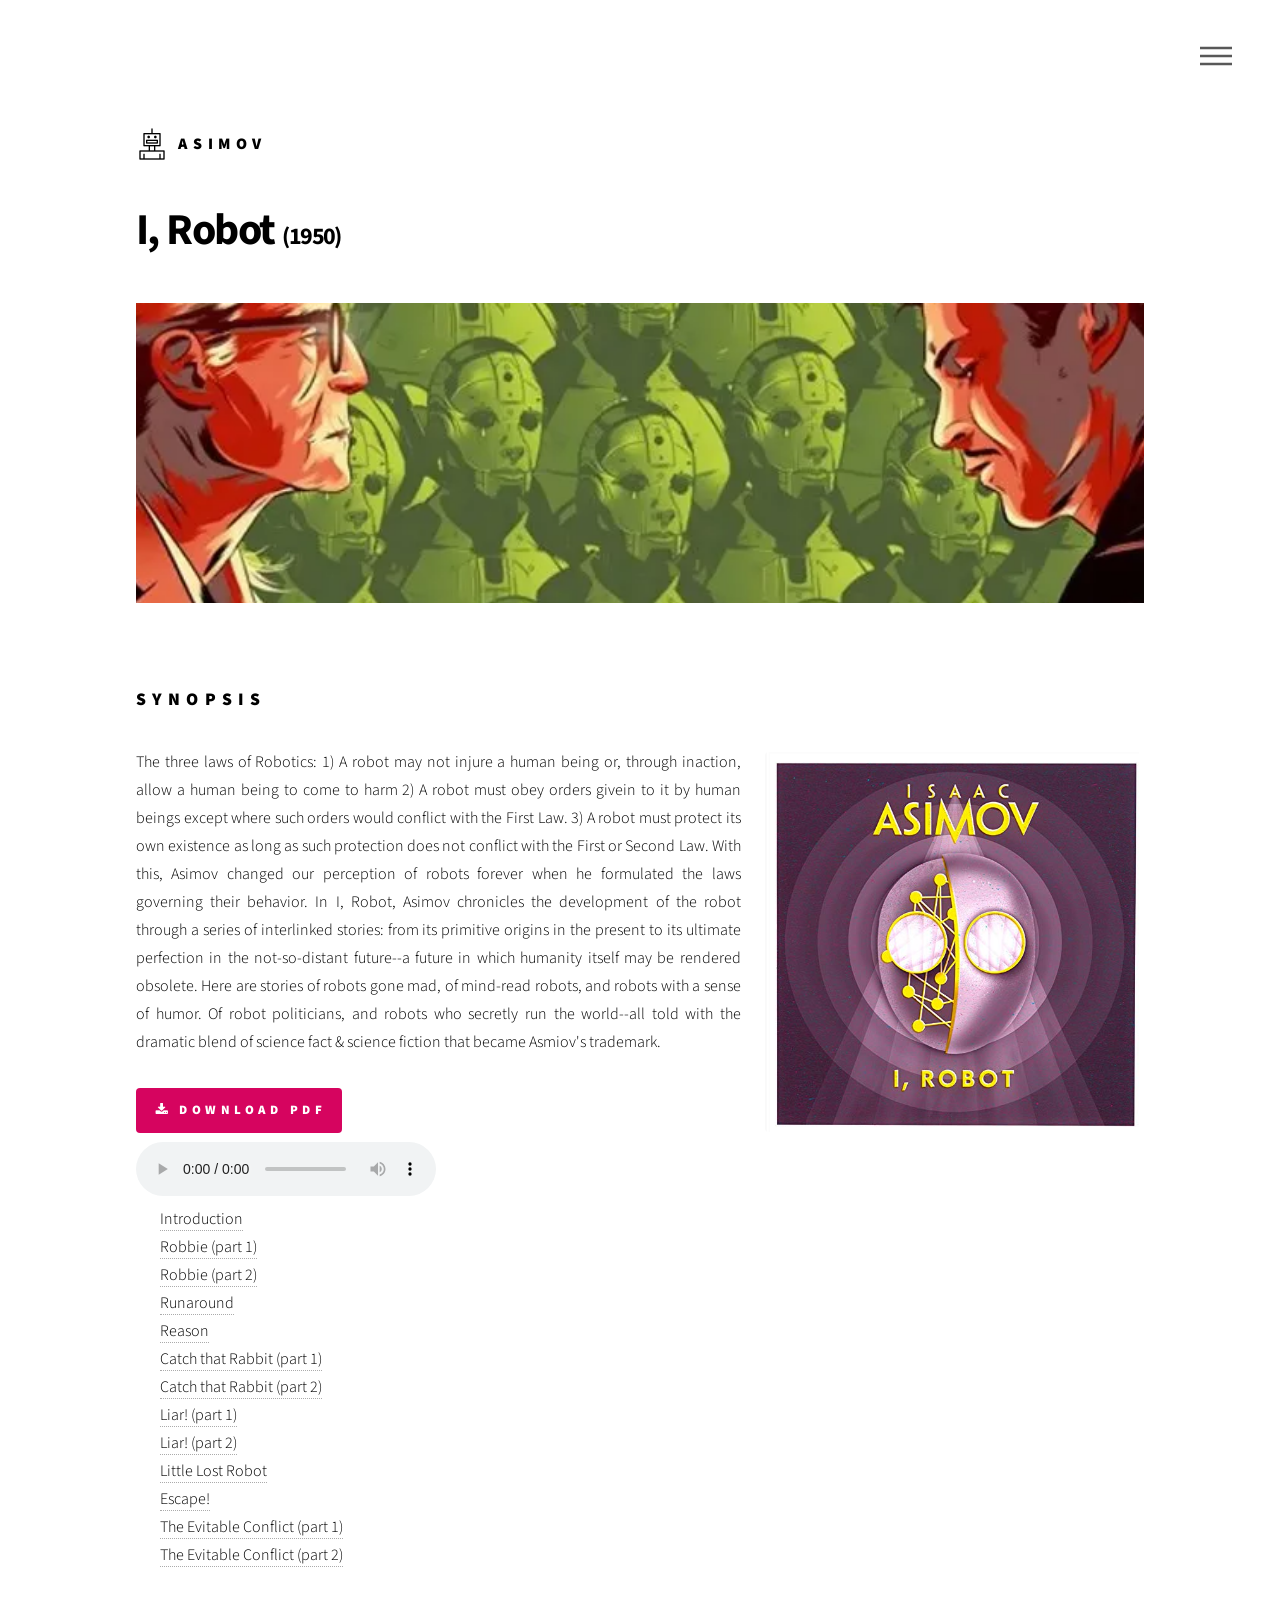
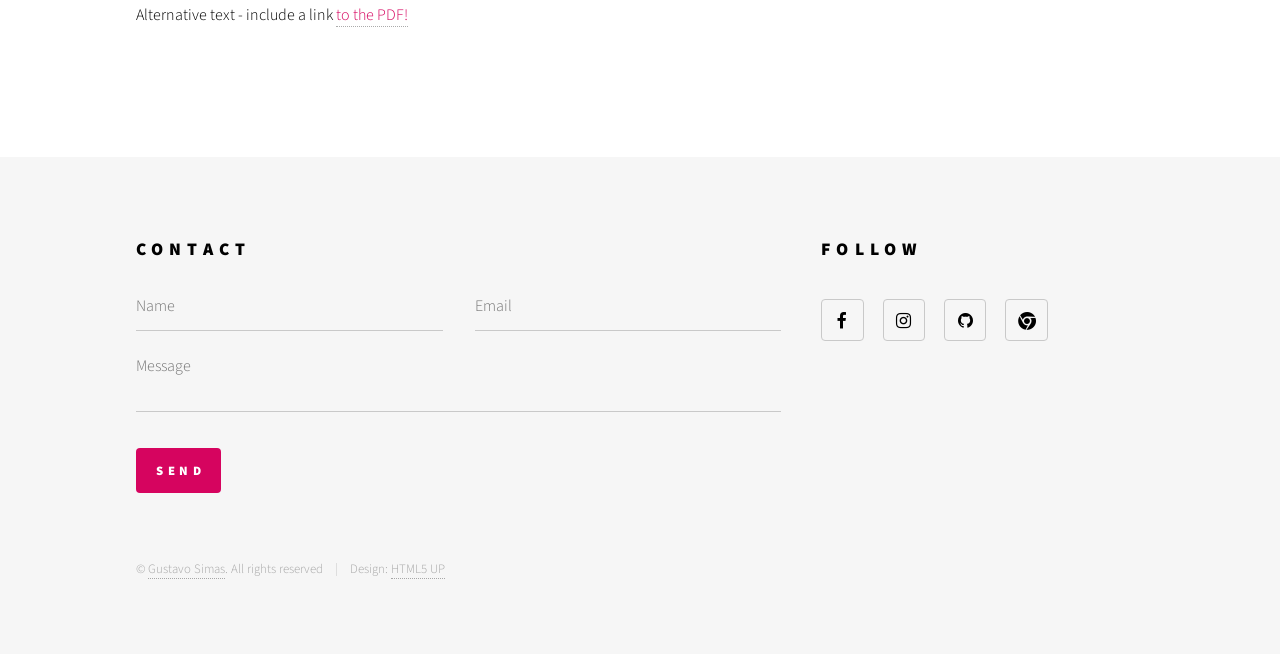
<file: Books/I_Robot/irobot.html>
<!DOCTYPE HTML>
<!--
	Phantom by HTML5 UP
	html5up.net | @ajlkn
	Free for personal and commercial use under the CCA 3.0 license (html5up.net/license)
-->
<html>
<head>
	<title>Asimov</title>

	<link rel="shortcut icon" href="../../images/favicon.ico">


	<meta charset="utf-8" />
	<meta name="viewport" content="width=device-width, initial-scale=1" />
	<!--[if lte IE 8]><script src="assets/js/ie/html5shiv.js"></script><![endif]-->
	<link rel="stylesheet" href="../../assets/css/main.css" />
	<!--[if lte IE 9]><link rel="stylesheet" href="assets/css/ie9.css" /><![endif]-->
	<!--[if lte IE 8]><link rel="stylesheet" href="assets/css/ie8.css" /><![endif]-->

	<style>
	#playlist{
		list-style: none;
	}
	#playlist li a{
		color:black;
		text-decoration: none;
	}
	#playlist .current-song a{
		color:blue;
	}
</style>


</head>
<body>
	<!-- Wrapper -->
	<div id="wrapper">

		<!-- Header -->
		<header id="header">
			<div class="inner">

				<!-- Logo -->
				<a href="../../index.html" class="logo">
					<span class="symbol"><img src="../../images/roboticon.png" alt="" /></span><span class="title">Asimov</span>
				</a>

				<!-- Nav -->
				<nav>
					<ul>
						<li><a href="#menu">Menu</a></li>
					</ul>
				</nav>

			</div>
		</header>

		<!-- Menu -->
		<nav id="menu">
			<h2>Menu</h2>
			<ul>
				<li><a href="../../index.html">Home</a></li>
				<li><a href="../../info.html">Info</a></li>
			</ul>
		</nav>

		<!-- Main -->
		<div id="main">
			<div class="inner">
				<h1>I, Robot <font size="5px">(1950)</font></h1>

				<style>
				.parallax { 
					/* The image used */
					background-image: url("irobotphoto.jpg");

					/* Set a specific height */
					height: 300px; 

					/* Create the parallax scrolling effect */
					background-attachment: fixed;
					background-position: center;
					background-repeat: no-repeat;
					background-size: cover;
				}
			</style>

			<!-- Container element -->
			<div class="parallax"></div>
			<br><br><br>

				<h2>Synopsis</h2>
				<p align="justify"><span class="image right"><a href="I Robot.pdf" target="_blank"><img src="irobot_cover.jpg" alt="" /></a></span>The three laws of Robotics:
				1) A robot may not injure a human being or, through inaction, allow a human being to come to harm
				2) A robot must obey orders givein to it by human beings except where such orders would conflict with the First Law.
				3) A robot must protect its own existence as long as such protection does not conflict with the First or Second Law.

				With this, Asimov changed our perception of robots forever when he formulated the laws governing their behavior. In I, Robot, Asimov chronicles the development of the robot through a series of interlinked stories: from its primitive origins in the present to its ultimate perfection in the not-so-distant future--a future in which humanity itself may be rendered obsolete.

				Here are stories of robots gone mad, of mind-read robots, and robots with a sense of humor. Of robot politicians, and robots who secretly run the world--all told with the dramatic blend of science fact & science fiction that became Asmiov's trademark.</p>


				<a href="I Robot.pdf" target="_blank" class="button special icon fa-download">Download PDF</a>
				<br>
				<audio autostart="0" autoplay="false" type="audio/mpeg" src="" controls id="audioPlayer">
					Sorry, your browser doesn't support html5!
				</audio>
				<ul id="playlist">

					<li class="current-song"><a href=""></a></li>

					<li><a href="https://ia800601.us.archive.org/25/items/IsaacAsimovAudioBookCollection/1950%20-%20I%2C%20Robot%20%28Hagon%29%20128k%2008.33.11%20%7B473mb%7D/01%20I%2C%20Robot%2001.mp3">Introduction</a></li>

					<li><a href="https://ia800601.us.archive.org/25/items/IsaacAsimovAudioBookCollection/1950%20-%20I%2C%20Robot%20%28Hagon%29%20128k%2008.33.11%20%7B473mb%7D/02%20Robbie.mp3">Robbie (part 1)</a></li>

					<li><a href="https://ia800601.us.archive.org/25/items/IsaacAsimovAudioBookCollection/1950%20-%20I%2C%20Robot%20%28Hagon%29%20128k%2008.33.11%20%7B473mb%7D/03%20I%2C%20Robot%2002.mp3">Robbie (part 2)</a></li>

					<li><a href="https://archive.org/download/IsaacAsimovAudioBookCollection/1950%20-%20I%2C%20Robot%20%28Hagon%29%20128k%2008.33.11%20%7B473mb%7D/04%20Runaround.mp3">Runaround</a></li>

					<li><a href="https://archive.org/download/IsaacAsimovAudioBookCollection/1950%20-%20I%2C%20Robot%20%28Hagon%29%20128k%2008.33.11%20%7B473mb%7D/05%20Reason.mp3">Reason</a></li>

					<li><a href="https://archive.org/download/IsaacAsimovAudioBookCollection/1950%20-%20I%2C%20Robot%20%28Hagon%29%20128k%2008.33.11%20%7B473mb%7D/06%20Catch%20That%20Rabbit.mp3">Catch that Rabbit (part 1)</a></li>

					<li><a href="https://archive.org/download/IsaacAsimovAudioBookCollection/1950%20-%20I%2C%20Robot%20%28Hagon%29%20128k%2008.33.11%20%7B473mb%7D/07%20I%2C%20Robot%2003.mp3">Catch that Rabbit (part 2)</a></li>

					<li><a href="https://archive.org/download/IsaacAsimovAudioBookCollection/1950%20-%20I%2C%20Robot%20%28Hagon%29%20128k%2008.33.11%20%7B473mb%7D/08%20Liar%21.mp3">Liar! (part 1)</a></li>

					<li><a href="https://archive.org/download/IsaacAsimovAudioBookCollection/1950%20-%20I%2C%20Robot%20%28Hagon%29%20128k%2008.33.11%20%7B473mb%7D/09%20I%2C%20Robot%2004.mp3">Liar! (part 2)</a></li>

					<li><a href="https://ia800601.us.archive.org/25/items/IsaacAsimovAudioBookCollection/1950%20-%20I%2C%20Robot%20%28Hagon%29%20128k%2008.33.11%20%7B473mb%7D/10%20Little%20Lost%20Robot.mp3">Little Lost Robot</a></li>

					<li><a href="https://ia800601.us.archive.org/25/items/IsaacAsimovAudioBookCollection/1950%20-%20I%2C%20Robot%20%28Hagon%29%20128k%2008.33.11%20%7B473mb%7D/11%20Escape%21.mp3">Escape!</a></li>

					<li><a href="https://ia800601.us.archive.org/25/items/IsaacAsimovAudioBookCollection/1950%20-%20I%2C%20Robot%20%28Hagon%29%20128k%2008.33.11%20%7B473mb%7D/13%20The%20Evitable%20Conflict.mp3">The Evitable Conflict (part 1)</a></li>

					<li><a href="https://ia800601.us.archive.org/25/items/IsaacAsimovAudioBookCollection/1950%20-%20I%2C%20Robot%20%28Hagon%29%20128k%2008.33.11%20%7B473mb%7D/14%20%20I%2C%20Robot%2005.mp3">The Evitable Conflict (part 2)</a></li>

				</ul>
				<script src="https://code.jquery.com/jquery-2.2.0.js"></script>
				<script src="../../assets/audioPlayer.js"></script>
				<script>
				        // loads the audio player
				        audioPlayer();
				    </script>

				    <object data="I Robot.pdf" type="application/pdf" width="100%" height="900px">
				    	<p>Alternative text - include a link <a href="I Robot.pdf">to the PDF!</a></p>
				    </object>

				</div>
			</div>

			<!-- Footer -->
			<footer id="footer">
				<div class="inner">
					<section>
						<h2>Contact</h2>
						<form action="https://formspree.io/gustavosimassilva@gmail.com" method="POST">
							<div class="field half first">
								<input type="text" name="Name" id="name" placeholder="Name" />
							</div>
							<div class="field half">
								<input type="email" name="Email" id="email" name="_replyto" placeholder="Email" />
							</div>
							<div class="field">
								<textarea name="Message" id="message" placeholder="Message"></textarea>
							</div>
							<ul class="actions">
								<li><input type="submit" value="Send" class="special" /></li>
							</ul>
						</form>
					</section>
					<section>
						<h2>Follow</h2>
						<ul class="icons">
							<li><a href="http://facebook.com/simasgs" target="_blank" class="icon style2 fa-facebook"><span class="label">Facebook</span></a></li>
							<li><a href="https:/instagram.com/tudoemsimas" target="_blank" class="icon style2 fa-instagram"><span class="label">Instagram</span></a></li>
							<li><a href="https://github.com/GSimas" target="_blank" class="icon style2 fa-github"><span class="label">GitHub</span></a></li>
							<li><a href="http://www.gsimas.github.io/" target="_blank" class="icon style2 fa-chrome"><span class="label">Phone</span></a></li>
						</ul>
					</section>
					<ul class="copyright">
						<li>&copy; <a target="_blank" href="http://gsimas.github.io">Gustavo Simas</a>. All rights reserved</li><li>Design: <a href="http://html5up.net">HTML5 UP</a></li>
					</ul>
				</div>
			</footer>

		</div>

		<!-- Scripts -->
		<script src="../../assets/js/jquery.min.js"></script>
		<script src="../../assets/js/skel.min.js"></script>
		<script src="../../assets/js/util.js"></script>
		<!--[if lte IE 8]><script src="assets/js/ie/respond.min.js"></script><![endif]-->
		<script src="../../assets/js/main.js"></script>

	</body>
	</html>
</file>
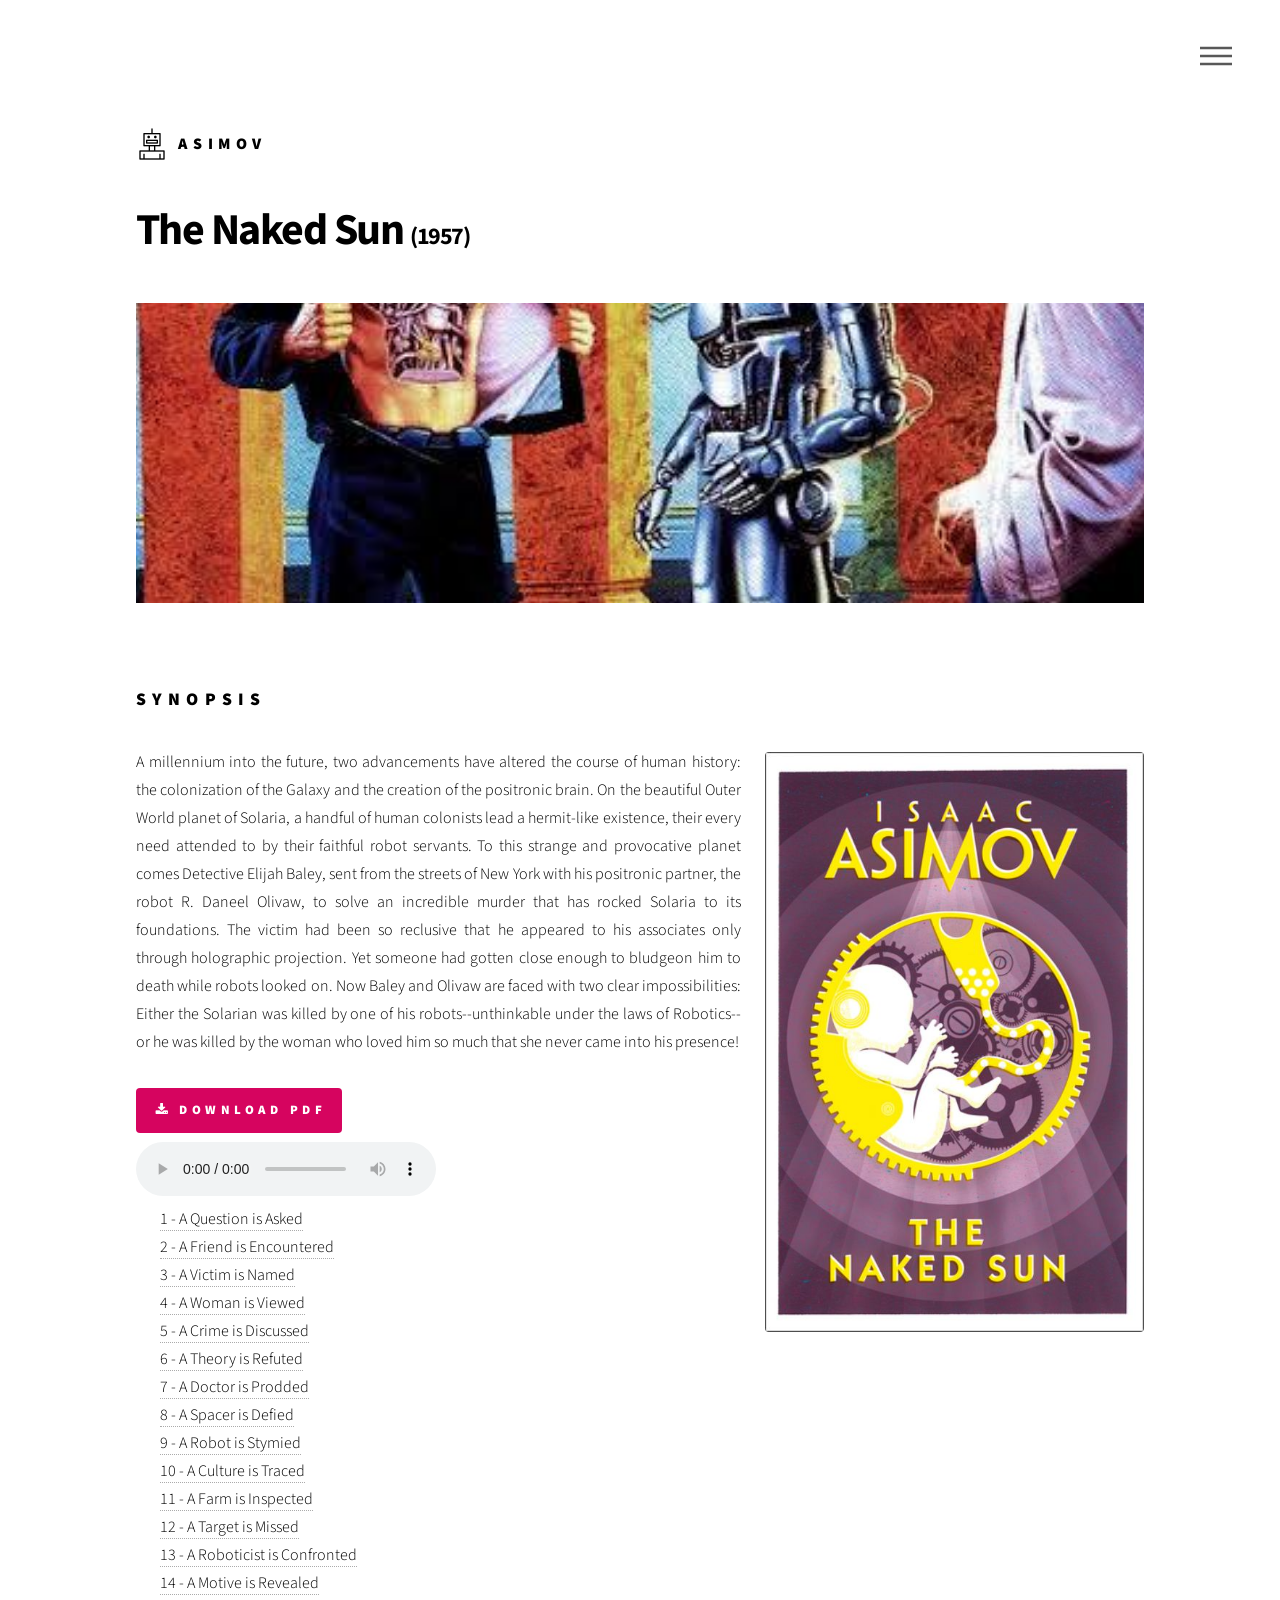
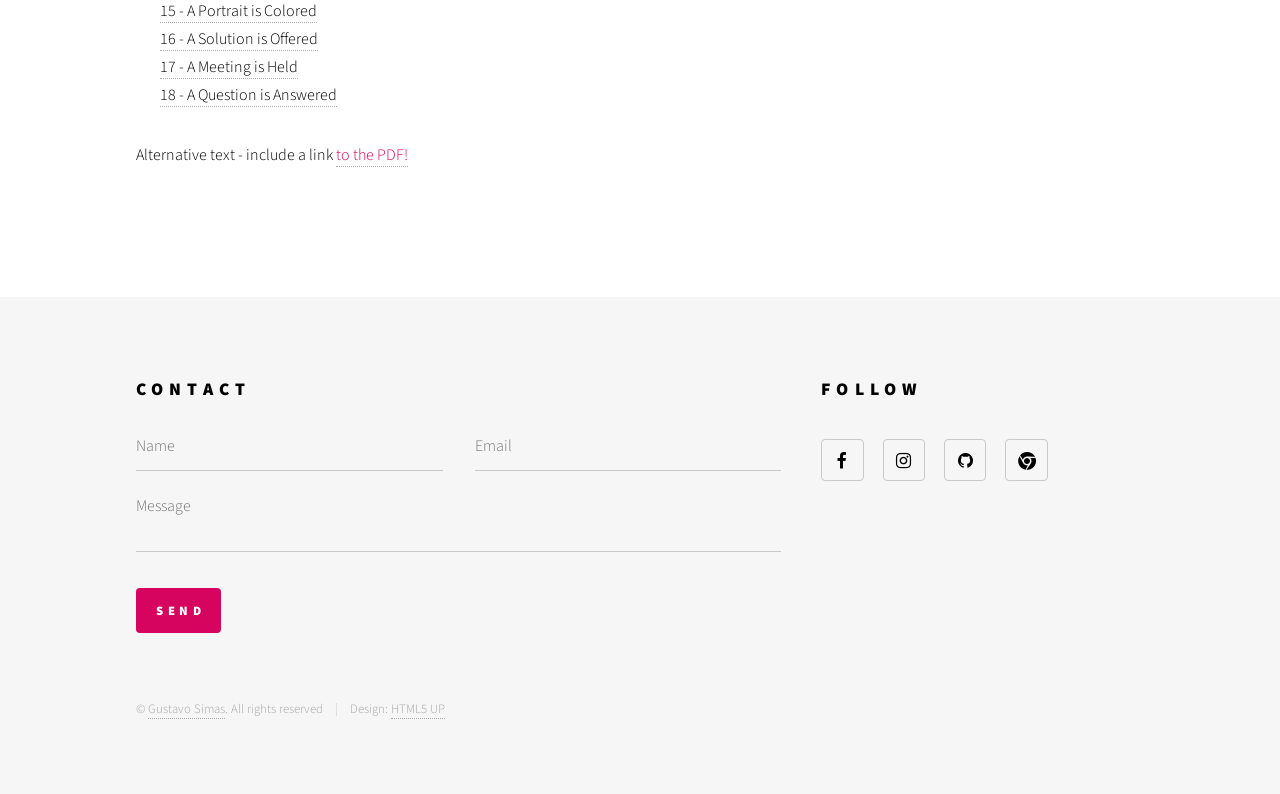
<file: Books/Naked_Sun/nakedsun.html>
<!DOCTYPE HTML>
<!--
	Phantom by HTML5 UP
	html5up.net | @ajlkn
	Free for personal and commercial use under the CCA 3.0 license (html5up.net/license)
-->
<html>
<head>
	<title>Asimov</title>

	<link rel="shortcut icon" href="../../images/favicon.ico">


	<meta charset="utf-8" />
	<meta name="viewport" content="width=device-width, initial-scale=1" />
	<!--[if lte IE 8]><script src="assets/js/ie/html5shiv.js"></script><![endif]-->
	<link rel="stylesheet" href="../../assets/css/main.css" />
	<!--[if lte IE 9]><link rel="stylesheet" href="assets/css/ie9.css" /><![endif]-->
	<!--[if lte IE 8]><link rel="stylesheet" href="assets/css/ie8.css" /><![endif]-->

	<style>
	#playlist{
		list-style: none;
	}
	#playlist li a{
		color:black;
		text-decoration: none;
	}
	#playlist .current-song a{
		color:blue;
	}
</style>


</head>
<body>
	<!-- Wrapper -->
	<div id="wrapper">

		<!-- Header -->
		<header id="header">
			<div class="inner">

				<!-- Logo -->
				<a href="../../index.html" class="logo">
					<span class="symbol"><img src="../../images/roboticon.png" alt="" /></span><span class="title">Asimov</span>
				</a>

				<!-- Nav -->
				<nav>
					<ul>
						<li><a href="#menu">Menu</a></li>
					</ul>
				</nav>

			</div>
		</header>

		<!-- Menu -->
		<nav id="menu">
			<h2>Menu</h2>
			<ul>
				<li><a href="../../index.html">Home</a></li>
				<li><a href="../../info.html">Info</a></li>
			</ul>
		</nav>

		<!-- Main -->
		<div id="main">
			<div class="inner">
				<h1>The Naked Sun <font size="5px">(1957)</font></h1>

				<style>
				.parallax { 
					/* The image used */
					background-image: url("nakedsunphoto.jpg");

					/* Set a specific height */
					height: 300px; 

					/* Create the parallax scrolling effect */
					background-attachment: fixed;
					background-position: center;
					background-repeat: no-repeat;
					background-size: cover;
				}
			</style>

			<!-- Container element -->
			<div class="parallax"></div>
			<br><br><br>

				<h2>Synopsis</h2>
				<p align="justify"><span class="image right"><a href="The Naked Sun.pdf" target="_blank"><img src="naked_sun_cover.jpg" alt="" /></a></span>A millennium into the future, two advancements have altered the course of human history:  the colonization of the Galaxy and the creation of the positronic brain.  On the beautiful Outer World planet of Solaria, a handful of human colonists lead a hermit-like existence, their every need attended to by their faithful robot servants.  To this strange and provocative planet comes Detective Elijah Baley, sent from the streets of New York with his positronic partner, the robot R. Daneel Olivaw, to solve an incredible murder that has rocked Solaria to its foundations.  The victim had been so reclusive that he appeared to his associates only through holographic projection.  Yet someone had gotten close enough to bludgeon him to death while robots looked on.  Now Baley and Olivaw are faced with two clear impossibilities:  Either the Solarian was killed by one of his robots--unthinkable under the laws of Robotics--or he was killed by the woman who loved him so much that she never came into his presence!</p>


				<a href="The Naked Sun.pdf" target="_blank" class="button special icon fa-download">Download PDF</a>
				<br>
				<audio autostart="0" autoplay="false" type="audio/mpeg" src="" controls id="audioPlayer">
					Sorry, your browser doesn't support html5!
				</audio>
				<ul id="playlist">

					<li class="current-song"><a href=""></a></li>

					<li><a href="https://ia800601.us.archive.org/25/items/IsaacAsimovAudioBookCollection/1957%20-%20The%20Naked%20Sun%20%28Dufris%29%20192k%2007.38.08%20%7B630mb%7D/Naked%20Sun%2001.mp3">1 - A Question is Asked</a></li>

					<li><a href="https://ia800601.us.archive.org/25/items/IsaacAsimovAudioBookCollection/1957%20-%20The%20Naked%20Sun%20%28Dufris%29%20192k%2007.38.08%20%7B630mb%7D/Naked%20Sun%2002.mp3">2 - A Friend is Encountered</a></li>

					<li><a href="https://ia800601.us.archive.org/25/items/IsaacAsimovAudioBookCollection/1957%20-%20The%20Naked%20Sun%20%28Dufris%29%20192k%2007.38.08%20%7B630mb%7D/Naked%20Sun%2003.mp3">3 - A Victim is Named</a></li>

					<li><a href="https://ia800601.us.archive.org/25/items/IsaacAsimovAudioBookCollection/1957%20-%20The%20Naked%20Sun%20%28Dufris%29%20192k%2007.38.08%20%7B630mb%7D/Naked%20Sun%2004.mp3">4 - A Woman is Viewed</a></li>

					<li><a href="https://ia800601.us.archive.org/25/items/IsaacAsimovAudioBookCollection/1957%20-%20The%20Naked%20Sun%20%28Dufris%29%20192k%2007.38.08%20%7B630mb%7D/Naked%20Sun%2005.mp3">5 - A Crime is Discussed</a></li>

					<li><a href="https://ia800601.us.archive.org/25/items/IsaacAsimovAudioBookCollection/1957%20-%20The%20Naked%20Sun%20%28Dufris%29%20192k%2007.38.08%20%7B630mb%7D/Naked%20Sun%2006.mp3">6 - A Theory is Refuted</a></li>

					<li><a href="https://ia800601.us.archive.org/25/items/IsaacAsimovAudioBookCollection/1957%20-%20The%20Naked%20Sun%20%28Dufris%29%20192k%2007.38.08%20%7B630mb%7D/Naked%20Sun%2007.mp3">7 - A Doctor is Prodded</a></li>

					<li><a href="https://ia800601.us.archive.org/25/items/IsaacAsimovAudioBookCollection/1957%20-%20The%20Naked%20Sun%20%28Dufris%29%20192k%2007.38.08%20%7B630mb%7D/Naked%20Sun%2008.mp3">8 - A Spacer is Defied</a></li>

					<li><a href="https://ia800601.us.archive.org/25/items/IsaacAsimovAudioBookCollection/1957%20-%20The%20Naked%20Sun%20%28Dufris%29%20192k%2007.38.08%20%7B630mb%7D/Naked%20Sun%2009.mp3">9 - A Robot is Stymied</a></li>

					<li><a href="https://ia800601.us.archive.org/25/items/IsaacAsimovAudioBookCollection/1957%20-%20The%20Naked%20Sun%20%28Dufris%29%20192k%2007.38.08%20%7B630mb%7D/Naked%20Sun%2010.mp3">10 - A Culture is Traced</a></li>

					<li><a href="https://ia800601.us.archive.org/25/items/IsaacAsimovAudioBookCollection/1957%20-%20The%20Naked%20Sun%20%28Dufris%29%20192k%2007.38.08%20%7B630mb%7D/Naked%20Sun%2011.mp3">11 - A Farm is Inspected</a></li>

					<li><a href="https://ia800601.us.archive.org/25/items/IsaacAsimovAudioBookCollection/1957%20-%20The%20Naked%20Sun%20%28Dufris%29%20192k%2007.38.08%20%7B630mb%7D/Naked%20Sun%2012.mp3">12 - A Target is Missed</a></li>

					<li><a href="https://ia800601.us.archive.org/25/items/IsaacAsimovAudioBookCollection/1957%20-%20The%20Naked%20Sun%20%28Dufris%29%20192k%2007.38.08%20%7B630mb%7D/Naked%20Sun%2013.mp3">13 - A Roboticist is Confronted</a></li>

					<li><a href="https://ia800601.us.archive.org/25/items/IsaacAsimovAudioBookCollection/1957%20-%20The%20Naked%20Sun%20%28Dufris%29%20192k%2007.38.08%20%7B630mb%7D/Naked%20Sun%2014.mp3">14 - A Motive is Revealed</a></li>

					<li><a href="https://ia800601.us.archive.org/25/items/IsaacAsimovAudioBookCollection/1957%20-%20The%20Naked%20Sun%20%28Dufris%29%20192k%2007.38.08%20%7B630mb%7D/Naked%20Sun%2015.mp3">15 - A Portrait is Colored</a></li>

					<li><a href="https://ia800601.us.archive.org/25/items/IsaacAsimovAudioBookCollection/1957%20-%20The%20Naked%20Sun%20%28Dufris%29%20192k%2007.38.08%20%7B630mb%7D/Naked%20Sun%2016.mp3">16 - A Solution is Offered</a></li>

					<li><a href="https://ia800601.us.archive.org/25/items/IsaacAsimovAudioBookCollection/1957%20-%20The%20Naked%20Sun%20%28Dufris%29%20192k%2007.38.08%20%7B630mb%7D/Naked%20Sun%2017.mp3">17 - A Meeting is Held</a></li>

					<li><a href="https://ia800601.us.archive.org/25/items/IsaacAsimovAudioBookCollection/1957%20-%20The%20Naked%20Sun%20%28Dufris%29%20192k%2007.38.08%20%7B630mb%7D/Naked%20Sun%2018.mp3">18 - A Question is Answered</a></li>

				</ul>
				<script src="https://code.jquery.com/jquery-2.2.0.js"></script>
				<script src="../../assets/audioPlayer.js"></script>
				<script>
				        // loads the audio player
				        audioPlayer();
				    </script>

				    <object data="The Naked Sun.pdf" type="application/pdf" width="100%" height="900px">
				    	<p>Alternative text - include a link <a href="The Naked Sun.pdf">to the PDF!</a></p>
				    </object>

				</div>
			</div>

			<!-- Footer -->
			<footer id="footer">
				<div class="inner">
					<section>
						<h2>Contact</h2>
						<form action="https://formspree.io/gustavosimassilva@gmail.com" method="POST">
							<div class="field half first">
								<input type="text" name="Name" id="name" placeholder="Name" />
							</div>
							<div class="field half">
								<input type="email" name="Email" id="email" name="_replyto" placeholder="Email" />
							</div>
							<div class="field">
								<textarea name="Message" id="message" placeholder="Message"></textarea>
							</div>
							<ul class="actions">
								<li><input type="submit" value="Send" class="special" /></li>
							</ul>
						</form>
					</section>
					<section>
						<h2>Follow</h2>
						<ul class="icons">
							<li><a href="http://facebook.com/simasgs" target="_blank" class="icon style2 fa-facebook"><span class="label">Facebook</span></a></li>
							<li><a href="https:/instagram.com/tudoemsimas" target="_blank" class="icon style2 fa-instagram"><span class="label">Instagram</span></a></li>
							<li><a href="https://github.com/GSimas" target="_blank" class="icon style2 fa-github"><span class="label">GitHub</span></a></li>
							<li><a href="http://www.gsimas.github.io/" target="_blank" class="icon style2 fa-chrome"><span class="label">Phone</span></a></li>
						</ul>
					</section>
					<ul class="copyright">
						<li>&copy; <a target="_blank" href="http://gsimas.github.io">Gustavo Simas</a>. All rights reserved</li><li>Design: <a href="http://html5up.net">HTML5 UP</a></li>
					</ul>
				</div>
			</footer>

		</div>

		<!-- Scripts -->
		<script src="../../assets/js/jquery.min.js"></script>
		<script src="../../assets/js/skel.min.js"></script>
		<script src="../../assets/js/util.js"></script>
		<!--[if lte IE 8]><script src="assets/js/ie/respond.min.js"></script><![endif]-->
		<script src="../../assets/js/main.js"></script>

	</body>
	</html>
</file>
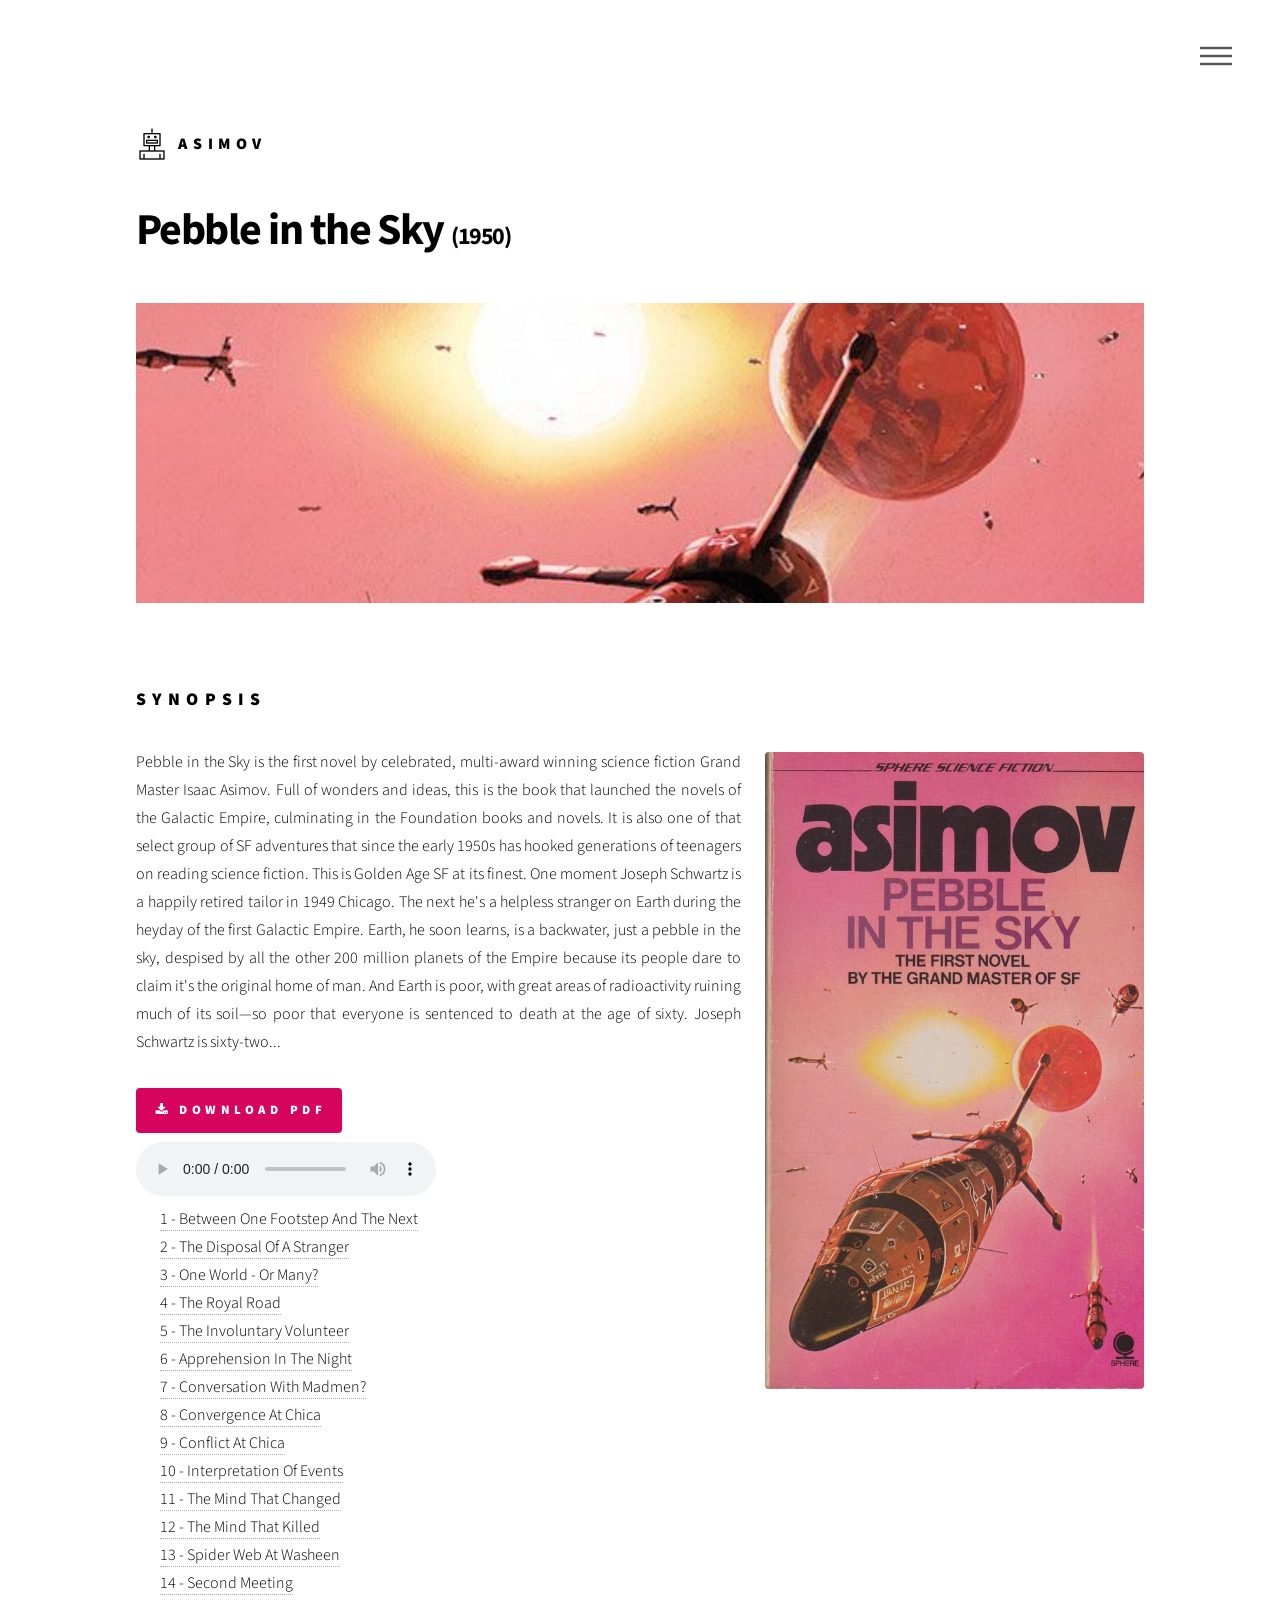
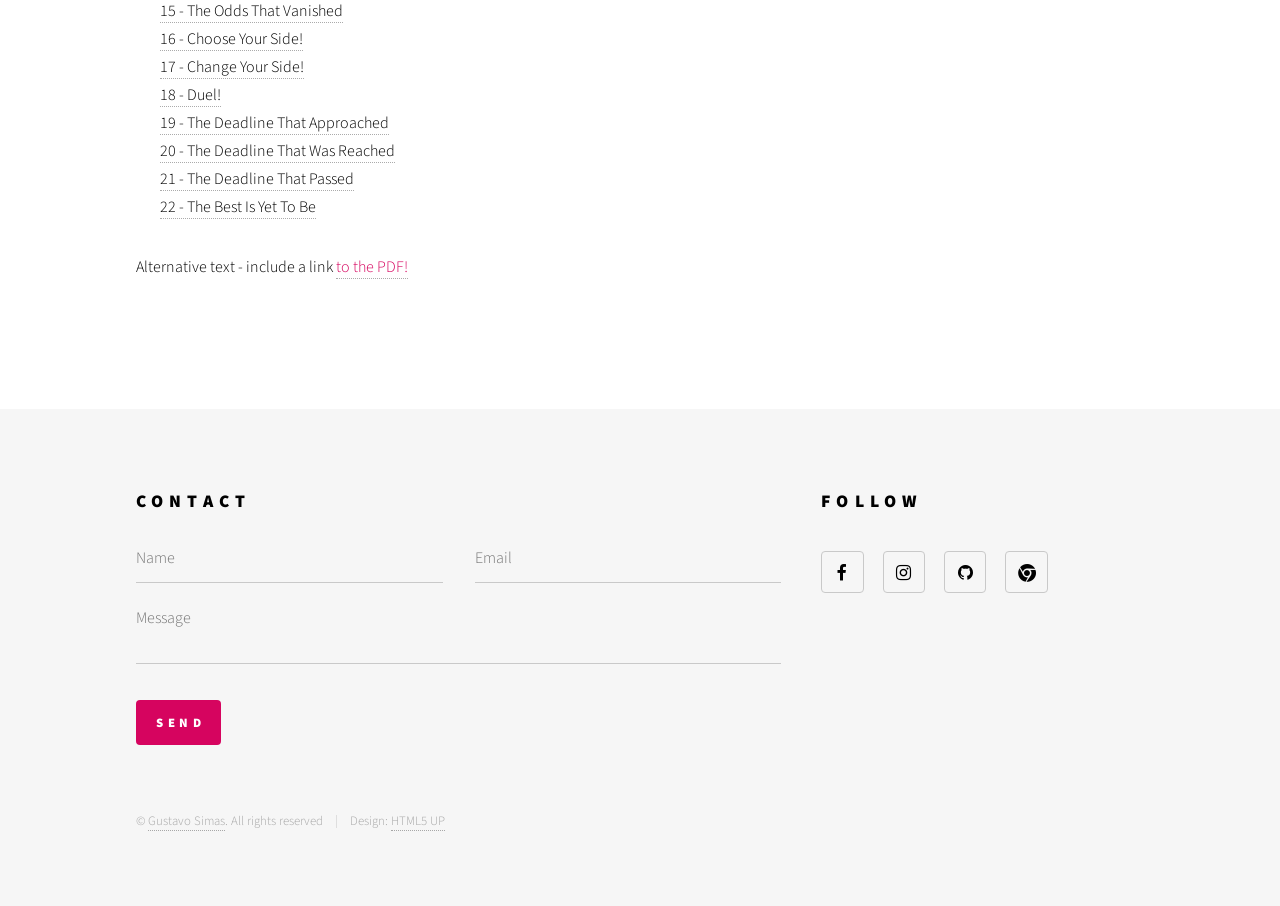
<file: Books/Pebble_Sky/pebblesky.html>
<!DOCTYPE HTML>
<!--
	Phantom by HTML5 UP
	html5up.net | @ajlkn
	Free for personal and commercial use under the CCA 3.0 license (html5up.net/license)
-->
<html>
<head>
	<title>Asimov</title>

	<link rel="shortcut icon" href="../../images/favicon.ico">


	<meta charset="utf-8" />
	<meta name="viewport" content="width=device-width, initial-scale=1" />
	<!--[if lte IE 8]><script src="assets/js/ie/html5shiv.js"></script><![endif]-->
	<link rel="stylesheet" href="../../assets/css/main.css" />
	<!--[if lte IE 9]><link rel="stylesheet" href="assets/css/ie9.css" /><![endif]-->
	<!--[if lte IE 8]><link rel="stylesheet" href="assets/css/ie8.css" /><![endif]-->

	<style>
	#playlist{
		list-style: none;
	}
	#playlist li a{
		color:black;
		text-decoration: none;
	}
	#playlist .current-song a{
		color:blue;
	}
</style>


</head>
<body>
	<!-- Wrapper -->
	<div id="wrapper">

		<!-- Header -->
		<header id="header">
			<div class="inner">

				<!-- Logo -->
				<a href="../../index.html" class="logo">
					<span class="symbol"><img src="../../images/roboticon.png" alt="" /></span><span class="title">Asimov</span>
				</a>

				<!-- Nav -->
				<nav>
					<ul>
						<li><a href="#menu">Menu</a></li>
					</ul>
				</nav>

			</div>
		</header>

		<!-- Menu -->
		<nav id="menu">
			<h2>Menu</h2>
			<ul>
				<li><a href="../../index.html">Home</a></li>
				<li><a href="../../info.html">Info</a></li>
			</ul>
		</nav>

		<!-- Main -->
		<div id="main">
			<div class="inner">
				<h1>Pebble in the Sky <font size="5px">(1950)</font></h1>

				<style>
				.parallax { 
					/* The image used */
					background-image: url("pebbleskyphoto.jpg");

					/* Set a specific height */
					height: 300px; 

					/* Create the parallax scrolling effect */
					background-attachment: fixed;
					background-position: center;
					background-repeat: no-repeat;
					background-size: cover;
				}
			</style>

			<!-- Container element -->
			<div class="parallax"></div>
			<br><br><br>

				<h2>Synopsis</h2>
				<p align="justify"><span class="image right"><a href="Pebble in the Sky.pdf" target="_blank"><img src="pebble_sky_cover.jpg" alt="" /></a></span>Pebble in the Sky is the first novel by celebrated, multi-award winning science fiction Grand Master Isaac Asimov. Full of wonders and ideas, this is the book that launched the novels of the Galactic Empire, culminating in the Foundation books and novels. It is also one of that select group of SF adventures that since the early 1950s has hooked generations of teenagers on reading science fiction. This is Golden Age SF at its finest.

				One moment Joseph Schwartz is a happily retired tailor in 1949 Chicago. The next he's a helpless stranger on Earth during the heyday of the first Galactic Empire.

				Earth, he soon learns, is a backwater, just a pebble in the sky, despised by all the other 200 million planets of the Empire because its people dare to claim it's the original home of man. And Earth is poor, with great areas of radioactivity ruining much of its soil―so poor that everyone is sentenced to death at the age of sixty.

				Joseph Schwartz is sixty-two...</p>


				<a href="Pebble in the Sky.pdf" target="_blank" class="button special icon fa-download">Download PDF</a>
				<br>
				<audio autostart="0" autoplay="false" type="audio/mpeg" src="" controls id="audioPlayer">
					Sorry, your browser doesn't support html5!
				</audio>
				<ul id="playlist">

					<li class="current-song"><a href=""></a></li>

					<li><a href="https://ia800601.us.archive.org/25/items/IsaacAsimovAudioBookCollection/1950%20-%20Pebble%20in%20the%20Sky%20%28Fass%29%2096k%2008.06.55%20%7B340mb%7D/Pebble%20in%20the%20Sky%2001.mp3">1 - Between One Footstep And The Next</a></li>

					<li><a href="https://ia800601.us.archive.org/25/items/IsaacAsimovAudioBookCollection/1950%20-%20Pebble%20in%20the%20Sky%20%28Fass%29%2096k%2008.06.55%20%7B340mb%7D/Pebble%20in%20the%20Sky%2002.mp3">2 - The Disposal Of A Stranger</a></li>

					<li><a href="https://ia800601.us.archive.org/25/items/IsaacAsimovAudioBookCollection/1950%20-%20Pebble%20in%20the%20Sky%20%28Fass%29%2096k%2008.06.55%20%7B340mb%7D/Pebble%20in%20the%20Sky%2003.mp3">3 - One World - Or Many?</a></li>

					<li><a href="https://ia800601.us.archive.org/25/items/IsaacAsimovAudioBookCollection/1950%20-%20Pebble%20in%20the%20Sky%20%28Fass%29%2096k%2008.06.55%20%7B340mb%7D/Pebble%20in%20the%20Sky%2004.mp3">4 - The Royal Road</a></li>

					<li><a href="https://ia800601.us.archive.org/25/items/IsaacAsimovAudioBookCollection/1950%20-%20Pebble%20in%20the%20Sky%20%28Fass%29%2096k%2008.06.55%20%7B340mb%7D/Pebble%20in%20the%20Sky%2005.mp3">5 - The Involuntary Volunteer</a></li>

					<li><a href="https://ia800601.us.archive.org/25/items/IsaacAsimovAudioBookCollection/1950%20-%20Pebble%20in%20the%20Sky%20%28Fass%29%2096k%2008.06.55%20%7B340mb%7D/Pebble%20in%20the%20Sky%2006.mp3">6 - Apprehension In The Night</a></li>

					<li><a href="https://ia600601.us.archive.org/25/items/IsaacAsimovAudioBookCollection/1950%20-%20Pebble%20in%20the%20Sky%20%28Fass%29%2096k%2008.06.55%20%7B340mb%7D/Pebble%20in%20the%20Sky%2007.mp3">7 - Conversation With Madmen?</a></li>

					<li><a href="http://ia800601.us.archive.org/25/items/IsaacAsimovAudioBookCollection/1950%20-%20Pebble%20in%20the%20Sky%20%28Fass%29%2096k%2008.06.55%20%7B340mb%7D/Pebble%20in%20the%20Sky%2008.mp3">8 - Convergence At Chica</a></li>

					<li><a href="https://ia600601.us.archive.org/25/items/IsaacAsimovAudioBookCollection/1950%20-%20Pebble%20in%20the%20Sky%20%28Fass%29%2096k%2008.06.55%20%7B340mb%7D/Pebble%20in%20the%20Sky%2009.mp3">9 - Conflict At Chica</a></li>

					<li><a href="https://ia800601.us.archive.org/25/items/IsaacAsimovAudioBookCollection/1950%20-%20Pebble%20in%20the%20Sky%20%28Fass%29%2096k%2008.06.55%20%7B340mb%7D/Pebble%20in%20the%20Sky%2010.mp3">10 - Interpretation Of Events</a></li>

					<li><a href="https://ia800601.us.archive.org/25/items/IsaacAsimovAudioBookCollection/1950%20-%20Pebble%20in%20the%20Sky%20%28Fass%29%2096k%2008.06.55%20%7B340mb%7D/Pebble%20in%20the%20Sky%2011.mp3">11 - The Mind That Changed</a></li>

					<li><a href="https://ia800601.us.archive.org/25/items/IsaacAsimovAudioBookCollection/1950%20-%20Pebble%20in%20the%20Sky%20%28Fass%29%2096k%2008.06.55%20%7B340mb%7D/Pebble%20in%20the%20Sky%2012.mp3">12 - The Mind That Killed</a></li>

					<li><a href="https://ia800601.us.archive.org/25/items/IsaacAsimovAudioBookCollection/1950%20-%20Pebble%20in%20the%20Sky%20%28Fass%29%2096k%2008.06.55%20%7B340mb%7D/Pebble%20in%20the%20Sky%2013.mp3">13 - Spider Web At Washeen</a></li>

					<li><a href="https://ia800601.us.archive.org/25/items/IsaacAsimovAudioBookCollection/1950%20-%20Pebble%20in%20the%20Sky%20%28Fass%29%2096k%2008.06.55%20%7B340mb%7D/Pebble%20in%20the%20Sky%2014.mp3">14 - Second Meeting</a></li>

					<li><a href="https://ia600601.us.archive.org/25/items/IsaacAsimovAudioBookCollection/1950%20-%20Pebble%20in%20the%20Sky%20%28Fass%29%2096k%2008.06.55%20%7B340mb%7D/Pebble%20in%20the%20Sky%2015.mp3">15 - The Odds That Vanished</a></li>

					<li><a href="https://ia800601.us.archive.org/25/items/IsaacAsimovAudioBookCollection/1950%20-%20Pebble%20in%20the%20Sky%20%28Fass%29%2096k%2008.06.55%20%7B340mb%7D/Pebble%20in%20the%20Sky%2016.mp3">16 - Choose Your Side!</a></li>

					<li><a href="https://ia800601.us.archive.org/25/items/IsaacAsimovAudioBookCollection/1950%20-%20Pebble%20in%20the%20Sky%20%28Fass%29%2096k%2008.06.55%20%7B340mb%7D/Pebble%20in%20the%20Sky%2017.mp3">17 - Change Your Side!</a></li>

					<li><a href="https://ia800601.us.archive.org/25/items/IsaacAsimovAudioBookCollection/1950%20-%20Pebble%20in%20the%20Sky%20%28Fass%29%2096k%2008.06.55%20%7B340mb%7D/Pebble%20in%20the%20Sky%2018.mp3">18 -  Duel!</a></li>

					<li><a href="https://ia800601.us.archive.org/25/items/IsaacAsimovAudioBookCollection/1950%20-%20Pebble%20in%20the%20Sky%20%28Fass%29%2096k%2008.06.55%20%7B340mb%7D/Pebble%20in%20the%20Sky%2019.mp3">19 - The Deadline That Approached</a></li>

					<li><a href="https://ia800601.us.archive.org/25/items/IsaacAsimovAudioBookCollection/1950%20-%20Pebble%20in%20the%20Sky%20%28Fass%29%2096k%2008.06.55%20%7B340mb%7D/Pebble%20in%20the%20Sky%2020.mp3">20 - The Deadline That Was Reached</a></li>

					<li><a href="https://ia800601.us.archive.org/25/items/IsaacAsimovAudioBookCollection/1950%20-%20Pebble%20in%20the%20Sky%20%28Fass%29%2096k%2008.06.55%20%7B340mb%7D/Pebble%20in%20the%20Sky%2021.mp3">21 - The Deadline That Passed</a></li>

					<li><a href="https://ia800601.us.archive.org/25/items/IsaacAsimovAudioBookCollection/1950%20-%20Pebble%20in%20the%20Sky%20%28Fass%29%2096k%2008.06.55%20%7B340mb%7D/Pebble%20in%20the%20Sky%2022.mp3">22 - The Best Is Yet To Be</a></li>

				</ul>
				<script src="https://code.jquery.com/jquery-2.2.0.js"></script>
				<script src="../../assets/audioPlayer.js"></script>
				<script>
				        // loads the audio player
				        audioPlayer();
				    </script>

				    <object data="Pebble in the Sky.pdf" type="application/pdf" width="100%" height="900px">
				    	<p>Alternative text - include a link <a href="Pebble in the Sky.pdf">to the PDF!</a></p>
				    </object>

				</div>
			</div>

			<!-- Footer -->
			<footer id="footer">
				<div class="inner">
					<section>
						<h2>Contact</h2>
						<form action="https://formspree.io/gustavosimassilva@gmail.com" method="POST">
							<div class="field half first">
								<input type="text" name="Name" id="name" placeholder="Name" />
							</div>
							<div class="field half">
								<input type="email" name="Email" id="email" name="_replyto" placeholder="Email" />
							</div>
							<div class="field">
								<textarea name="Message" id="message" placeholder="Message"></textarea>
							</div>
							<ul class="actions">
								<li><input type="submit" value="Send" class="special" /></li>
							</ul>
						</form>
					</section>
					<section>
						<h2>Follow</h2>
						<ul class="icons">
							<li><a href="http://facebook.com/simasgs" target="_blank" class="icon style2 fa-facebook"><span class="label">Facebook</span></a></li>
							<li><a href="https:/instagram.com/tudoemsimas" target="_blank" class="icon style2 fa-instagram"><span class="label">Instagram</span></a></li>
							<li><a href="https://github.com/GSimas" target="_blank" class="icon style2 fa-github"><span class="label">GitHub</span></a></li>
							<li><a href="http://www.gsimas.github.io/" target="_blank" class="icon style2 fa-chrome"><span class="label">Phone</span></a></li>
						</ul>
					</section>
					<ul class="copyright">
						<li>&copy; <a target="_blank" href="http://gsimas.github.io">Gustavo Simas</a>. All rights reserved</li><li>Design: <a href="http://html5up.net">HTML5 UP</a></li>
					</ul>
				</div>
			</footer>

		</div>

		<!-- Scripts -->
		<script src="../../assets/js/jquery.min.js"></script>
		<script src="../../assets/js/skel.min.js"></script>
		<script src="../../assets/js/util.js"></script>
		<!--[if lte IE 8]><script src="assets/js/ie/respond.min.js"></script><![endif]-->
		<script src="../../assets/js/main.js"></script>

	</body>
	</html>
</file>
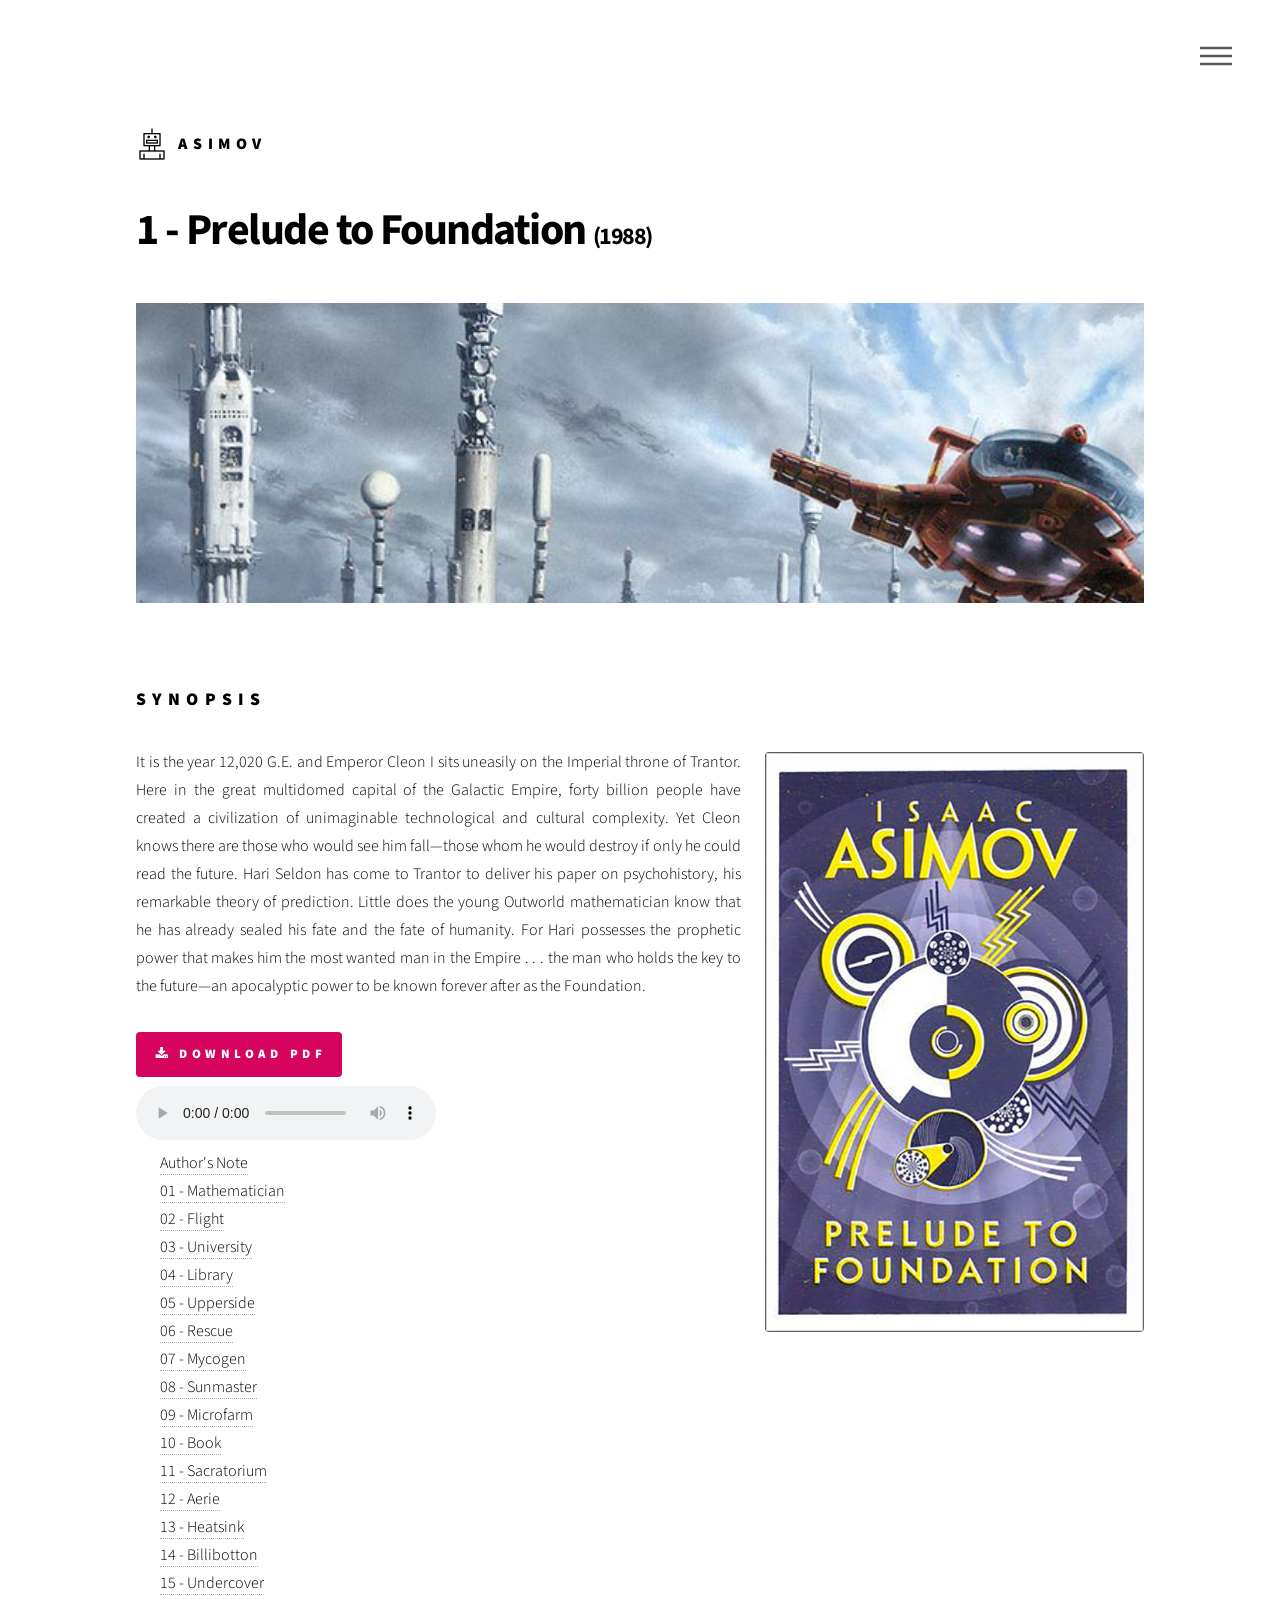
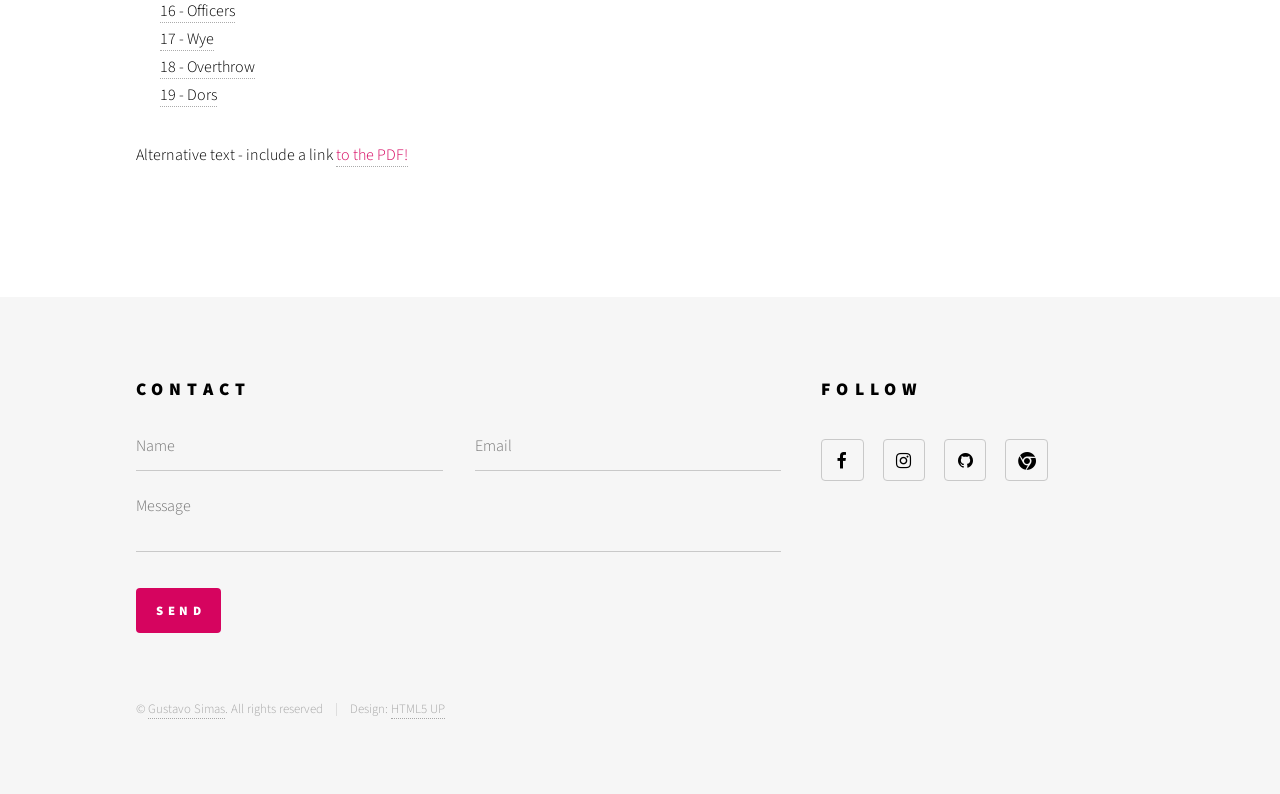
<file: Books/Prelude_Foundation/prelude.html>
<!DOCTYPE HTML>
<!--
	Phantom by HTML5 UP
	html5up.net | @ajlkn
	Free for personal and commercial use under the CCA 3.0 license (html5up.net/license)
-->
<html>
<head>
	<title>Asimov</title>

	<link rel="shortcut icon" href="../../images/favicon.ico">


	<meta charset="utf-8" />
	<meta name="viewport" content="width=device-width, initial-scale=1" />
	<!--[if lte IE 8]><script src="assets/js/ie/html5shiv.js"></script><![endif]-->
	<link rel="stylesheet" href="../../assets/css/main.css" />
	<!--[if lte IE 9]><link rel="stylesheet" href="assets/css/ie9.css" /><![endif]-->
	<!--[if lte IE 8]><link rel="stylesheet" href="assets/css/ie8.css" /><![endif]-->

	<style>
	#playlist{
		list-style: none;
	}
	#playlist li a{
		color:black;
		text-decoration: none;
	}
	#playlist .current-song a{
		color:blue;
	}
</style>


</head>
<body>
	<!-- Wrapper -->
	<div id="wrapper">

		<!-- Header -->
		<header id="header">
			<div class="inner">

				<!-- Logo -->
				<a href="../../index.html" class="logo">
					<span class="symbol"><img src="../../images/roboticon.png" alt="" /></span><span class="title">Asimov</span>
				</a>

				<!-- Nav -->
				<nav>
					<ul>
						<li><a href="#menu">Menu</a></li>
					</ul>
				</nav>

			</div>
		</header>

		<!-- Menu -->
		<nav id="menu">
			<h2>Menu</h2>
			<ul>
				<li><a href="../../index.html">Home</a></li>
				<li><a href="../../info.html">Info</a></li>
			</ul>
		</nav>

		<!-- Main -->
		<div id="main">
			<div class="inner">
				<h1>1 - Prelude to Foundation <font size="5px">(1988)</font></h1>

				<style>
				.parallax { 
					/* The image used */
					background-image: url("preludephoto.jpg");

					/* Set a specific height */
					height: 300px; 

					/* Create the parallax scrolling effect */
					background-attachment: fixed;
					background-position: center;
					background-repeat: no-repeat;
					background-size: cover;
				}
			</style>

			<!-- Container element -->
			<div class="parallax"></div>
			<br><br><br>

				<h2>Synopsis</h2>
				<p align="justify"><span class="image right"><a href="Prelude to Foundation.pdf" target="_blank"><img src="prelude_foundation_cover.jpg" alt="" /></a></span>It is the year 12,020 G.E. and Emperor Cleon I sits uneasily on the Imperial throne of Trantor. Here in the great multidomed capital of the Galactic Empire, forty billion people have created a civilization of unimaginable technological and cultural complexity. Yet Cleon knows there are those who would see him fall—those whom he would destroy if only he could read the future. 

				Hari Seldon has come to Trantor to deliver his paper on psychohistory, his remarkable theory of prediction. Little does the young Outworld mathematician know that he has already sealed his fate and the fate of humanity. For Hari possesses the prophetic power that makes him the most wanted man in the Empire . . . the man who holds the key to the future—an apocalyptic power to be known forever after as the Foundation.</p>


				<a href="Prelude to Foundation.pdf" target="_blank" class="button special icon fa-download">Download PDF</a>
				<br>
				<audio autostart="0" autoplay="false" type="audio/mpeg" src="" controls id="audioPlayer">
					Sorry, your browser doesn't support html5!
				</audio>
				<ul id="playlist">

					<li class="current-song"><a href=""></a></li>

					<li><a href="https://ia800601.us.archive.org/25/items/IsaacAsimovAudioBookCollection/1988%20-%20Prelude%20to%20Foundation%20%28Brick%29%2064k%2014.55.32%20%7B414mb%7D/Prelude%20to%20Foundation%2000.mp3">Author's Note</a></li>

					<li><a href="https://ia800601.us.archive.org/25/items/IsaacAsimovAudioBookCollection/1988%20-%20Prelude%20to%20Foundation%20%28Brick%29%2064k%2014.55.32%20%7B414mb%7D/Prelude%20to%20Foundation%2001.mp3">01 - Mathematician</a></li>

					<li><a href="https://ia600601.us.archive.org/25/items/IsaacAsimovAudioBookCollection/1988%20-%20Prelude%20to%20Foundation%20%28Brick%29%2064k%2014.55.32%20%7B414mb%7D/Prelude%20to%20Foundation%2002.mp3">02 - Flight</a></li>

					<li><a href="https://archive.org/download/IsaacAsimovAudioBookCollection/1988%20-%20Prelude%20to%20Foundation%20%28Brick%29%2064k%2014.55.32%20%7B414mb%7D/Prelude%20to%20Foundation%2003.mp3">03 - University</a></li>

					<li><a href="https://archive.org/download/IsaacAsimovAudioBookCollection/1988%20-%20Prelude%20to%20Foundation%20%28Brick%29%2064k%2014.55.32%20%7B414mb%7D/Prelude%20to%20Foundation%2004.mp3">04 - Library</a></li>

					<li><a href="https://archive.org/download/IsaacAsimovAudioBookCollection/1988%20-%20Prelude%20to%20Foundation%20%28Brick%29%2064k%2014.55.32%20%7B414mb%7D/Prelude%20to%20Foundation%2005.mp3">05 - Upperside</a></li>

					<li><a href="https://ia800601.us.archive.org/25/items/IsaacAsimovAudioBookCollection/1988%20-%20Prelude%20to%20Foundation%20%28Brick%29%2064k%2014.55.32%20%7B414mb%7D/Prelude%20to%20Foundation%2006.mp3">06 - Rescue</a></li>

					<li><a href="https://archive.org/download/IsaacAsimovAudioBookCollection/1988%20-%20Prelude%20to%20Foundation%20%28Brick%29%2064k%2014.55.32%20%7B414mb%7D/Prelude%20to%20Foundation%2007.mp3">07 - Mycogen</a></li>

					<li><a href="https://ia800601.us.archive.org/25/items/IsaacAsimovAudioBookCollection/1988%20-%20Prelude%20to%20Foundation%20%28Brick%29%2064k%2014.55.32%20%7B414mb%7D/Prelude%20to%20Foundation%2008.mp3">08 - Sunmaster</a></li>

					<li><a href="https://archive.org/download/IsaacAsimovAudioBookCollection/1988%20-%20Prelude%20to%20Foundation%20%28Brick%29%2064k%2014.55.32%20%7B414mb%7D/Prelude%20to%20Foundation%2009.mp3">09 - Microfarm</a></li>

					<li><a href="https://ia800601.us.archive.org/25/items/IsaacAsimovAudioBookCollection/1988%20-%20Prelude%20to%20Foundation%20%28Brick%29%2064k%2014.55.32%20%7B414mb%7D/Prelude%20to%20Foundation%2010.mp3">10 - Book</a></li>

					<li><a href="https://ia800601.us.archive.org/25/items/IsaacAsimovAudioBookCollection/1988%20-%20Prelude%20to%20Foundation%20%28Brick%29%2064k%2014.55.32%20%7B414mb%7D/Prelude%20to%20Foundation%2011.mp3">11 - Sacratorium</a></li>

					<li><a href="https://archive.org/download/IsaacAsimovAudioBookCollection/1988%20-%20Prelude%20to%20Foundation%20%28Brick%29%2064k%2014.55.32%20%7B414mb%7D/Prelude%20to%20Foundation%2012.mp3">12 - Aerie</a></li>

					<li><a href="https://ia600601.us.archive.org/25/items/IsaacAsimovAudioBookCollection/1988%20-%20Prelude%20to%20Foundation%20%28Brick%29%2064k%2014.55.32%20%7B414mb%7D/Prelude%20to%20Foundation%2013.mp3">13 - Heatsink</a></li>

					<li><a href="https://archive.org/download/IsaacAsimovAudioBookCollection/1988%20-%20Prelude%20to%20Foundation%20%28Brick%29%2064k%2014.55.32%20%7B414mb%7D/Prelude%20to%20Foundation%2014.mp3">14 - Billibotton</a></li>

					<li><a href="https://archive.org/download/IsaacAsimovAudioBookCollection/1988%20-%20Prelude%20to%20Foundation%20%28Brick%29%2064k%2014.55.32%20%7B414mb%7D/Prelude%20to%20Foundation%2015.mp3">15 - Undercover</a></li>

					<li><a href="https://archive.org/download/IsaacAsimovAudioBookCollection/1988%20-%20Prelude%20to%20Foundation%20%28Brick%29%2064k%2014.55.32%20%7B414mb%7D/Prelude%20to%20Foundation%2016.mp3">16 - Officers</a></li>

					<li><a href="https://archive.org/download/IsaacAsimovAudioBookCollection/1988%20-%20Prelude%20to%20Foundation%20%28Brick%29%2064k%2014.55.32%20%7B414mb%7D/Prelude%20to%20Foundation%2017.mp3">17 - Wye</a></li>

					<li><a href="https://archive.org/download/IsaacAsimovAudioBookCollection/1988%20-%20Prelude%20to%20Foundation%20%28Brick%29%2064k%2014.55.32%20%7B414mb%7D/Prelude%20to%20Foundation%2018.mp3">18 - Overthrow</a></li>

					<li><a href="https://archive.org/download/IsaacAsimovAudioBookCollection/1988%20-%20Prelude%20to%20Foundation%20%28Brick%29%2064k%2014.55.32%20%7B414mb%7D/Prelude%20to%20Foundation%2019.mp3">19 - Dors</a></li>

				</ul>
				<script src="https://code.jquery.com/jquery-2.2.0.js"></script>
				<script src="../../assets/audioPlayer.js"></script>
				<script>
				        // loads the audio player
				        audioPlayer();
				    </script>

				    <object data="Prelude to Foundation.pdf" type="application/pdf" width="100%" height="900px">
				    	<p>Alternative text - include a link <a href="Prelude to Foundation.pdf">to the PDF!</a></p>
				    </object>

				</div>
			</div>

			<!-- Footer -->
			<footer id="footer">
				<div class="inner">
					<section>
						<h2>Contact</h2>
						<form action="https://formspree.io/gustavosimassilva@gmail.com" method="POST">
							<div class="field half first">
								<input type="text" name="Name" id="name" placeholder="Name" />
							</div>
							<div class="field half">
								<input type="email" name="Email" id="email" name="_replyto" placeholder="Email" />
							</div>
							<div class="field">
								<textarea name="Message" id="message" placeholder="Message"></textarea>
							</div>
							<ul class="actions">
								<li><input type="submit" value="Send" class="special" /></li>
							</ul>
						</form>
					</section>
					<section>
						<h2>Follow</h2>
						<ul class="icons">
							<li><a href="http://facebook.com/simasgs" target="_blank" class="icon style2 fa-facebook"><span class="label">Facebook</span></a></li>
							<li><a href="https:/instagram.com/tudoemsimas" target="_blank" class="icon style2 fa-instagram"><span class="label">Instagram</span></a></li>
							<li><a href="https://github.com/GSimas" target="_blank" class="icon style2 fa-github"><span class="label">GitHub</span></a></li>
							<li><a href="http://www.gsimas.github.io/" target="_blank" class="icon style2 fa-chrome"><span class="label">Phone</span></a></li>
						</ul>
					</section>
					<ul class="copyright">
						<li>&copy; <a target="_blank" href="http://gsimas.github.io">Gustavo Simas</a>. All rights reserved</li><li>Design: <a href="http://html5up.net">HTML5 UP</a></li>
					</ul>
				</div>
			</footer>

		</div>

		<!-- Scripts -->
		<script src="../../assets/js/jquery.min.js"></script>
		<script src="../../assets/js/skel.min.js"></script>
		<script src="../../assets/js/util.js"></script>
		<!--[if lte IE 8]><script src="assets/js/ie/respond.min.js"></script><![endif]-->
		<script src="../../assets/js/main.js"></script>

	</body>
	</html>
</file>
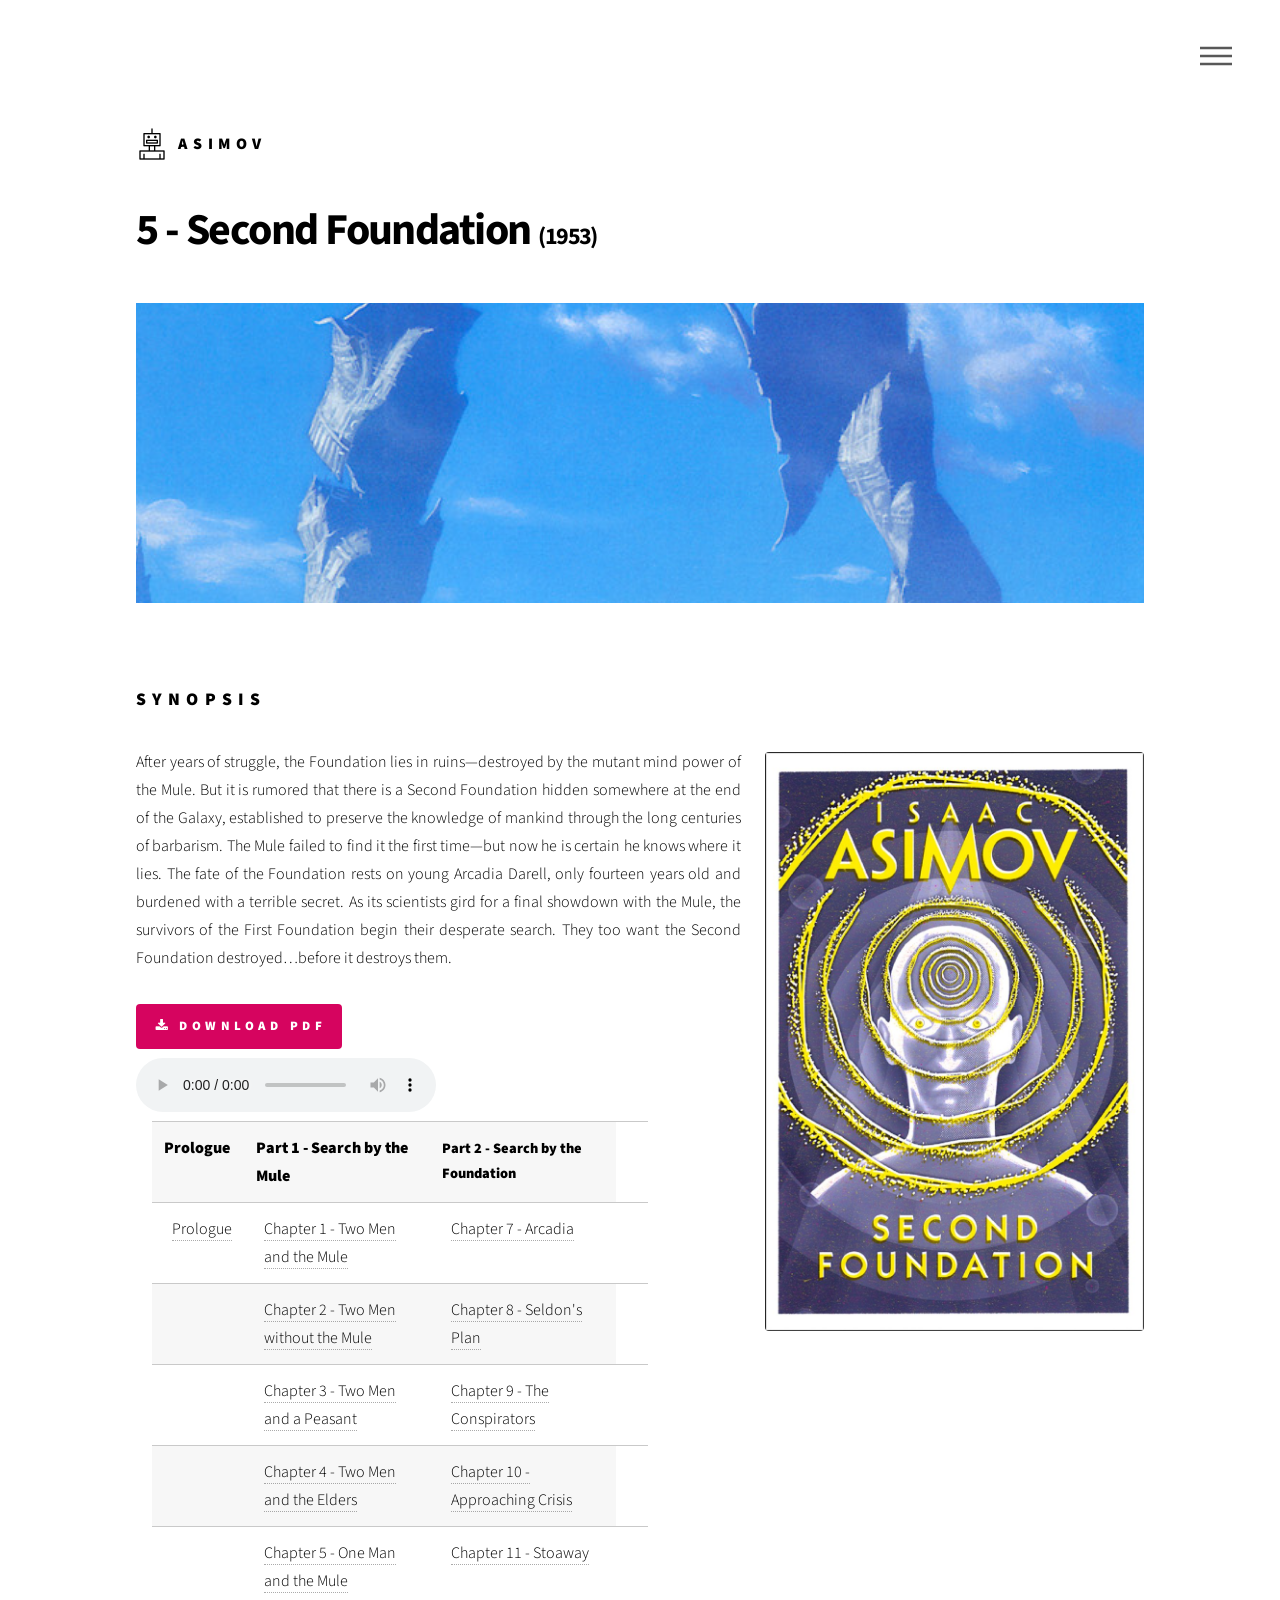
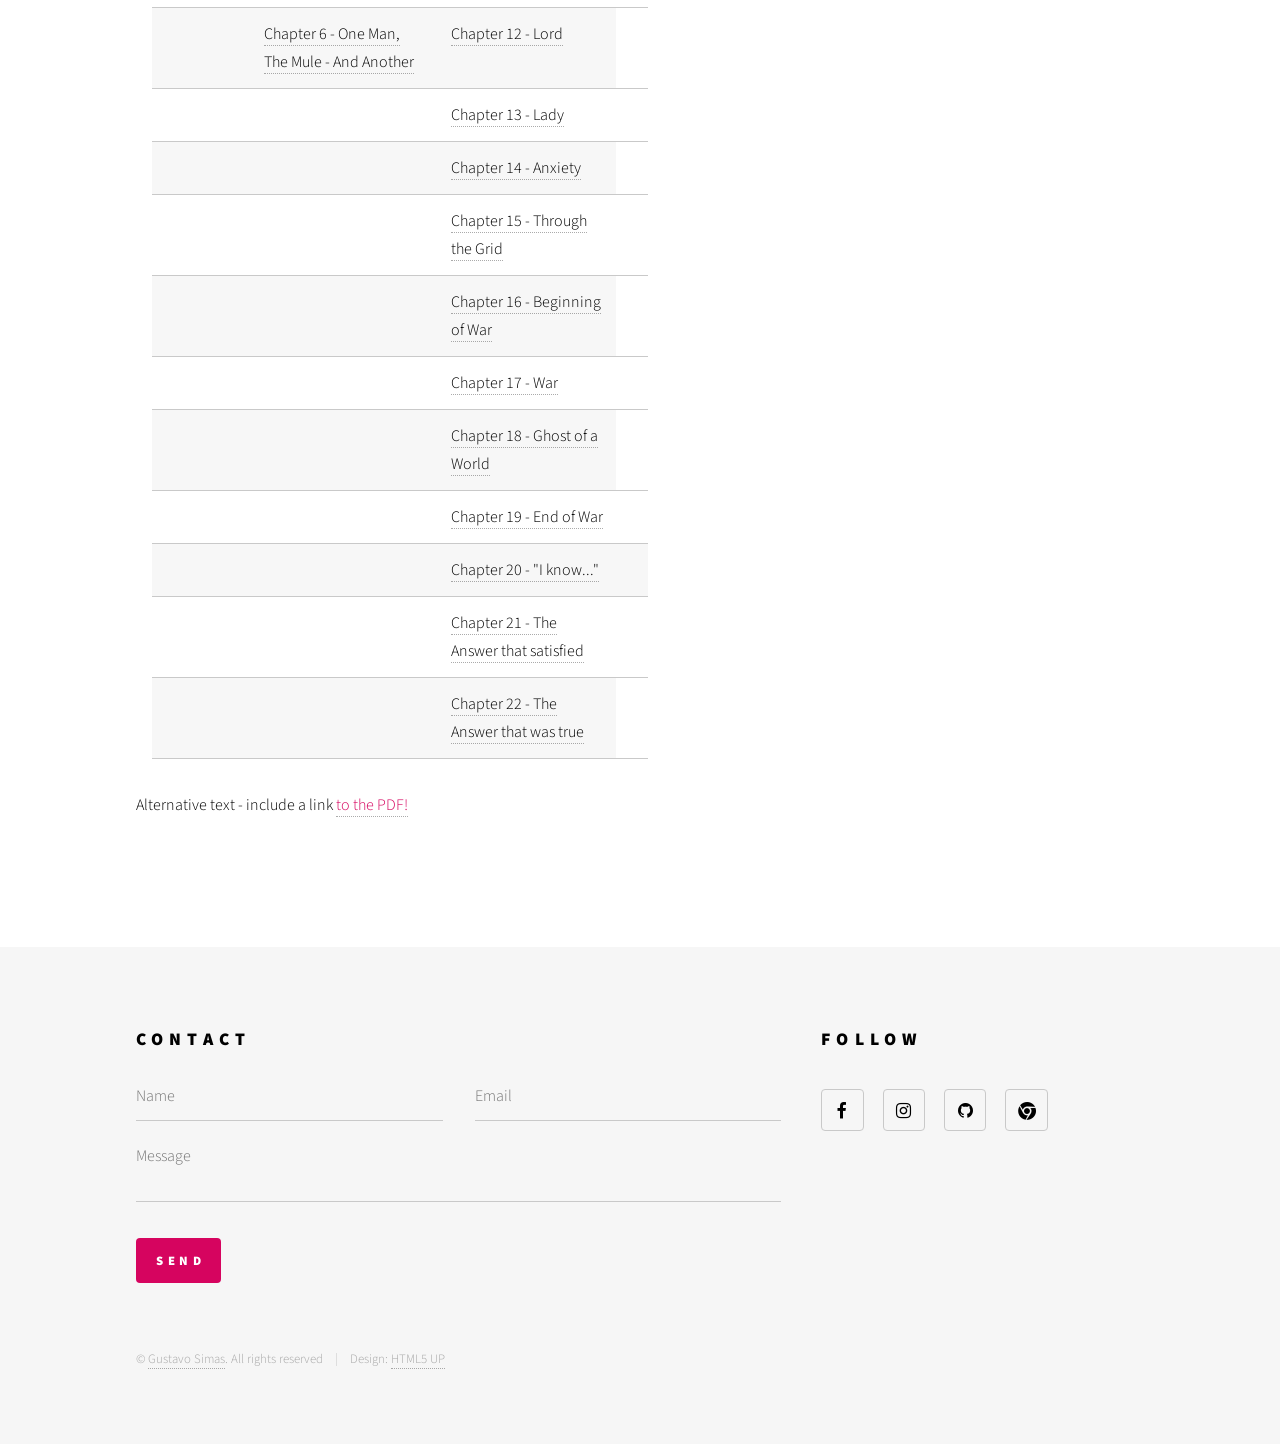
<file: Books/Second_Foundation/second.html>
<!DOCTYPE HTML>
<!--
	Phantom by HTML5 UP
	html5up.net | @ajlkn
	Free for personal and commercial use under the CCA 3.0 license (html5up.net/license)
-->
<html>
<head>
	<title>Asimov</title>

	<link rel="shortcut icon" href="../../images/favicon.ico">


	<meta charset="utf-8" />
	<meta name="viewport" content="width=device-width, initial-scale=1" />
	<!--[if lte IE 8]><script src="assets/js/ie/html5shiv.js"></script><![endif]-->
	<link rel="stylesheet" href="../../assets/css/main.css" />
	<!--[if lte IE 9]><link rel="stylesheet" href="assets/css/ie9.css" /><![endif]-->
	<!--[if lte IE 8]><link rel="stylesheet" href="assets/css/ie8.css" /><![endif]-->

	<style>
	#playlist{
		list-style: none;
	}
	#playlist li a{
		color:black;
		text-decoration: none;
	}
	#playlist .current-song a{
		color:blue;
	}
</style>


</head>
<body>
	<!-- Wrapper -->
	<div id="wrapper">

		<!-- Header -->
		<header id="header">
			<div class="inner">

				<!-- Logo -->
				<a href="../../index.html" class="logo">
					<span class="symbol"><img src="../../images/roboticon.png" alt="" /></span><span class="title">Asimov</span>
				</a>

				<!-- Nav -->
				<nav>
					<ul>
						<li><a href="#menu">Menu</a></li>
					</ul>
				</nav>

			</div>
		</header>

		<!-- Menu -->
		<nav id="menu">
			<h2>Menu</h2>
			<ul>
				<li><a href="../../index.html">Home</a></li>
				<li><a href="../../info.html">Info</a></li>
			</ul>
		</nav>

		<!-- Main -->
		<div id="main">
			<div class="inner">
				<h1>5 - Second Foundation <font size="5px">(1953)</font></h1>

				<style>
				.parallax { 
					/* The image used */
					background-image: url("secondphoto.jpg");

					/* Set a specific height */
					height: 300px; 

					/* Create the parallax scrolling effect */
					background-attachment: fixed;
					background-position: center;
					background-repeat: no-repeat;
					background-size: cover;
				}
			</style>

			<!-- Container element -->
			<div class="parallax"></div>
			<br><br><br>

				<h2>Synopsis</h2>
				<p align="justify"><span class="image right"><a href="Foundation Trilogy.pdf" target="_blank"><img src="second_foundation_cover.jpg" alt="" /></a></span>After years of struggle, the Foundation lies in ruins—destroyed by the mutant mind power of the Mule. But it is rumored that there is a Second Foundation hidden somewhere at the end of the Galaxy, established to preserve the knowledge of mankind through the long centuries of barbarism. The Mule failed to find it the first time—but now he is certain he knows where it lies.

				The fate of the Foundation rests on young Arcadia Darell, only fourteen years old and burdened with a terrible secret. As its scientists gird for a final showdown with the Mule, the survivors of the First Foundation begin their desperate search. They too want the Second Foundation destroyed…before it destroys them.</p>


				<a href="Foundation Trilogy.pdf" target="_blank" class="button special icon fa-download">Download PDF</a>
				<br>
				<audio autostart="0" autoplay="false" type="audio/mpeg" src="" controls id="audioPlayer">
					Sorry, your browser doesn't support html5!
				</audio>
				<ul id="playlist">

					<li class="current-song"><a href=""></a></li>

					<table style="width:50%">

						<tr>
							<td><b>Prologue</b></th>
							<td><b>Part 1 - Search by the Mule</b></th>
							<th><b>Part 2 - Search by the Foundation</b></th> 
						</tr>

						<tr>
							<td><li><a href="https://archive.org/download/IsaacAsimovAudioBookCollection/1953%20-%20Second%20Foundation%20%28Brick%29%2064k%2009.22.48%20%7B263mb%7D/Second%20Foundation%2000.mp3">Prologue</a></li></td>
							<td><li><a href="https://archive.org/download/IsaacAsimovAudioBookCollection/1953%20-%20Second%20Foundation%20%28Brick%29%2064k%2009.22.48%20%7B263mb%7D/Second%20Foundation%2001.mp3">Chapter 1 - Two Men and the Mule</a></li></td>
							<td><li><a href="https://archive.org/download/IsaacAsimovAudioBookCollection/1953%20-%20Second%20Foundation%20%28Brick%29%2064k%2009.22.48%20%7B263mb%7D/Second%20Foundation%2007.mp3">Chapter 7 - Arcadia</a></li></td>
						</tr>

						<tr>
							<td><li></li></td>
							<td><li><a href="https://archive.org/download/IsaacAsimovAudioBookCollection/1953%20-%20Second%20Foundation%20%28Brick%29%2064k%2009.22.48%20%7B263mb%7D/Second%20Foundation%2002.mp3">Chapter 2 - Two Men without the Mule</a></li></td>
							<td><li><a href="https://archive.org/download/IsaacAsimovAudioBookCollection/1953%20-%20Second%20Foundation%20%28Brick%29%2064k%2009.22.48%20%7B263mb%7D/Second%20Foundation%2008.mp3">Chapter 8 - Seldon's Plan</a></li></td>
						</tr>

						<tr>
							<td><li></li></td>
							<td><li><a href="https://archive.org/download/IsaacAsimovAudioBookCollection/1953%20-%20Second%20Foundation%20%28Brick%29%2064k%2009.22.48%20%7B263mb%7D/Second%20Foundation%2003.mp3">Chapter 3 - Two Men and a Peasant</a></li></td>
							<td><li><a href="https://ia800601.us.archive.org/25/items/IsaacAsimovAudioBookCollection/1953%20-%20Second%20Foundation%20%28Brick%29%2064k%2009.22.48%20%7B263mb%7D/Second%20Foundation%2009.mp3">Chapter 9 - The Conspirators</a></li></td>
						</tr>

						<tr>
							<td><li></li></td>
							<td><li><a href="https://archive.org/download/IsaacAsimovAudioBookCollection/1953%20-%20Second%20Foundation%20%28Brick%29%2064k%2009.22.48%20%7B263mb%7D/Second%20Foundation%2004.mp3">Chapter 4 - Two Men and the Elders</a></li></td>
							<td><li><a href="https://archive.org/download/IsaacAsimovAudioBookCollection/1953%20-%20Second%20Foundation%20%28Brick%29%2064k%2009.22.48%20%7B263mb%7D/Second%20Foundation%2010.mp3">Chapter 10 - Approaching Crisis</a></li></td>
						</tr>

						<tr>
							<td><li></li></td>
							<td><li><a href="https://archive.org/download/IsaacAsimovAudioBookCollection/1953%20-%20Second%20Foundation%20%28Brick%29%2064k%2009.22.48%20%7B263mb%7D/Second%20Foundation%2005.mp3">Chapter 5 - One Man and the Mule</a></li></td>
							<td><li><a href="https://archive.org/download/IsaacAsimovAudioBookCollection/1953%20-%20Second%20Foundation%20%28Brick%29%2064k%2009.22.48%20%7B263mb%7D/Second%20Foundation%2011.mp3">Chapter 11 - Stoaway</a></li></td>
						</tr>

						<tr>
							<td><li></li></td>
							<td><li><a href="https://archive.org/download/IsaacAsimovAudioBookCollection/1953%20-%20Second%20Foundation%20%28Brick%29%2064k%2009.22.48%20%7B263mb%7D/Second%20Foundation%2006.mp3">Chapter 6 - One Man, The Mule - And Another</a></li></td>
							<td><li><a href="https://archive.org/download/IsaacAsimovAudioBookCollection/1953%20-%20Second%20Foundation%20%28Brick%29%2064k%2009.22.48%20%7B263mb%7D/Second%20Foundation%2012.mp3">Chapter 12 - Lord</a></li></td>
						</tr>

						<tr>
							<td><li></li></td>
							<td><li></li></td>
							<td><li><a href="https://ia800601.us.archive.org/25/items/IsaacAsimovAudioBookCollection/1953%20-%20Second%20Foundation%20%28Brick%29%2064k%2009.22.48%20%7B263mb%7D/Second%20Foundation%2013.mp3">Chapter 13 - Lady</a></li></td>
						</tr>

						<tr>
							<td><li></li></td>
							<td><li></li></td>
							<td><li><a href="https://archive.org/download/IsaacAsimovAudioBookCollection/1953%20-%20Second%20Foundation%20%28Brick%29%2064k%2009.22.48%20%7B263mb%7D/Second%20Foundation%2014.mp3">Chapter 14 - Anxiety</a></li></td>
						</tr>

						<tr>
							<td><li></li></td>
							<td><li></li></td>
							<td><li><a href="https://archive.org/download/IsaacAsimovAudioBookCollection/1953%20-%20Second%20Foundation%20%28Brick%29%2064k%2009.22.48%20%7B263mb%7D/Second%20Foundation%2015.mp3">Chapter 15 - Through the Grid</a></li></td>
						</tr>

						<tr>
							<td><li></li></td>
							<td><li></li></td>
							<td><li><a href="https://archive.org/download/IsaacAsimovAudioBookCollection/1953%20-%20Second%20Foundation%20%28Brick%29%2064k%2009.22.48%20%7B263mb%7D/Second%20Foundation%2016.mp3">Chapter 16 - Beginning of War</a></li></td>
						</tr>

						<tr>
							<td><li></li></td>
							<td><li></li></td>
							<td><li><a href="https://archive.org/download/IsaacAsimovAudioBookCollection/1953%20-%20Second%20Foundation%20%28Brick%29%2064k%2009.22.48%20%7B263mb%7D/Second%20Foundation%2017.mp3">Chapter 17 - War</a></li></td>

						<tr>
							<td><li></li></td>
							<td><li></li></td>
							<td><li><a href="https://ia800601.us.archive.org/25/items/IsaacAsimovAudioBookCollection/1953%20-%20Second%20Foundation%20%28Brick%29%2064k%2009.22.48%20%7B263mb%7D/Second%20Foundation%2018.mp3">Chapter 18 - Ghost of a World</a></li></td>
						</tr>

						<tr>
							<td><li></li></td>
							<td><li></li></td>
							<td><li><a href="https://archive.org/download/IsaacAsimovAudioBookCollection/1953%20-%20Second%20Foundation%20%28Brick%29%2064k%2009.22.48%20%7B263mb%7D/Second%20Foundation%2019.mp3">Chapter 19 - End of War</a></li></td>
						</tr>

						<tr>
							<td><li></li></td>
							<td><li></li></td>
							<td><li><a href="https://archive.org/download/IsaacAsimovAudioBookCollection/1953%20-%20Second%20Foundation%20%28Brick%29%2064k%2009.22.48%20%7B263mb%7D/Second%20Foundation%2020.mp3">Chapter 20 - "I know..."</a></li></td>
							<td><li></li></td>

						<tr>
							<td><li></li></td>
							<td><li></li></td>
							<td><li><a href="https://archive.org/download/IsaacAsimovAudioBookCollection/1953%20-%20Second%20Foundation%20%28Brick%29%2064k%2009.22.48%20%7B263mb%7D/Second%20Foundation%2021.mp3">Chapter 21 - The Answer that satisfied</a></li></td>
						</tr>

						<tr>
							<td><li></li></td>
							<td><li></li></td>
							<td><li><a href="https://ia800601.us.archive.org/25/items/IsaacAsimovAudioBookCollection/1953%20-%20Second%20Foundation%20%28Brick%29%2064k%2009.22.48%20%7B263mb%7D/Second%20Foundation%2022.mp3">Chapter 22 - The Answer that was true</a></li></td>
						</tr>

					</table>

				</ul>
				<script src="https://code.jquery.com/jquery-2.2.0.js"></script>
				<script src="../../assets/audioPlayer.js"></script>
				<script>
				        // loads the audio player
				        audioPlayer();
				    </script>

				    <object data="Foundation Trilogy.pdf" type="application/pdf" width="100%" height="900px">
				    	<p>Alternative text - include a link <a href="Foundation Trilogy.pdf">to the PDF!</a></p>
				    </object>

				</div>
			</div>

			<!-- Footer -->
			<footer id="footer">
				<div class="inner">
					<section>
						<h2>Contact</h2>
						<form action="https://formspree.io/gustavosimassilva@gmail.com" method="POST">
							<div class="field half first">
								<input type="text" name="Name" id="name" placeholder="Name" />
							</div>
							<div class="field half">
								<input type="email" name="Email" id="email" name="_replyto" placeholder="Email" />
							</div>
							<div class="field">
								<textarea name="Message" id="message" placeholder="Message"></textarea>
							</div>
							<ul class="actions">
								<li><input type="submit" value="Send" class="special" /></li>
							</ul>
						</form>
					</section>
					<section>
						<h2>Follow</h2>
						<ul class="icons">
							<li><a href="http://facebook.com/simasgs" target="_blank" class="icon style2 fa-facebook"><span class="label">Facebook</span></a></li>
							<li><a href="https:/instagram.com/tudoemsimas" target="_blank" class="icon style2 fa-instagram"><span class="label">Instagram</span></a></li>
							<li><a href="https://github.com/GSimas" target="_blank" class="icon style2 fa-github"><span class="label">GitHub</span></a></li>
							<li><a href="http://www.gsimas.github.io/" target="_blank" class="icon style2 fa-chrome"><span class="label">Phone</span></a></li>
						</ul>
					</section>
					<ul class="copyright">
						<li>&copy; <a target="_blank" href="http://gsimas.github.io">Gustavo Simas</a>. All rights reserved</li><li>Design: <a href="http://html5up.net">HTML5 UP</a></li>
					</ul>
				</div>
			</footer>

		</div>

		<!-- Scripts -->
		<script src="../../assets/js/jquery.min.js"></script>
		<script src="../../assets/js/skel.min.js"></script>
		<script src="../../assets/js/util.js"></script>
		<!--[if lte IE 8]><script src="assets/js/ie/respond.min.js"></script><![endif]-->
		<script src="../../assets/js/main.js"></script>

	</body>
	</html>
</file>
<file: assets/css/ie9.css>
/*
	Phantom by HTML5 UP
	html5up.net | @ajlkn
	Free for personal and commercial use under the CCA 3.0 license (html5up.net/license)
*/

/* Tiles */

	.tiles:after {
		content: '';
		display: block;
		clear: both;
	}

	.tiles article {
		float: left;
	}

		.tiles article > a {
			padding-top: 50%;
			margin-top: -1.75em;
		}

		body:not(.is-touch) .tiles article:hover > .image {
			-moz-transform: none;
			-webkit-transform: none;
			-ms-transform: none;
			transform: none;
		}

/* Footer */

	#footer > .inner section {
		float: left;
	}

	#footer > .inner .copyright {
		clear: both;
		padding-top: 4em;
	}
</file>
<file: assets/css/ie8.css>
/*
	Phantom by HTML5 UP
	html5up.net | @ajlkn
	Free for personal and commercial use under the CCA 3.0 license (html5up.net/license)
*/

/* Form */

	form .field {
		float: none !important;
		width: 100% !important;
		padding-left: 0 !important;
	}

/* Button */

	input[type="submit"],
	input[type="reset"],
	input[type="button"],
	button,
	.button {
		border: solid 2px #585858 !important;
	}

		input[type="submit"]:hover,
		input[type="reset"]:hover,
		input[type="button"]:hover,
		button:hover,
		.button:hover {
			border-color: #f2849e !important;
		}

		input[type="submit"].special,
		input[type="reset"].special,
		input[type="button"].special,
		button.special,
		.button.special {
			border: none !important;
		}

/* Tiles */

	.tiles article > .image:before, .tiles article > .image:after {
		display: none;
	}

/* Header */

	#header .logo .symbol {
		display: none;
	}

	#header nav ul li a[href="#menu"] {
		text-indent: 0;
		width: auto;
		font-size: 0.8em;
	}

		#header nav ul li a[href="#menu"]:before, #header nav ul li a[href="#menu"]:after {
			display: none;
		}

/* Footer */

	#footer > .inner section {
		width: 50%;
		margin-left: 3em;
	}

		#footer > .inner section:first-child {
			margin-left: 0;
			width: 40%;
		}
</file>
<file: assets/css/main.css>
@import url(font-awesome.min.css);
@import url("https://fonts.googleapis.com/css?family=Source+Sans+Pro:300,700,900");

/*
	Phantom by HTML5 UP
	html5up.net | @ajlkn
	Free for personal and commercial use under the CCA 3.0 license (html5up.net/license)
*/

/* Reset */

	html, body, div, span, applet, object, iframe, h1, h2, h3, h4, h5, h6, p, blockquote, pre, a, abbr, acronym, address, big, cite, code, del, dfn, em, img, ins, kbd, q, s, samp, small, strike, strong, sub, sup, tt, var, b, u, i, center, dl, dt, dd, ol, ul, li, fieldset, form, label, legend, table, caption, tbody, tfoot, thead, tr, th, td, article, aside, canvas, details, embed, figure, figcaption, footer, header, hgroup, menu, nav, output, ruby, section, summary, time, mark, audio, video {
		margin: 0;
		padding: 0;
		border: 0;
		font-size: 100%;
		font: inherit;
		vertical-align: baseline;
	}

	article, aside, details, figcaption, figure, footer, header, hgroup, menu, nav, section {
		display: block;
	}

	body {
		line-height: 1;
	}

	ol, ul {
		list-style: none;
	}

	blockquote, q {
		quotes: none;
	}

	blockquote:before, blockquote:after, q:before, q:after {
		content: '';
		content: none;
	}

	table {
		border-collapse: collapse;
		border-spacing: 0;
	}

	body {
		-webkit-text-size-adjust: none;
	}

/* Box Model */

	*, *:before, *:after {
		-moz-box-sizing: border-box;
		-webkit-box-sizing: border-box;
		box-sizing: border-box;
	}

/* Grid */

	.row {
		border-bottom: solid 1px transparent;
		-moz-box-sizing: border-box;
		-webkit-box-sizing: border-box;
		box-sizing: border-box;
	}

	.row > * {
		float: left;
		-moz-box-sizing: border-box;
		-webkit-box-sizing: border-box;
		box-sizing: border-box;
	}

	.row:after, .row:before {
		content: '';
		display: block;
		clear: both;
		height: 0;
	}

	.row.uniform > * > :first-child {
		margin-top: 0;
	}

	.row.uniform > * > :last-child {
		margin-bottom: 0;
	}

	.row.\30 \25 > * {
		padding: 0 0 0 0em;
	}

	.row.\30 \25 {
		margin: 0 0 -1px 0em;
	}

	.row.uniform.\30 \25 > * {
		padding: 0em 0 0 0em;
	}

	.row.uniform.\30 \25 {
		margin: 0em 0 -1px 0em;
	}

	.row > * {
		padding: 0 0 0 2em;
	}

	.row {
		margin: 0 0 -1px -2em;
	}

	.row.uniform > * {
		padding: 2em 0 0 2em;
	}

	.row.uniform {
		margin: -2em 0 -1px -2em;
	}

	.row.\32 00\25 > * {
		padding: 0 0 0 4em;
	}

	.row.\32 00\25 {
		margin: 0 0 -1px -4em;
	}

	.row.uniform.\32 00\25 > * {
		padding: 4em 0 0 4em;
	}

	.row.uniform.\32 00\25 {
		margin: -4em 0 -1px -4em;
	}

	.row.\31 50\25 > * {
		padding: 0 0 0 3em;
	}

	.row.\31 50\25 {
		margin: 0 0 -1px -3em;
	}

	.row.uniform.\31 50\25 > * {
		padding: 3em 0 0 3em;
	}

	.row.uniform.\31 50\25 {
		margin: -3em 0 -1px -3em;
	}

	.row.\35 0\25 > * {
		padding: 0 0 0 1em;
	}

	.row.\35 0\25 {
		margin: 0 0 -1px -1em;
	}

	.row.uniform.\35 0\25 > * {
		padding: 1em 0 0 1em;
	}

	.row.uniform.\35 0\25 {
		margin: -1em 0 -1px -1em;
	}

	.row.\32 5\25 > * {
		padding: 0 0 0 0.5em;
	}

	.row.\32 5\25 {
		margin: 0 0 -1px -0.5em;
	}

	.row.uniform.\32 5\25 > * {
		padding: 0.5em 0 0 0.5em;
	}

	.row.uniform.\32 5\25 {
		margin: -0.5em 0 -1px -0.5em;
	}

	.\31 2u, .\31 2u\24 {
		width: 100%;
		clear: none;
		margin-left: 0;
	}

	.\31 1u, .\31 1u\24 {
		width: 91.6666666667%;
		clear: none;
		margin-left: 0;
	}

	.\31 0u, .\31 0u\24 {
		width: 83.3333333333%;
		clear: none;
		margin-left: 0;
	}

	.\39 u, .\39 u\24 {
		width: 75%;
		clear: none;
		margin-left: 0;
	}

	.\38 u, .\38 u\24 {
		width: 66.6666666667%;
		clear: none;
		margin-left: 0;
	}

	.\37 u, .\37 u\24 {
		width: 58.3333333333%;
		clear: none;
		margin-left: 0;
	}

	.\36 u, .\36 u\24 {
		width: 50%;
		clear: none;
		margin-left: 0;
	}

	.\35 u, .\35 u\24 {
		width: 41.6666666667%;
		clear: none;
		margin-left: 0;
	}

	.\34 u, .\34 u\24 {
		width: 33.3333333333%;
		clear: none;
		margin-left: 0;
	}

	.\33 u, .\33 u\24 {
		width: 25%;
		clear: none;
		margin-left: 0;
	}

	.\32 u, .\32 u\24 {
		width: 16.6666666667%;
		clear: none;
		margin-left: 0;
	}

	.\31 u, .\31 u\24 {
		width: 8.3333333333%;
		clear: none;
		margin-left: 0;
	}

	.\31 2u\24 + *,
	.\31 1u\24 + *,
	.\31 0u\24 + *,
	.\39 u\24 + *,
	.\38 u\24 + *,
	.\37 u\24 + *,
	.\36 u\24 + *,
	.\35 u\24 + *,
	.\34 u\24 + *,
	.\33 u\24 + *,
	.\32 u\24 + *,
	.\31 u\24 + * {
		clear: left;
	}

	.\-11u {
		margin-left: 91.66667%;
	}

	.\-10u {
		margin-left: 83.33333%;
	}

	.\-9u {
		margin-left: 75%;
	}

	.\-8u {
		margin-left: 66.66667%;
	}

	.\-7u {
		margin-left: 58.33333%;
	}

	.\-6u {
		margin-left: 50%;
	}

	.\-5u {
		margin-left: 41.66667%;
	}

	.\-4u {
		margin-left: 33.33333%;
	}

	.\-3u {
		margin-left: 25%;
	}

	.\-2u {
		margin-left: 16.66667%;
	}

	.\-1u {
		margin-left: 8.33333%;
	}

	@media screen and (max-width: 1680px) {

		.row > * {
			padding: 0 0 0 2em;
		}

		.row {
			margin: 0 0 -1px -2em;
		}

		.row.uniform > * {
			padding: 2em 0 0 2em;
		}

		.row.uniform {
			margin: -2em 0 -1px -2em;
		}

		.row.\32 00\25 > * {
			padding: 0 0 0 4em;
		}

		.row.\32 00\25 {
			margin: 0 0 -1px -4em;
		}

		.row.uniform.\32 00\25 > * {
			padding: 4em 0 0 4em;
		}

		.row.uniform.\32 00\25 {
			margin: -4em 0 -1px -4em;
		}

		.row.\31 50\25 > * {
			padding: 0 0 0 3em;
		}

		.row.\31 50\25 {
			margin: 0 0 -1px -3em;
		}

		.row.uniform.\31 50\25 > * {
			padding: 3em 0 0 3em;
		}

		.row.uniform.\31 50\25 {
			margin: -3em 0 -1px -3em;
		}

		.row.\35 0\25 > * {
			padding: 0 0 0 1em;
		}

		.row.\35 0\25 {
			margin: 0 0 -1px -1em;
		}

		.row.uniform.\35 0\25 > * {
			padding: 1em 0 0 1em;
		}

		.row.uniform.\35 0\25 {
			margin: -1em 0 -1px -1em;
		}

		.row.\32 5\25 > * {
			padding: 0 0 0 0.5em;
		}

		.row.\32 5\25 {
			margin: 0 0 -1px -0.5em;
		}

		.row.uniform.\32 5\25 > * {
			padding: 0.5em 0 0 0.5em;
		}

		.row.uniform.\32 5\25 {
			margin: -0.5em 0 -1px -0.5em;
		}

		.\31 2u\28xlarge\29, .\31 2u\24\28xlarge\29 {
			width: 100%;
			clear: none;
			margin-left: 0;
		}

		.\31 1u\28xlarge\29, .\31 1u\24\28xlarge\29 {
			width: 91.6666666667%;
			clear: none;
			margin-left: 0;
		}

		.\31 0u\28xlarge\29, .\31 0u\24\28xlarge\29 {
			width: 83.3333333333%;
			clear: none;
			margin-left: 0;
		}

		.\39 u\28xlarge\29, .\39 u\24\28xlarge\29 {
			width: 75%;
			clear: none;
			margin-left: 0;
		}

		.\38 u\28xlarge\29, .\38 u\24\28xlarge\29 {
			width: 66.6666666667%;
			clear: none;
			margin-left: 0;
		}

		.\37 u\28xlarge\29, .\37 u\24\28xlarge\29 {
			width: 58.3333333333%;
			clear: none;
			margin-left: 0;
		}

		.\36 u\28xlarge\29, .\36 u\24\28xlarge\29 {
			width: 50%;
			clear: none;
			margin-left: 0;
		}

		.\35 u\28xlarge\29, .\35 u\24\28xlarge\29 {
			width: 41.6666666667%;
			clear: none;
			margin-left: 0;
		}

		.\34 u\28xlarge\29, .\34 u\24\28xlarge\29 {
			width: 33.3333333333%;
			clear: none;
			margin-left: 0;
		}

		.\33 u\28xlarge\29, .\33 u\24\28xlarge\29 {
			width: 25%;
			clear: none;
			margin-left: 0;
		}

		.\32 u\28xlarge\29, .\32 u\24\28xlarge\29 {
			width: 16.6666666667%;
			clear: none;
			margin-left: 0;
		}

		.\31 u\28xlarge\29, .\31 u\24\28xlarge\29 {
			width: 8.3333333333%;
			clear: none;
			margin-left: 0;
		}

		.\31 2u\24\28xlarge\29 + *,
		.\31 1u\24\28xlarge\29 + *,
		.\31 0u\24\28xlarge\29 + *,
		.\39 u\24\28xlarge\29 + *,
		.\38 u\24\28xlarge\29 + *,
		.\37 u\24\28xlarge\29 + *,
		.\36 u\24\28xlarge\29 + *,
		.\35 u\24\28xlarge\29 + *,
		.\34 u\24\28xlarge\29 + *,
		.\33 u\24\28xlarge\29 + *,
		.\32 u\24\28xlarge\29 + *,
		.\31 u\24\28xlarge\29 + * {
			clear: left;
		}

		.\-11u\28xlarge\29 {
			margin-left: 91.66667%;
		}

		.\-10u\28xlarge\29 {
			margin-left: 83.33333%;
		}

		.\-9u\28xlarge\29 {
			margin-left: 75%;
		}

		.\-8u\28xlarge\29 {
			margin-left: 66.66667%;
		}

		.\-7u\28xlarge\29 {
			margin-left: 58.33333%;
		}

		.\-6u\28xlarge\29 {
			margin-left: 50%;
		}

		.\-5u\28xlarge\29 {
			margin-left: 41.66667%;
		}

		.\-4u\28xlarge\29 {
			margin-left: 33.33333%;
		}

		.\-3u\28xlarge\29 {
			margin-left: 25%;
		}

		.\-2u\28xlarge\29 {
			margin-left: 16.66667%;
		}

		.\-1u\28xlarge\29 {
			margin-left: 8.33333%;
		}

	}

	@media screen and (max-width: 1280px) {

		.row > * {
			padding: 0 0 0 2em;
		}

		.row {
			margin: 0 0 -1px -2em;
		}

		.row.uniform > * {
			padding: 2em 0 0 2em;
		}

		.row.uniform {
			margin: -2em 0 -1px -2em;
		}

		.row.\32 00\25 > * {
			padding: 0 0 0 4em;
		}

		.row.\32 00\25 {
			margin: 0 0 -1px -4em;
		}

		.row.uniform.\32 00\25 > * {
			padding: 4em 0 0 4em;
		}

		.row.uniform.\32 00\25 {
			margin: -4em 0 -1px -4em;
		}

		.row.\31 50\25 > * {
			padding: 0 0 0 3em;
		}

		.row.\31 50\25 {
			margin: 0 0 -1px -3em;
		}

		.row.uniform.\31 50\25 > * {
			padding: 3em 0 0 3em;
		}

		.row.uniform.\31 50\25 {
			margin: -3em 0 -1px -3em;
		}

		.row.\35 0\25 > * {
			padding: 0 0 0 1em;
		}

		.row.\35 0\25 {
			margin: 0 0 -1px -1em;
		}

		.row.uniform.\35 0\25 > * {
			padding: 1em 0 0 1em;
		}

		.row.uniform.\35 0\25 {
			margin: -1em 0 -1px -1em;
		}

		.row.\32 5\25 > * {
			padding: 0 0 0 0.5em;
		}

		.row.\32 5\25 {
			margin: 0 0 -1px -0.5em;
		}

		.row.uniform.\32 5\25 > * {
			padding: 0.5em 0 0 0.5em;
		}

		.row.uniform.\32 5\25 {
			margin: -0.5em 0 -1px -0.5em;
		}

		.\31 2u\28large\29, .\31 2u\24\28large\29 {
			width: 100%;
			clear: none;
			margin-left: 0;
		}

		.\31 1u\28large\29, .\31 1u\24\28large\29 {
			width: 91.6666666667%;
			clear: none;
			margin-left: 0;
		}

		.\31 0u\28large\29, .\31 0u\24\28large\29 {
			width: 83.3333333333%;
			clear: none;
			margin-left: 0;
		}

		.\39 u\28large\29, .\39 u\24\28large\29 {
			width: 75%;
			clear: none;
			margin-left: 0;
		}

		.\38 u\28large\29, .\38 u\24\28large\29 {
			width: 66.6666666667%;
			clear: none;
			margin-left: 0;
		}

		.\37 u\28large\29, .\37 u\24\28large\29 {
			width: 58.3333333333%;
			clear: none;
			margin-left: 0;
		}

		.\36 u\28large\29, .\36 u\24\28large\29 {
			width: 50%;
			clear: none;
			margin-left: 0;
		}

		.\35 u\28large\29, .\35 u\24\28large\29 {
			width: 41.6666666667%;
			clear: none;
			margin-left: 0;
		}

		.\34 u\28large\29, .\34 u\24\28large\29 {
			width: 33.3333333333%;
			clear: none;
			margin-left: 0;
		}

		.\33 u\28large\29, .\33 u\24\28large\29 {
			width: 25%;
			clear: none;
			margin-left: 0;
		}

		.\32 u\28large\29, .\32 u\24\28large\29 {
			width: 16.6666666667%;
			clear: none;
			margin-left: 0;
		}

		.\31 u\28large\29, .\31 u\24\28large\29 {
			width: 8.3333333333%;
			clear: none;
			margin-left: 0;
		}

		.\31 2u\24\28large\29 + *,
		.\31 1u\24\28large\29 + *,
		.\31 0u\24\28large\29 + *,
		.\39 u\24\28large\29 + *,
		.\38 u\24\28large\29 + *,
		.\37 u\24\28large\29 + *,
		.\36 u\24\28large\29 + *,
		.\35 u\24\28large\29 + *,
		.\34 u\24\28large\29 + *,
		.\33 u\24\28large\29 + *,
		.\32 u\24\28large\29 + *,
		.\31 u\24\28large\29 + * {
			clear: left;
		}

		.\-11u\28large\29 {
			margin-left: 91.66667%;
		}

		.\-10u\28large\29 {
			margin-left: 83.33333%;
		}

		.\-9u\28large\29 {
			margin-left: 75%;
		}

		.\-8u\28large\29 {
			margin-left: 66.66667%;
		}

		.\-7u\28large\29 {
			margin-left: 58.33333%;
		}

		.\-6u\28large\29 {
			margin-left: 50%;
		}

		.\-5u\28large\29 {
			margin-left: 41.66667%;
		}

		.\-4u\28large\29 {
			margin-left: 33.33333%;
		}

		.\-3u\28large\29 {
			margin-left: 25%;
		}

		.\-2u\28large\29 {
			margin-left: 16.66667%;
		}

		.\-1u\28large\29 {
			margin-left: 8.33333%;
		}

	}

	@media screen and (max-width: 980px) {

		.row > * {
			padding: 0 0 0 1.5em;
		}

		.row {
			margin: 0 0 -1px -1.5em;
		}

		.row.uniform > * {
			padding: 1.5em 0 0 1.5em;
		}

		.row.uniform {
			margin: -1.5em 0 -1px -1.5em;
		}

		.row.\32 00\25 > * {
			padding: 0 0 0 3em;
		}

		.row.\32 00\25 {
			margin: 0 0 -1px -3em;
		}

		.row.uniform.\32 00\25 > * {
			padding: 3em 0 0 3em;
		}

		.row.uniform.\32 00\25 {
			margin: -3em 0 -1px -3em;
		}

		.row.\31 50\25 > * {
			padding: 0 0 0 2.25em;
		}

		.row.\31 50\25 {
			margin: 0 0 -1px -2.25em;
		}

		.row.uniform.\31 50\25 > * {
			padding: 2.25em 0 0 2.25em;
		}

		.row.uniform.\31 50\25 {
			margin: -2.25em 0 -1px -2.25em;
		}

		.row.\35 0\25 > * {
			padding: 0 0 0 0.75em;
		}

		.row.\35 0\25 {
			margin: 0 0 -1px -0.75em;
		}

		.row.uniform.\35 0\25 > * {
			padding: 0.75em 0 0 0.75em;
		}

		.row.uniform.\35 0\25 {
			margin: -0.75em 0 -1px -0.75em;
		}

		.row.\32 5\25 > * {
			padding: 0 0 0 0.375em;
		}

		.row.\32 5\25 {
			margin: 0 0 -1px -0.375em;
		}

		.row.uniform.\32 5\25 > * {
			padding: 0.375em 0 0 0.375em;
		}

		.row.uniform.\32 5\25 {
			margin: -0.375em 0 -1px -0.375em;
		}

		.\31 2u\28medium\29, .\31 2u\24\28medium\29 {
			width: 100%;
			clear: none;
			margin-left: 0;
		}

		.\31 1u\28medium\29, .\31 1u\24\28medium\29 {
			width: 91.6666666667%;
			clear: none;
			margin-left: 0;
		}

		.\31 0u\28medium\29, .\31 0u\24\28medium\29 {
			width: 83.3333333333%;
			clear: none;
			margin-left: 0;
		}

		.\39 u\28medium\29, .\39 u\24\28medium\29 {
			width: 75%;
			clear: none;
			margin-left: 0;
		}

		.\38 u\28medium\29, .\38 u\24\28medium\29 {
			width: 66.6666666667%;
			clear: none;
			margin-left: 0;
		}

		.\37 u\28medium\29, .\37 u\24\28medium\29 {
			width: 58.3333333333%;
			clear: none;
			margin-left: 0;
		}

		.\36 u\28medium\29, .\36 u\24\28medium\29 {
			width: 50%;
			clear: none;
			margin-left: 0;
		}

		.\35 u\28medium\29, .\35 u\24\28medium\29 {
			width: 41.6666666667%;
			clear: none;
			margin-left: 0;
		}

		.\34 u\28medium\29, .\34 u\24\28medium\29 {
			width: 33.3333333333%;
			clear: none;
			margin-left: 0;
		}

		.\33 u\28medium\29, .\33 u\24\28medium\29 {
			width: 25%;
			clear: none;
			margin-left: 0;
		}

		.\32 u\28medium\29, .\32 u\24\28medium\29 {
			width: 16.6666666667%;
			clear: none;
			margin-left: 0;
		}

		.\31 u\28medium\29, .\31 u\24\28medium\29 {
			width: 8.3333333333%;
			clear: none;
			margin-left: 0;
		}

		.\31 2u\24\28medium\29 + *,
		.\31 1u\24\28medium\29 + *,
		.\31 0u\24\28medium\29 + *,
		.\39 u\24\28medium\29 + *,
		.\38 u\24\28medium\29 + *,
		.\37 u\24\28medium\29 + *,
		.\36 u\24\28medium\29 + *,
		.\35 u\24\28medium\29 + *,
		.\34 u\24\28medium\29 + *,
		.\33 u\24\28medium\29 + *,
		.\32 u\24\28medium\29 + *,
		.\31 u\24\28medium\29 + * {
			clear: left;
		}

		.\-11u\28medium\29 {
			margin-left: 91.66667%;
		}

		.\-10u\28medium\29 {
			margin-left: 83.33333%;
		}

		.\-9u\28medium\29 {
			margin-left: 75%;
		}

		.\-8u\28medium\29 {
			margin-left: 66.66667%;
		}

		.\-7u\28medium\29 {
			margin-left: 58.33333%;
		}

		.\-6u\28medium\29 {
			margin-left: 50%;
		}

		.\-5u\28medium\29 {
			margin-left: 41.66667%;
		}

		.\-4u\28medium\29 {
			margin-left: 33.33333%;
		}

		.\-3u\28medium\29 {
			margin-left: 25%;
		}

		.\-2u\28medium\29 {
			margin-left: 16.66667%;
		}

		.\-1u\28medium\29 {
			margin-left: 8.33333%;
		}

	}

	@media screen and (max-width: 736px) {

		.row > * {
			padding: 0 0 0 1em;
		}

		.row {
			margin: 0 0 -1px -1em;
		}

		.row.uniform > * {
			padding: 1em 0 0 1em;
		}

		.row.uniform {
			margin: -1em 0 -1px -1em;
		}

		.row.\32 00\25 > * {
			padding: 0 0 0 2em;
		}

		.row.\32 00\25 {
			margin: 0 0 -1px -2em;
		}

		.row.uniform.\32 00\25 > * {
			padding: 2em 0 0 2em;
		}

		.row.uniform.\32 00\25 {
			margin: -2em 0 -1px -2em;
		}

		.row.\31 50\25 > * {
			padding: 0 0 0 1.5em;
		}

		.row.\31 50\25 {
			margin: 0 0 -1px -1.5em;
		}

		.row.uniform.\31 50\25 > * {
			padding: 1.5em 0 0 1.5em;
		}

		.row.uniform.\31 50\25 {
			margin: -1.5em 0 -1px -1.5em;
		}

		.row.\35 0\25 > * {
			padding: 0 0 0 0.5em;
		}

		.row.\35 0\25 {
			margin: 0 0 -1px -0.5em;
		}

		.row.uniform.\35 0\25 > * {
			padding: 0.5em 0 0 0.5em;
		}

		.row.uniform.\35 0\25 {
			margin: -0.5em 0 -1px -0.5em;
		}

		.row.\32 5\25 > * {
			padding: 0 0 0 0.25em;
		}

		.row.\32 5\25 {
			margin: 0 0 -1px -0.25em;
		}

		.row.uniform.\32 5\25 > * {
			padding: 0.25em 0 0 0.25em;
		}

		.row.uniform.\32 5\25 {
			margin: -0.25em 0 -1px -0.25em;
		}

		.\31 2u\28small\29, .\31 2u\24\28small\29 {
			width: 100%;
			clear: none;
			margin-left: 0;
		}

		.\31 1u\28small\29, .\31 1u\24\28small\29 {
			width: 91.6666666667%;
			clear: none;
			margin-left: 0;
		}

		.\31 0u\28small\29, .\31 0u\24\28small\29 {
			width: 83.3333333333%;
			clear: none;
			margin-left: 0;
		}

		.\39 u\28small\29, .\39 u\24\28small\29 {
			width: 75%;
			clear: none;
			margin-left: 0;
		}

		.\38 u\28small\29, .\38 u\24\28small\29 {
			width: 66.6666666667%;
			clear: none;
			margin-left: 0;
		}

		.\37 u\28small\29, .\37 u\24\28small\29 {
			width: 58.3333333333%;
			clear: none;
			margin-left: 0;
		}

		.\36 u\28small\29, .\36 u\24\28small\29 {
			width: 50%;
			clear: none;
			margin-left: 0;
		}

		.\35 u\28small\29, .\35 u\24\28small\29 {
			width: 41.6666666667%;
			clear: none;
			margin-left: 0;
		}

		.\34 u\28small\29, .\34 u\24\28small\29 {
			width: 33.3333333333%;
			clear: none;
			margin-left: 0;
		}

		.\33 u\28small\29, .\33 u\24\28small\29 {
			width: 25%;
			clear: none;
			margin-left: 0;
		}

		.\32 u\28small\29, .\32 u\24\28small\29 {
			width: 16.6666666667%;
			clear: none;
			margin-left: 0;
		}

		.\31 u\28small\29, .\31 u\24\28small\29 {
			width: 8.3333333333%;
			clear: none;
			margin-left: 0;
		}

		.\31 2u\24\28small\29 + *,
		.\31 1u\24\28small\29 + *,
		.\31 0u\24\28small\29 + *,
		.\39 u\24\28small\29 + *,
		.\38 u\24\28small\29 + *,
		.\37 u\24\28small\29 + *,
		.\36 u\24\28small\29 + *,
		.\35 u\24\28small\29 + *,
		.\34 u\24\28small\29 + *,
		.\33 u\24\28small\29 + *,
		.\32 u\24\28small\29 + *,
		.\31 u\24\28small\29 + * {
			clear: left;
		}

		.\-11u\28small\29 {
			margin-left: 91.66667%;
		}

		.\-10u\28small\29 {
			margin-left: 83.33333%;
		}

		.\-9u\28small\29 {
			margin-left: 75%;
		}

		.\-8u\28small\29 {
			margin-left: 66.66667%;
		}

		.\-7u\28small\29 {
			margin-left: 58.33333%;
		}

		.\-6u\28small\29 {
			margin-left: 50%;
		}

		.\-5u\28small\29 {
			margin-left: 41.66667%;
		}

		.\-4u\28small\29 {
			margin-left: 33.33333%;
		}

		.\-3u\28small\29 {
			margin-left: 25%;
		}

		.\-2u\28small\29 {
			margin-left: 16.66667%;
		}

		.\-1u\28small\29 {
			margin-left: 8.33333%;
		}

	}

	@media screen and (max-width: 480px) {

		.row > * {
			padding: 0 0 0 1em;
		}

		.row {
			margin: 0 0 -1px -1em;
		}

		.row.uniform > * {
			padding: 1em 0 0 1em;
		}

		.row.uniform {
			margin: -1em 0 -1px -1em;
		}

		.row.\32 00\25 > * {
			padding: 0 0 0 2em;
		}

		.row.\32 00\25 {
			margin: 0 0 -1px -2em;
		}

		.row.uniform.\32 00\25 > * {
			padding: 2em 0 0 2em;
		}

		.row.uniform.\32 00\25 {
			margin: -2em 0 -1px -2em;
		}

		.row.\31 50\25 > * {
			padding: 0 0 0 1.5em;
		}

		.row.\31 50\25 {
			margin: 0 0 -1px -1.5em;
		}

		.row.uniform.\31 50\25 > * {
			padding: 1.5em 0 0 1.5em;
		}

		.row.uniform.\31 50\25 {
			margin: -1.5em 0 -1px -1.5em;
		}

		.row.\35 0\25 > * {
			padding: 0 0 0 0.5em;
		}

		.row.\35 0\25 {
			margin: 0 0 -1px -0.5em;
		}

		.row.uniform.\35 0\25 > * {
			padding: 0.5em 0 0 0.5em;
		}

		.row.uniform.\35 0\25 {
			margin: -0.5em 0 -1px -0.5em;
		}

		.row.\32 5\25 > * {
			padding: 0 0 0 0.25em;
		}

		.row.\32 5\25 {
			margin: 0 0 -1px -0.25em;
		}

		.row.uniform.\32 5\25 > * {
			padding: 0.25em 0 0 0.25em;
		}

		.row.uniform.\32 5\25 {
			margin: -0.25em 0 -1px -0.25em;
		}

		.\31 2u\28xsmall\29, .\31 2u\24\28xsmall\29 {
			width: 100%;
			clear: none;
			margin-left: 0;
		}

		.\31 1u\28xsmall\29, .\31 1u\24\28xsmall\29 {
			width: 91.6666666667%;
			clear: none;
			margin-left: 0;
		}

		.\31 0u\28xsmall\29, .\31 0u\24\28xsmall\29 {
			width: 83.3333333333%;
			clear: none;
			margin-left: 0;
		}

		.\39 u\28xsmall\29, .\39 u\24\28xsmall\29 {
			width: 75%;
			clear: none;
			margin-left: 0;
		}

		.\38 u\28xsmall\29, .\38 u\24\28xsmall\29 {
			width: 66.6666666667%;
			clear: none;
			margin-left: 0;
		}

		.\37 u\28xsmall\29, .\37 u\24\28xsmall\29 {
			width: 58.3333333333%;
			clear: none;
			margin-left: 0;
		}

		.\36 u\28xsmall\29, .\36 u\24\28xsmall\29 {
			width: 50%;
			clear: none;
			margin-left: 0;
		}

		.\35 u\28xsmall\29, .\35 u\24\28xsmall\29 {
			width: 41.6666666667%;
			clear: none;
			margin-left: 0;
		}

		.\34 u\28xsmall\29, .\34 u\24\28xsmall\29 {
			width: 33.3333333333%;
			clear: none;
			margin-left: 0;
		}

		.\33 u\28xsmall\29, .\33 u\24\28xsmall\29 {
			width: 25%;
			clear: none;
			margin-left: 0;
		}

		.\32 u\28xsmall\29, .\32 u\24\28xsmall\29 {
			width: 16.6666666667%;
			clear: none;
			margin-left: 0;
		}

		.\31 u\28xsmall\29, .\31 u\24\28xsmall\29 {
			width: 8.3333333333%;
			clear: none;
			margin-left: 0;
		}

		.\31 2u\24\28xsmall\29 + *,
		.\31 1u\24\28xsmall\29 + *,
		.\31 0u\24\28xsmall\29 + *,
		.\39 u\24\28xsmall\29 + *,
		.\38 u\24\28xsmall\29 + *,
		.\37 u\24\28xsmall\29 + *,
		.\36 u\24\28xsmall\29 + *,
		.\35 u\24\28xsmall\29 + *,
		.\34 u\24\28xsmall\29 + *,
		.\33 u\24\28xsmall\29 + *,
		.\32 u\24\28xsmall\29 + *,
		.\31 u\24\28xsmall\29 + * {
			clear: left;
		}

		.\-11u\28xsmall\29 {
			margin-left: 91.66667%;
		}

		.\-10u\28xsmall\29 {
			margin-left: 83.33333%;
		}

		.\-9u\28xsmall\29 {
			margin-left: 75%;
		}

		.\-8u\28xsmall\29 {
			margin-left: 66.66667%;
		}

		.\-7u\28xsmall\29 {
			margin-left: 58.33333%;
		}

		.\-6u\28xsmall\29 {
			margin-left: 50%;
		}

		.\-5u\28xsmall\29 {
			margin-left: 41.66667%;
		}

		.\-4u\28xsmall\29 {
			margin-left: 33.33333%;
		}

		.\-3u\28xsmall\29 {
			margin-left: 25%;
		}

		.\-2u\28xsmall\29 {
			margin-left: 16.66667%;
		}

		.\-1u\28xsmall\29 {
			margin-left: 8.33333%;
		}

	}

	@media screen and (max-width: 360px) {

		.row > * {
			padding: 0 0 0 1em;
		}

		.row {
			margin: 0 0 -1px -1em;
		}

		.row.uniform > * {
			padding: 1em 0 0 1em;
		}

		.row.uniform {
			margin: -1em 0 -1px -1em;
		}

		.row.\32 00\25 > * {
			padding: 0 0 0 2em;
		}

		.row.\32 00\25 {
			margin: 0 0 -1px -2em;
		}

		.row.uniform.\32 00\25 > * {
			padding: 2em 0 0 2em;
		}

		.row.uniform.\32 00\25 {
			margin: -2em 0 -1px -2em;
		}

		.row.\31 50\25 > * {
			padding: 0 0 0 1.5em;
		}

		.row.\31 50\25 {
			margin: 0 0 -1px -1.5em;
		}

		.row.uniform.\31 50\25 > * {
			padding: 1.5em 0 0 1.5em;
		}

		.row.uniform.\31 50\25 {
			margin: -1.5em 0 -1px -1.5em;
		}

		.row.\35 0\25 > * {
			padding: 0 0 0 0.5em;
		}

		.row.\35 0\25 {
			margin: 0 0 -1px -0.5em;
		}

		.row.uniform.\35 0\25 > * {
			padding: 0.5em 0 0 0.5em;
		}

		.row.uniform.\35 0\25 {
			margin: -0.5em 0 -1px -0.5em;
		}

		.row.\32 5\25 > * {
			padding: 0 0 0 0.25em;
		}

		.row.\32 5\25 {
			margin: 0 0 -1px -0.25em;
		}

		.row.uniform.\32 5\25 > * {
			padding: 0.25em 0 0 0.25em;
		}

		.row.uniform.\32 5\25 {
			margin: -0.25em 0 -1px -0.25em;
		}

		.\31 2u\28xxsmall\29, .\31 2u\24\28xxsmall\29 {
			width: 100%;
			clear: none;
			margin-left: 0;
		}

		.\31 1u\28xxsmall\29, .\31 1u\24\28xxsmall\29 {
			width: 91.6666666667%;
			clear: none;
			margin-left: 0;
		}

		.\31 0u\28xxsmall\29, .\31 0u\24\28xxsmall\29 {
			width: 83.3333333333%;
			clear: none;
			margin-left: 0;
		}

		.\39 u\28xxsmall\29, .\39 u\24\28xxsmall\29 {
			width: 75%;
			clear: none;
			margin-left: 0;
		}

		.\38 u\28xxsmall\29, .\38 u\24\28xxsmall\29 {
			width: 66.6666666667%;
			clear: none;
			margin-left: 0;
		}

		.\37 u\28xxsmall\29, .\37 u\24\28xxsmall\29 {
			width: 58.3333333333%;
			clear: none;
			margin-left: 0;
		}

		.\36 u\28xxsmall\29, .\36 u\24\28xxsmall\29 {
			width: 50%;
			clear: none;
			margin-left: 0;
		}

		.\35 u\28xxsmall\29, .\35 u\24\28xxsmall\29 {
			width: 41.6666666667%;
			clear: none;
			margin-left: 0;
		}

		.\34 u\28xxsmall\29, .\34 u\24\28xxsmall\29 {
			width: 33.3333333333%;
			clear: none;
			margin-left: 0;
		}

		.\33 u\28xxsmall\29, .\33 u\24\28xxsmall\29 {
			width: 25%;
			clear: none;
			margin-left: 0;
		}

		.\32 u\28xxsmall\29, .\32 u\24\28xxsmall\29 {
			width: 16.6666666667%;
			clear: none;
			margin-left: 0;
		}

		.\31 u\28xxsmall\29, .\31 u\24\28xxsmall\29 {
			width: 8.3333333333%;
			clear: none;
			margin-left: 0;
		}

		.\31 2u\24\28xxsmall\29 + *,
		.\31 1u\24\28xxsmall\29 + *,
		.\31 0u\24\28xxsmall\29 + *,
		.\39 u\24\28xxsmall\29 + *,
		.\38 u\24\28xxsmall\29 + *,
		.\37 u\24\28xxsmall\29 + *,
		.\36 u\24\28xxsmall\29 + *,
		.\35 u\24\28xxsmall\29 + *,
		.\34 u\24\28xxsmall\29 + *,
		.\33 u\24\28xxsmall\29 + *,
		.\32 u\24\28xxsmall\29 + *,
		.\31 u\24\28xxsmall\29 + * {
			clear: left;
		}

		.\-11u\28xxsmall\29 {
			margin-left: 91.66667%;
		}

		.\-10u\28xxsmall\29 {
			margin-left: 83.33333%;
		}

		.\-9u\28xxsmall\29 {
			margin-left: 75%;
		}

		.\-8u\28xxsmall\29 {
			margin-left: 66.66667%;
		}

		.\-7u\28xxsmall\29 {
			margin-left: 58.33333%;
		}

		.\-6u\28xxsmall\29 {
			margin-left: 50%;
		}

		.\-5u\28xxsmall\29 {
			margin-left: 41.66667%;
		}

		.\-4u\28xxsmall\29 {
			margin-left: 33.33333%;
		}

		.\-3u\28xxsmall\29 {
			margin-left: 25%;
		}

		.\-2u\28xxsmall\29 {
			margin-left: 16.66667%;
		}

		.\-1u\28xxsmall\29 {
			margin-left: 8.33333%;
		}

	}

/* Basic */

	@-ms-viewport {
		width: device-width;
	}

	body {
		-ms-overflow-style: scrollbar;
	}

	@media screen and (max-width: 480px) {

		html, body {
			min-width: 320px;
		}

	}

	body {
		background: #ffffff;
	}

		body.is-loading *, body.is-loading *:before, body.is-loading *:after {
			-moz-animation: none !important;
			-webkit-animation: none !important;
			-ms-animation: none !important;
			animation: none !important;
			-moz-transition: none !important;
			-webkit-transition: none !important;
			-ms-transition: none !important;
			transition: none !important;
		}

/* Type */

	body, input, select, textarea {
		color: #000000;
		font-family: "Source Sans Pro", Helvetica, sans-serif;
		font-size: 16pt;
		font-weight: 300;
		line-height: 1.75;
	}

		@media screen and (max-width: 1680px) {

			body, input, select, textarea {
				font-size: 14pt;
			}

		}

		@media screen and (max-width: 1280px) {

			body, input, select, textarea {
				font-size: 12pt;
			}

		}

	a {
		-moz-transition: border-bottom-color 0.2s ease, color 0.2s ease;
		-webkit-transition: border-bottom-color 0.2s ease, color 0.2s ease;
		-ms-transition: border-bottom-color 0.2s ease, color 0.2s ease;
		transition: border-bottom-color 0.2s ease, color 0.2s ease;
		text-decoration: none;
		color: #d6045f;
		border-bottom: dotted 1px rgba(88, 88, 88, 0.5);
	}

		a:hover {
			border-bottom-color: transparent;
			color: #f2849e !important;
		}

	strong, b {
		font-weight: 900;
	}

	em, i {
		font-style: italic;
	}

	p {
		margin: 0 0 2em 0;
	}

	h1 {
		font-size: 2.75em;
		font-weight: 700;
		line-height: 1.3;
		margin: 0 0 1em 0;
		letter-spacing: -0.035em;
	}

		h1 a {
			color: inherit;
		}

		@media screen and (max-width: 736px) {

			h1 {
				font-size: 2em;
				margin: 0 0 1em 0;
			}

		}

		@media screen and (max-width: 360px) {

			h1 {
				font-size: 1.75em;
			}

		}

	h2, h3, h4, h5, h6 {
		font-weight: 900;
		line-height: 1.5;
		margin: 0 0 2em 0;
		text-transform: uppercase;
		letter-spacing: 0.35em;
	}

		h2 a, h3 a, h4 a, h5 a, h6 a {
			color: inherit;
		}

	h2 {
		font-size: 1.1em;
	}

	h3 {
		font-size: 1em;
	}

	h4 {
		font-size: 0.8em;
	}

	h5 {
		font-size: 0.8em;
	}

	h6 {
		font-size: 0.8em;
	}

	@media screen and (max-width: 980px) {

		h1 br, h2 br, h3 br, h4 br, h5 br, h6 br {
			display: none;
		}

	}

	@media screen and (max-width: 736px) {

		h2 {
			font-size: 1em;
		}

		h3 {
			font-size: 0.8em;
		}

	}

	sub {
		font-size: 0.8em;
		position: relative;
		top: 0.5em;
	}

	sup {
		font-size: 0.8em;
		position: relative;
		top: -0.5em;
	}

	blockquote {
		border-left: solid 4px #c9c9c9;
		font-style: italic;
		margin: 0 0 2em 0;
		padding: 0.5em 0 0.5em 2em;
	}

	code {
		background: rgba(144, 144, 144, 0.075);
		border-radius: 4px;
		border: solid 1px #c9c9c9;
		font-family: "Courier New", monospace;
		font-size: 0.9em;
		margin: 0 0.25em;
		padding: 0.25em 0.65em;
	}

	pre {
		-webkit-overflow-scrolling: touch;
		font-family: "Courier New", monospace;
		font-size: 0.9em;
		margin: 0 0 2em 0;
	}

		pre code {
			display: block;
			line-height: 1.75;
			padding: 1em 1.5em;
			overflow-x: auto;
		}

	hr {
		border: 0;
		border-bottom: solid 1px #c9c9c9;
		margin: 2em 0;
	}

		hr.major {
			margin: 3em 0;
		}

	.align-left {
		text-align: left;
	}

	.align-center {
		text-align: center;
	}

	.align-right {
		text-align: right;
	}

/* Section/Article */

	section.special, article.special {
		text-align: center;
	}

	header p {
		margin-top: -1em;
	}

	@media screen and (max-width: 736px) {

		header p {
			margin-top: 0;
		}

	}

/* Icon */

	.icon {
		text-decoration: none;
		border-bottom: none;
		position: relative;
	}

		.icon:before {
			-moz-osx-font-smoothing: grayscale;
			-webkit-font-smoothing: antialiased;
			font-family: FontAwesome;
			font-style: normal;
			font-weight: normal;
			text-transform: none !important;
		}

		.icon > .label {
			display: none;
		}

		.icon.style2 {
			-moz-transition: background-color 0.2s ease-in-out, color 0.2s ease-in-out, border-color 0.2s ease-in-out;
			-webkit-transition: background-color 0.2s ease-in-out, color 0.2s ease-in-out, border-color 0.2s ease-in-out;
			-ms-transition: background-color 0.2s ease-in-out, color 0.2s ease-in-out, border-color 0.2s ease-in-out;
			transition: background-color 0.2s ease-in-out, color 0.2s ease-in-out, border-color 0.2s ease-in-out;
			background-color: transparent;
			border: solid 1px #c9c9c9;
			border-radius: 4px;
			width: 2.65em;
			height: 2.65em;
			display: inline-block;
			text-align: center;
			line-height: 2.65em;
			color: inherit;
		}

			.icon.style2:before {
				font-size: 1.1em;
			}

			.icon.style2:hover {
				color: #f2849e;
				border-color: #f2849e;
			}

			.icon.style2:active {
				background-color: rgba(242, 132, 158, 0.1);
			}

/* List */

	ol {
		list-style: decimal;
		margin: 0 0 2em 0;
		padding-left: 1.25em;
	}

		ol li {
			padding-left: 0.25em;
		}

	ul {
		list-style: disc;
		margin: 0 0 2em 0;
		padding-left: 1em;
	}

		ul li {
			padding-left: 0.5em;
		}

		ul.alt {
			list-style: none;
			padding-left: 0;
		}

			ul.alt li {
				border-top: solid 1px #c9c9c9;
				padding: 0.5em 0;
			}

				ul.alt li:first-child {
					border-top: 0;
					padding-top: 0;
				}

		ul.icons {
			cursor: default;
			list-style: none;
			padding-left: 0;
			margin: -1em 0 2em -1em;
		}

			ul.icons li {
				display: inline-block;
				padding: 1em 0 0 1em;
			}

		ul.actions {
			cursor: default;
			list-style: none;
			padding-left: 0;
		}

			ul.actions li {
				display: inline-block;
				padding: 0 1em 0 0;
				vertical-align: middle;
			}

				ul.actions li:last-child {
					padding-right: 0;
				}

			ul.actions.small li {
				padding: 0 0.5em 0 0;
			}

			ul.actions.vertical li {
				display: block;
				padding: 1em 0 0 0;
			}

				ul.actions.vertical li:first-child {
					padding-top: 0;
				}

				ul.actions.vertical li > * {
					margin-bottom: 0;
				}

			ul.actions.vertical.small li {
				padding: 0.5em 0 0 0;
			}

				ul.actions.vertical.small li:first-child {
					padding-top: 0;
				}

			ul.actions.fit {
				display: table;
				margin-left: -1em;
				padding: 0;
				table-layout: fixed;
				width: calc(100% + 1em);
			}

				ul.actions.fit li {
					display: table-cell;
					padding: 0 0 0 1em;
				}

					ul.actions.fit li > * {
						margin-bottom: 0;
					}

				ul.actions.fit.small {
					margin-left: -0.5em;
					width: calc(100% + 0.5em);
				}

					ul.actions.fit.small li {
						padding: 0 0 0 0.5em;
					}

			@media screen and (max-width: 480px) {

				ul.actions {
					margin: 0 0 2em 0;
				}

					ul.actions li {
						padding: 1em 0 0 0;
						display: block;
						text-align: center;
						width: 100%;
					}

						ul.actions li:first-child {
							padding-top: 0;
						}

						ul.actions li > * {
							width: 100%;
							margin: 0 !important;
						}

							ul.actions li > *.icon:before {
								margin-left: -2em;
							}

					ul.actions.small li {
						padding: 0.5em 0 0 0;
					}

						ul.actions.small li:first-child {
							padding-top: 0;
						}

			}

	dl {
		margin: 0 0 2em 0;
	}

		dl dt {
			display: block;
			font-weight: 900;
			margin: 0 0 1em 0;
		}

		dl dd {
			margin-left: 2em;
		}

/* Form */

	form {
		margin: -1em 0 2em 0;
	}

		form:after {
			content: '';
			display: block;
			clear: both;
			height: 1px;
		}

		form .field {
			position: relative;
			float: left;
			margin: 0 0 1.3em 0;
			vertical-align: top;
			width: 100%;
		}

		form .half {
			width: calc(50% + 1em) !important;
			padding-left: 2em;
		}

		form .half.first {
			width: calc(50% - 1em) !important;
			padding-left: 0;
		}

		form :last-child {
			margin-bottom: 0;
		}

		form .half:nth-last-child(2) {
			margin-bottom: 0;
		}

		form .actions {
			position: relative;
			clear: both;
			padding-top: 1em;
		}

		@media screen and (max-width: 480px) {

			form .half {
				width: 100% !important;
				padding-left: 0;
			}

			form .half.first {
				width: 100% !important;
				padding-left: 0;
			}

			form .half:nth-last-child(2) {
				margin: 0 0 1.3em 0;
			}

		}

	label {
		display: block;
		font-size: 0.9em;
		font-weight: 900;
		margin: 0 0 1em 0;
	}

	input[type="text"],
	input[type="password"],
	input[type="email"],
	input[type="tel"],
	select,
	textarea {
		-moz-appearance: none;
		-webkit-appearance: none;
		-ms-appearance: none;
		appearance: none;
		background-color: transparent;
		border: none;
		border-radius: 0;
		border-bottom: solid 1px #c9c9c9;
		color: inherit;
		display: block;
		outline: 0;
		padding: 0;
		text-decoration: none;
		width: 100%;
	}

		input[type="text"]:invalid,
		input[type="password"]:invalid,
		input[type="email"]:invalid,
		input[type="tel"]:invalid,
		select:invalid,
		textarea:invalid {
			box-shadow: none;
		}

		input[type="text"]:focus,
		input[type="password"]:focus,
		input[type="email"]:focus,
		input[type="tel"]:focus,
		select:focus,
		textarea:focus {
			border-bottom-color: #f2849e;
			box-shadow: inset 0 -1px 0 0 #f2849e;
		}

	.select-wrapper {
		text-decoration: none;
		display: block;
		position: relative;
	}

		.select-wrapper:before {
			-moz-osx-font-smoothing: grayscale;
			-webkit-font-smoothing: antialiased;
			font-family: FontAwesome;
			font-style: normal;
			font-weight: normal;
			text-transform: none !important;
		}

		.select-wrapper:before {
			color: #c9c9c9;
			content: '\f078';
			display: block;
			height: 3em;
			line-height: 3em;
			pointer-events: none;
			position: absolute;
			right: 0;
			text-align: center;
			top: 0;
			width: 3em;
		}

		.select-wrapper select::-ms-expand {
			display: none;
		}

	input[type="text"],
	input[type="password"],
	input[type="email"],
	select {
		height: 3em;
	}

	textarea {
		padding: 0;
		min-height: 3.75em;
	}

	input[type="checkbox"],
	input[type="radio"] {
		-moz-appearance: none;
		-webkit-appearance: none;
		-ms-appearance: none;
		appearance: none;
		display: block;
		float: left;
		margin-right: -2em;
		opacity: 0;
		width: 1em;
		z-index: -1;
	}

		input[type="checkbox"] + label,
		input[type="radio"] + label {
			text-decoration: none;
			color: #000000;
			cursor: pointer;
			display: inline-block;
			font-size: 1em;
			font-weight: 300;
			padding-left: 2.55em;
			padding-right: 0.75em;
			position: relative;
		}

			input[type="checkbox"] + label:before,
			input[type="radio"] + label:before {
				-moz-osx-font-smoothing: grayscale;
				-webkit-font-smoothing: antialiased;
				font-family: FontAwesome;
				font-style: normal;
				font-weight: normal;
				text-transform: none !important;
			}

			input[type="checkbox"] + label:before,
			input[type="radio"] + label:before {
				border-radius: 4px;
				border: solid 1px #c9c9c9;
				content: '';
				display: inline-block;
				height: 1.8em;
				left: 0;
				line-height: 1.725em;
				position: absolute;
				text-align: center;
				top: 0;
				width: 1.8em;
			}

		input[type="checkbox"]:checked + label:before,
		input[type="radio"]:checked + label:before {
			background: #000000;
			border-color: #000000;
			color: #ffffff;
			content: '\f00c';
		}

		input[type="checkbox"]:focus + label:before,
		input[type="radio"]:focus + label:before {
			border-color: #f2849e;
			box-shadow: 0 0 0 1px #f2849e;
		}

	input[type="checkbox"] + label:before {
		border-radius: 4px;
	}

	input[type="radio"] + label:before {
		border-radius: 100%;
	}

/* Box */

	.box {
		border-radius: 4px;
		border: solid 1px #c9c9c9;
		margin-bottom: 2em;
		padding: 1.5em;
	}

		.box > :last-child,
		.box > :last-child > :last-child,
		.box > :last-child > :last-child > :last-child {
			margin-bottom: 0;
		}

		.box.alt {
			border: 0;
			border-radius: 0;
			padding: 0;
		}

/* Image */

	.image {
		border-radius: 4px;
		border: 0;
		display: inline-block;
		position: relative;
	}

		.image img {
			border-radius: 4px;
			display: block;
		}

		.image.left, .image.right {
			max-width: 40%;
		}

			.image.left img, .image.right img {
				width: 100%;
			}

		.image.left {
			float: left;
			padding: 0 1.5em 1em 0;
			top: 0.25em;
		}

		.image.right {
			float: right;
			padding: 0 0 1em 1.5em;
			top: 0.25em;
		}

		.image.fit {
			display: block;
			margin: 0 0 2em 0;
			width: 100%;
		}

			.image.fit img {
				width: 100%;
			}

		.image.main {
			display: block;
			margin: 0 0 3em 0;
			width: 100%;
		}

			.image.main img {
				width: 100%;
			}

			@media screen and (max-width: 736px) {

				.image.main {
					margin: 0 0 2em 0;
				}

			}

/* Table */

	.table-wrapper {
		-webkit-overflow-scrolling: touch;
		overflow-x: auto;
	}

	table {
		margin: 0 0 2em 0;
		width: 100%;
	}

		table tbody tr {
			border: solid 1px #c9c9c9;
			border-left: 0;
			border-right: 0;
		}

			table tbody tr:nth-child(2n + 1) {
				background-color: rgba(144, 144, 144, 0.075);
			}

		table td {
			padding: 0.75em 0.75em;
		}

		table th {
			font-size: 0.9em;
			font-weight: 900;
			padding: 0 0.75em 0.75em 0.75em;
			text-align: left;
		}

		table thead {
			border-bottom: solid 2px #c9c9c9;
		}

		table tfoot {
			border-top: solid 2px #c9c9c9;
		}

		table.alt {
			border-collapse: separate;
		}

			table.alt tbody tr td {
				border: solid 1px #c9c9c9;
				border-left-width: 0;
				border-top-width: 0;
			}

				table.alt tbody tr td:first-child {
					border-left-width: 1px;
				}

			table.alt tbody tr:first-child td {
				border-top-width: 1px;
			}

			table.alt thead {
				border-bottom: 0;
			}

			table.alt tfoot {
				border-top: 0;
			}

/* Button */

	input[type="submit"],
	input[type="reset"],
	input[type="button"],
	button,
	.button {
		-moz-appearance: none;
		-webkit-appearance: none;
		-ms-appearance: none;
		appearance: none;
		-moz-transition: background-color 0.2s ease-in-out, color 0.2s ease-in-out, box-shadow 0.2s ease-in-out;
		-webkit-transition: background-color 0.2s ease-in-out, color 0.2s ease-in-out, box-shadow 0.2s ease-in-out;
		-ms-transition: background-color 0.2s ease-in-out, color 0.2s ease-in-out, box-shadow 0.2s ease-in-out;
		transition: background-color 0.2s ease-in-out, color 0.2s ease-in-out, box-shadow 0.2s ease-in-out;
		background-color: transparent;
		border-radius: 4px;
		border: 0;
		box-shadow: inset 0 0 0 2px #000000;
		color: #d6045f !important;
		cursor: pointer;
		display: inline-block;
		font-size: 0.8em;
		font-weight: 900;
		height: 3.5em;
		letter-spacing: 0.35em;
		line-height: 3.45em;
		overflow: hidden;
		padding: 0 1.25em 0 1.6em;
		text-align: center;
		text-decoration: none;
		text-overflow: ellipsis;
		text-transform: uppercase;
		white-space: nowrap;
	}

		input[type="submit"].icon:before,
		input[type="reset"].icon:before,
		input[type="button"].icon:before,
		button.icon:before,
		.button.icon:before {
			margin-right: 0.5em;
		}

		input[type="submit"].fit,
		input[type="reset"].fit,
		input[type="button"].fit,
		button.fit,
		.button.fit {
			display: block;
			margin: 0 0 1em 0;
			width: 100%;
		}

		input[type="submit"]:hover,
		input[type="reset"]:hover,
		input[type="button"]:hover,
		button:hover,
		.button:hover {
			color: #f2849e !important;
			box-shadow: inset 0 0 0 2px #f2849e;
		}

		input[type="submit"]:active,
		input[type="reset"]:active,
		input[type="button"]:active,
		button:active,
		.button:active {
			background-color: rgba(242, 132, 158, 0.1);
		}

		input[type="submit"].small,
		input[type="reset"].small,
		input[type="button"].small,
		button.small,
		.button.small {
			font-size: 0.6em;
		}

		input[type="submit"].big,
		input[type="reset"].big,
		input[type="button"].big,
		button.big,
		.button.big {
			font-size: 1em;
		}

		input[type="submit"].special,
		input[type="reset"].special,
		input[type="button"].special,
		button.special,
		.button.special {
			box-shadow: none;
			background-color: #d6045f;
			color: #ffffff !important;
		}

			input[type="submit"].special:hover,
			input[type="reset"].special:hover,
			input[type="button"].special:hover,
			button.special:hover,
			.button.special:hover {
				background-color: #f2849e;
			}

			input[type="submit"].special:active,
			input[type="reset"].special:active,
			input[type="button"].special:active,
			button.special:active,
			.button.special:active {
				background-color: #ee5f81;
			}

		input[type="submit"].disabled, input[type="submit"]:disabled,
		input[type="reset"].disabled,
		input[type="reset"]:disabled,
		input[type="button"].disabled,
		input[type="button"]:disabled,
		button.disabled,
		button:disabled,
		.button.disabled,
		.button:disabled {
			-moz-pointer-events: none;
			-webkit-pointer-events: none;
			-ms-pointer-events: none;
			pointer-events: none;
			opacity: 0.25;
		}

/* Tiles */

	.tiles {
		display: -moz-flex;
		display: -webkit-flex;
		display: -ms-flex;
		display: flex;
		-moz-flex-wrap: wrap;
		-webkit-flex-wrap: wrap;
		-ms-flex-wrap: wrap;
		flex-wrap: wrap;
		postiion: relative;
		margin: -2.5em 0 0 -2.5em;
	}

		.tiles article {
			-moz-transition: -moz-transform 0.5s ease, opacity 0.5s ease;
			-webkit-transition: -webkit-transform 0.5s ease, opacity 0.5s ease;
			-ms-transition: -ms-transform 0.5s ease, opacity 0.5s ease;
			transition: transform 0.5s ease, opacity 0.5s ease;
			position: relative;
			width: calc(33.33333% - 2.5em);
			margin: 2.5em 0 0 2.5em;
		}

			.tiles article > .image {
				-moz-transition: -moz-transform 0.5s ease;
				-webkit-transition: -webkit-transform 0.5s ease;
				-ms-transition: -ms-transform 0.5s ease;
				transition: transform 0.5s ease;
				position: relative;
				display: block;
				width: 100%;
				border-radius: 4px;
				overflow: hidden;
			}

				.tiles article > .image img {
					display: block;
					width: 100%;
				}

				.tiles article > .image:before {
					-moz-pointer-events: none;
					-webkit-pointer-events: none;
					-ms-pointer-events: none;
					pointer-events: none;
					-moz-transition: background-color 0.5s ease, opacity 0.5s ease;
					-webkit-transition: background-color 0.5s ease, opacity 0.5s ease;
					-ms-transition: background-color 0.5s ease, opacity 0.5s ease;
					transition: background-color 0.5s ease, opacity 0.5s ease;
					content: '';
					display: block;
					position: absolute;
					top: 0;
					left: 0;
					width: 100%;
					height: 100%;
					opacity: 1.0;
					z-index: 1;
					opacity: 0.8;
				}

				.tiles article > .image:after {
					-moz-pointer-events: none;
					-webkit-pointer-events: none;
					-ms-pointer-events: none;
					pointer-events: none;
					-moz-transition: opacity 0.5s ease;
					-webkit-transition: opacity 0.5s ease;
					-ms-transition: opacity 0.5s ease;
					transition: opacity 0.5s ease;
					content: '';
					display: block;
					position: absolute;
					top: 0;
					left: 0;
					width: 100%;
					height: 100%;
					background-image: url("data:image/svg+xml;charset=utf8,%3Csvg xmlns='http://www.w3.org/2000/svg' width='100' height='100' viewBox='0 0 100 100' preserveAspectRatio='none'%3E%3Cstyle%3Eline %7B stroke-width: 0.25px%3B stroke: %23ffffff%3B %7D%3C/style%3E%3Cline x1='0' y1='0' x2='100' y2='100' /%3E%3Cline x1='100' y1='0' x2='0' y2='100' /%3E%3C/svg%3E");
					background-position: center;
					background-repeat: no-repeat;
					background-size: 100% 100%;
					opacity: 0.25;
					z-index: 2;
				}

			.tiles article > a {
				display: -moz-flex;
				display: -webkit-flex;
				display: -ms-flex;
				display: flex;
				-moz-flex-direction: column;
				-webkit-flex-direction: column;
				-ms-flex-direction: column;
				flex-direction: column;
				-moz-align-items: center;
				-webkit-align-items: center;
				-ms-align-items: center;
				align-items: center;
				-moz-justify-content: center;
				-webkit-justify-content: center;
				-ms-justify-content: center;
				justify-content: center;
				-moz-transition: background-color 0.5s ease, -moz-transform 0.5s ease;
				-webkit-transition: background-color 0.5s ease, -webkit-transform 0.5s ease;
				-ms-transition: background-color 0.5s ease, -ms-transform 0.5s ease;
				transition: background-color 0.5s ease, transform 0.5s ease;
				position: absolute;
				top: 0;
				left: 0;
				width: 100%;
				height: 100%;
				padding: 1em;
				border-radius: 4px;
				border-bottom: 0;
				color: #ffffff;
				text-align: center;
				text-decoration: none;
				z-index: 3;
			}

				.tiles article > a > :last-child {
					margin: 0;
				}

				.tiles article > a:hover {
					color: #ffffff !important;
				}

				.tiles article > a h2 {
					margin: 0;
				}

				.tiles article > a .content {
					-moz-transition: max-height 0.5s ease, opacity 0.5s ease;
					-webkit-transition: max-height 0.5s ease, opacity 0.5s ease;
					-ms-transition: max-height 0.5s ease, opacity 0.5s ease;
					transition: max-height 0.5s ease, opacity 0.5s ease;
					width: 100%;
					max-height: 0;
					line-height: 1.5;
					margin-top: 0.35em;
					opacity: 0;
				}

					.tiles article > a .content > :last-child {
						margin-bottom: 0;
					}

			.tiles article.style1 > .image:before {
				background-color: #f2849e;
			}

			.tiles article.style2 > .image:before {
				background-color: #7ecaf6;
			}

			.tiles article.style3 > .image:before {
				background-color: #7bd0c1;
			}

			.tiles article.style4 > .image:before {
				background-color: #c75b9b;
			}

			.tiles article.style5 > .image:before {
				background-color: #ae85ca;
			}

			.tiles article.style6 > .image:before {
				background-color: #8499e7;
			}
			.tiles article.style7 > .image:before {
				background-color: #d3101a;
			}
			.tiles article.style8 > .image:before {
				background-color: #000000;
			}

			body:not(.is-touch) .tiles article:hover > .image {
				-moz-transform: scale(1.1);
				-webkit-transform: scale(1.1);
				-ms-transform: scale(1.1);
				transform: scale(1.1);
			}

				body:not(.is-touch) .tiles article:hover > .image:before {
					background-color: #333333;
					opacity: 0.35;
				}

				body:not(.is-touch) .tiles article:hover > .image:after {
					opacity: 0;
				}

			body:not(.is-touch) .tiles article:hover .content {
				max-height: 15em;
				opacity: 1;
			}

		* + .tiles {
			margin-top: 2em;
		}

		body.is-loading .tiles article {
			-moz-transform: scale(0.9);
			-webkit-transform: scale(0.9);
			-ms-transform: scale(0.9);
			transform: scale(0.9);
			opacity: 0;
		}

		body.is-touch .tiles article .content {
			max-height: 15em;
			opacity: 1;
		}

		@media screen and (max-width: 1280px) {

			.tiles {
				margin: -1.25em 0 0 -1.25em;
			}

				.tiles article {
					width: calc(33.33333% - 1.25em);
					margin: 1.25em 0 0 1.25em;
				}

		}

		@media screen and (max-width: 980px) {

			.tiles {
				margin: -2.5em 0 0 -2.5em;
			}

				.tiles article {
					width: calc(50% - 2.5em);
					margin: 2.5em 0 0 2.5em;
				}

		}

		@media screen and (max-width: 736px) {

			.tiles {
				margin: -1.25em 0 0 -1.25em;
			}

				.tiles article {
					width: calc(50% - 1.25em);
					margin: 1.25em 0 0 1.25em;
				}

					.tiles article:hover > .image {
						-moz-transform: scale(1.0);
						-webkit-transform: scale(1.0);
						-ms-transform: scale(1.0);
						transform: scale(1.0);
					}

		}

		@media screen and (max-width: 480px) {

			.tiles {
				margin: 0;
			}

				.tiles article {
					width: 100%;
					margin: 1.25em 0 0 0;
				}

		}

/* Header */

	#header {
		padding: 8em 0 0.1em 0 ;
	}

		#header .logo {
			display: block;
			border-bottom: 0;
			color: inherit;
			font-weight: 900;
			letter-spacing: 0.35em;
			margin: 0 0 2.5em 0;
			text-decoration: none;
			text-transform: uppercase;
			display: inline-block;
		}

			#header .logo > * {
				display: inline-block;
				vertical-align: middle;
			}

			#header .logo .symbol {
				margin-right: 0.65em;
			}

				#header .logo .symbol img {
					display: block;
					width: 2em;
					height: 2em;
				}

		#header nav {
			position: fixed;
			right: 2em;
			top: 2em;
			z-index: 10000;
		}

			#header nav ul {
				display: -moz-flex;
				display: -webkit-flex;
				display: -ms-flex;
				display: flex;
				-moz-align-items: center;
				-webkit-align-items: center;
				-ms-align-items: center;
				align-items: center;
				list-style: none;
				margin: 0;
				padding: 0;
			}

				#header nav ul li {
					display: block;
					padding: 0;
				}

					#header nav ul li a {
						display: block;
						position: relative;
						height: 3em;
						line-height: 3em;
						padding: 0 1.5em;
						background-color: rgba(255, 255, 255, 0.5);
						border-radius: 4px;
						border: 0;
						font-size: 0.8em;
						font-weight: 900;
						letter-spacing: 0.35em;
						text-transform: uppercase;
					}

					#header nav ul li a[href="#menu"] {
						-webkit-tap-highlight-color: transparent;
						width: 4em;
						text-indent: 4em;
						font-size: 1em;
						overflow: hidden;
						padding: 0;
						white-space: nowrap;
					}

						#header nav ul li a[href="#menu"]:before, #header nav ul li a[href="#menu"]:after {
							-moz-transition: opacity 0.2s ease;
							-webkit-transition: opacity 0.2s ease;
							-ms-transition: opacity 0.2s ease;
							transition: opacity 0.2s ease;
							content: '';
							display: block;
							position: absolute;
							top: 0;
							left: 0;
							width: 100%;
							height: 100%;
							background-position: center;
							background-repeat: no-repeat;
							background-size: 2em 2em;
						}

						#header nav ul li a[href="#menu"]:before {
							background-image: url("data:image/svg+xml;charset=utf8,%3Csvg xmlns='http://www.w3.org/2000/svg' width='100' height='100' viewBox='0 0 100 100' preserveAspectRatio='none'%3E%3Cstyle%3Eline %7B stroke-width: 8px%3B stroke: %23f2849e%3B %7D%3C/style%3E%3Cline x1='0' y1='25' x2='100' y2='25' /%3E%3Cline x1='0' y1='50' x2='100' y2='50' /%3E%3Cline x1='0' y1='75' x2='100' y2='75' /%3E%3C/svg%3E");
							opacity: 0;
						}

						#header nav ul li a[href="#menu"]:after {
							background-image: url("data:image/svg+xml;charset=utf8,%3Csvg xmlns='http://www.w3.org/2000/svg' width='100' height='100' viewBox='0 0 100 100' preserveAspectRatio='none'%3E%3Cstyle%3Eline %7B stroke-width: 8px%3B stroke: %23585858%3B %7D%3C/style%3E%3Cline x1='0' y1='25' x2='100' y2='25' /%3E%3Cline x1='0' y1='50' x2='100' y2='50' /%3E%3Cline x1='0' y1='75' x2='100' y2='75' /%3E%3C/svg%3E");
							opacity: 1;
						}

						#header nav ul li a[href="#menu"]:hover:before {
							opacity: 1;
						}

						#header nav ul li a[href="#menu"]:hover:after {
							opacity: 0;
						}

		@media screen and (max-width: 736px) {

			#header {
				padding: 4em 0 0.1em 0 ;
			}

				#header nav {
					right: 0.5em;
					top: 0.5em;
				}

					#header nav ul li a[href="#menu"]:before, #header nav ul li a[href="#menu"]:after {
						background-size: 1.5em 1.5em;
					}

		}

/* Menu */

	#wrapper {
		-moz-transition: opacity 0.45s ease;
		-webkit-transition: opacity 0.45s ease;
		-ms-transition: opacity 0.45s ease;
		transition: opacity 0.45s ease;
		opacity: 1;
	}

	#menu {
		-moz-transform: translateX(22em);
		-webkit-transform: translateX(22em);
		-ms-transform: translateX(22em);
		transform: translateX(22em);
		-moz-transition: -moz-transform 0.45s ease, visibility 0.45s;
		-webkit-transition: -webkit-transform 0.45s ease, visibility 0.45s;
		-ms-transition: -ms-transform 0.45s ease, visibility 0.45s;
		transition: transform 0.45s ease, visibility 0.45s;
		position: fixed;
		top: 0;
		right: 0;
		width: 22em;
		max-width: 80%;
		height: 100%;
		-webkit-overflow-scrolling: touch;
		background: #d6045f;
		color: #000000;
		cursor: default;
		visibility: hidden;
		z-index: 10002;
	}

		#menu > .inner {
			-moz-transition: opacity 0.45s ease;
			-webkit-transition: opacity 0.45s ease;
			-ms-transition: opacity 0.45s ease;
			transition: opacity 0.45s ease;
			-webkit-overflow-scrolling: touch;
			position: absolute;
			top: 0;
			left: 0;
			width: 100%;
			height: 100%;
			padding: 2.75em;
			opacity: 0;
			overflow-y: auto;
		}

			#menu > .inner > ul {
				list-style: none;
				margin: 0 0 1em 0;
				padding: 0;
			}

				#menu > .inner > ul > li {
					padding: 0;
					border-top: solid 1px rgba(255, 255, 255, 0.15);
				}

					#menu > .inner > ul > li a {
						display: block;
						padding: 1em 0;
						line-height: 1.5;
						border: 0;
						color: inherit;
					}

					#menu > .inner > ul > li:first-child {
						border-top: 0;
						margin-top: -1em;
					}

		#menu > .close {
			-moz-transition: opacity 0.45s ease, -moz-transform 0.45s ease;
			-webkit-transition: opacity 0.45s ease, -webkit-transform 0.45s ease;
			-ms-transition: opacity 0.45s ease, -ms-transform 0.45s ease;
			transition: opacity 0.45s ease, transform 0.45s ease;
			-moz-transform: scale(0.25) rotate(180deg);
			-webkit-transform: scale(0.25) rotate(180deg);
			-ms-transform: scale(0.25) rotate(180deg);
			transform: scale(0.25) rotate(180deg);
			-webkit-tap-highlight-color: transparent;
			display: block;
			position: absolute;
			top: 2em;
			left: -6em;
			width: 6em;
			text-indent: 6em;
			height: 3em;
			border: 0;
			font-size: 1em;
			opacity: 0;
			overflow: hidden;
			padding: 0;
			white-space: nowrap;
		}

			#menu > .close:before, #menu > .close:after {
				-moz-transition: opacity 0.2s ease;
				-webkit-transition: opacity 0.2s ease;
				-ms-transition: opacity 0.2s ease;
				transition: opacity 0.2s ease;
				content: '';
				display: block;
				position: absolute;
				top: 0;
				left: 0;
				width: 100%;
				height: 100%;
				background-position: center;
				background-repeat: no-repeat;
				background-size: 2em 2em;
			}

			#menu > .close:before {
				background-image: url("data:image/svg+xml;charset=utf8,%3Csvg xmlns='http://www.w3.org/2000/svg' width='100' height='100' viewBox='0 0 100 100' preserveAspectRatio='none'%3E%3Cstyle%3Eline %7B stroke-width: 8px%3B stroke: %23f2849e%3B %7D%3C/style%3E%3Cline x1='15' y1='15' x2='85' y2='85' /%3E%3Cline x1='85' y1='15' x2='15' y2='85' /%3E%3C/svg%3E");
				opacity: 0;
			}

			#menu > .close:after {
				background-image: url("data:image/svg+xml;charset=utf8,%3Csvg xmlns='http://www.w3.org/2000/svg' width='100' height='100' viewBox='0 0 100 100' preserveAspectRatio='none'%3E%3Cstyle%3Eline %7B stroke-width: 8px%3B stroke: %23585858%3B %7D%3C/style%3E%3Cline x1='15' y1='15' x2='85' y2='85' /%3E%3Cline x1='85' y1='15' x2='15' y2='85' /%3E%3C/svg%3E");
				opacity: 1;
			}

			#menu > .close:hover:before {
				opacity: 1;
			}

			#menu > .close:hover:after {
				opacity: 0;
			}

		@media screen and (max-width: 736px) {

			#menu {
				-moz-transform: translateX(16.5em);
				-webkit-transform: translateX(16.5em);
				-ms-transform: translateX(16.5em);
				transform: translateX(16.5em);
				width: 16.5em;
			}

				#menu > .inner {
					padding: 2.75em 1.5em;
				}

				#menu > .close {
					top: 0.5em;
					left: -4.25em;
					width: 4.25em;
					text-indent: 4.25em;
				}

					#menu > .close:before, #menu > .close:after {
						background-size: 1.5em 1.5em;
					}

		}

	body.is-menu-visible #wrapper {
		-moz-pointer-events: none;
		-webkit-pointer-events: none;
		-ms-pointer-events: none;
		pointer-events: none;
		cursor: default;
		opacity: 0.25;
	}

	body.is-menu-visible #menu {
		-moz-transform: translateX(0);
		-webkit-transform: translateX(0);
		-ms-transform: translateX(0);
		transform: translateX(0);
		visibility: visible;
	}

		body.is-menu-visible #menu > * {
			opacity: 1;
		}

		body.is-menu-visible #menu .close {
			-moz-transform: scale(1.0) rotate(0deg);
			-webkit-transform: scale(1.0) rotate(0deg);
			-ms-transform: scale(1.0) rotate(0deg);
			transform: scale(1.0) rotate(0deg);
			opacity: 1;
		}

/* Main */

	#main {
		padding: 0em 0 6em 0 ;
	}

		@media screen and (max-width: 736px) {

			#main {
				padding: 0em 0 4em 0 ;
			}

		}

/* Footer */

	#footer {
		padding: 5em 0 6em 0 ;
		background-color: #f6f6f6;
	}

		#footer > .inner {
			display: -moz-flex;
			display: -webkit-flex;
			display: -ms-flex;
			display: flex;
			-moz-flex-wrap: wrap;
			-webkit-flex-wrap: wrap;
			-ms-flex-wrap: wrap;
			flex-wrap: wrap;
			-moz-flex-direction: row;
			-webkit-flex-direction: row;
			-ms-flex-direction: row;
			flex-direction: row;
		}

			#footer > .inner > * > :last-child {
				margin-bottom: 0;
			}

			#footer > .inner section:nth-child(1) {
				width: calc(66% - 2.5em);
				margin-right: 2.5em;
			}

			#footer > .inner section:nth-child(2) {
				width: calc(33% - 2.5em);
				margin-left: 2.5em;
			}

			#footer > .inner .copyright {
				width: 100%;
				padding: 0;
				margin-top: 5em;
				list-style: none;
				font-size: 0.8em;
				color: rgba(88, 88, 88, 0.5);
			}

				#footer > .inner .copyright a {
					color: inherit;
				}

				#footer > .inner .copyright li {
					display: inline-block;
					border-left: solid 1px rgba(88, 88, 88, 0.15);
					line-height: 1;
					padding: 0 0 0 1em;
					margin: 0 0 0 1em;
				}

					#footer > .inner .copyright li:first-child {
						border-left: 0;
						padding-left: 0;
						margin-left: 0;
					}

		@media screen and (max-width: 1280px) {

			#footer {
				padding: 5em 0 3em 0 ;
			}

				#footer > .inner section:nth-child(1) {
					width: calc(66% - 1.25em);
					margin-right: 1.25em;
				}

				#footer > .inner section:nth-child(2) {
					width: calc(33% - 1.25em);
					margin-left: 1.25em;
				}

		}

		@media screen and (max-width: 980px) {

			#footer > .inner section:nth-child(1) {
				width: 66%;
				margin-right: 0;
			}

			#footer > .inner section:nth-child(2) {
				width: calc(33% - 2.5em);
				margin-left: 2.5em;
			}

		}

		@media screen and (max-width: 736px) {

			#footer {
				padding: 3em 0 1em 0 ;
			}

				#footer > .inner {
					-moz-flex-direction: column;
					-webkit-flex-direction: column;
					-ms-flex-direction: column;
					flex-direction: column;
				}

					#footer > .inner section:nth-child(1) {
						width: 100%;
						margin-right: 0;
						margin: 3em 0 0 0;
					}

					#footer > .inner section:nth-child(2) {
						-moz-order: -1;
						-webkit-order: -1;
						-ms-order: -1;
						order: -1;
						width: 100%;
						margin-left: 0;
					}

					#footer > .inner .copyright {
						margin-top: 3em;
					}

		}

		@media screen and (max-width: 480px) {

			#footer > .inner .copyright {
				margin-top: 3em;
			}

				#footer > .inner .copyright li {
					border-left: 0;
					padding-left: 0;
					margin: 0.75em 0 0 0;
					display: block;
					line-height: inherit;
				}

					#footer > .inner .copyright li:first-child {
						margin-top: 0;
					}

		}

/* Wrapper */

	#wrapper > * > .inner {
		width: 100%;
		max-width: 68em;
		margin: 0 auto;
		padding: 0 2.5em;
	}

		@media screen and (max-width: 736px) {

			#wrapper > * > .inner {
				padding: 0 1.25em;
			}

		}
</file>
